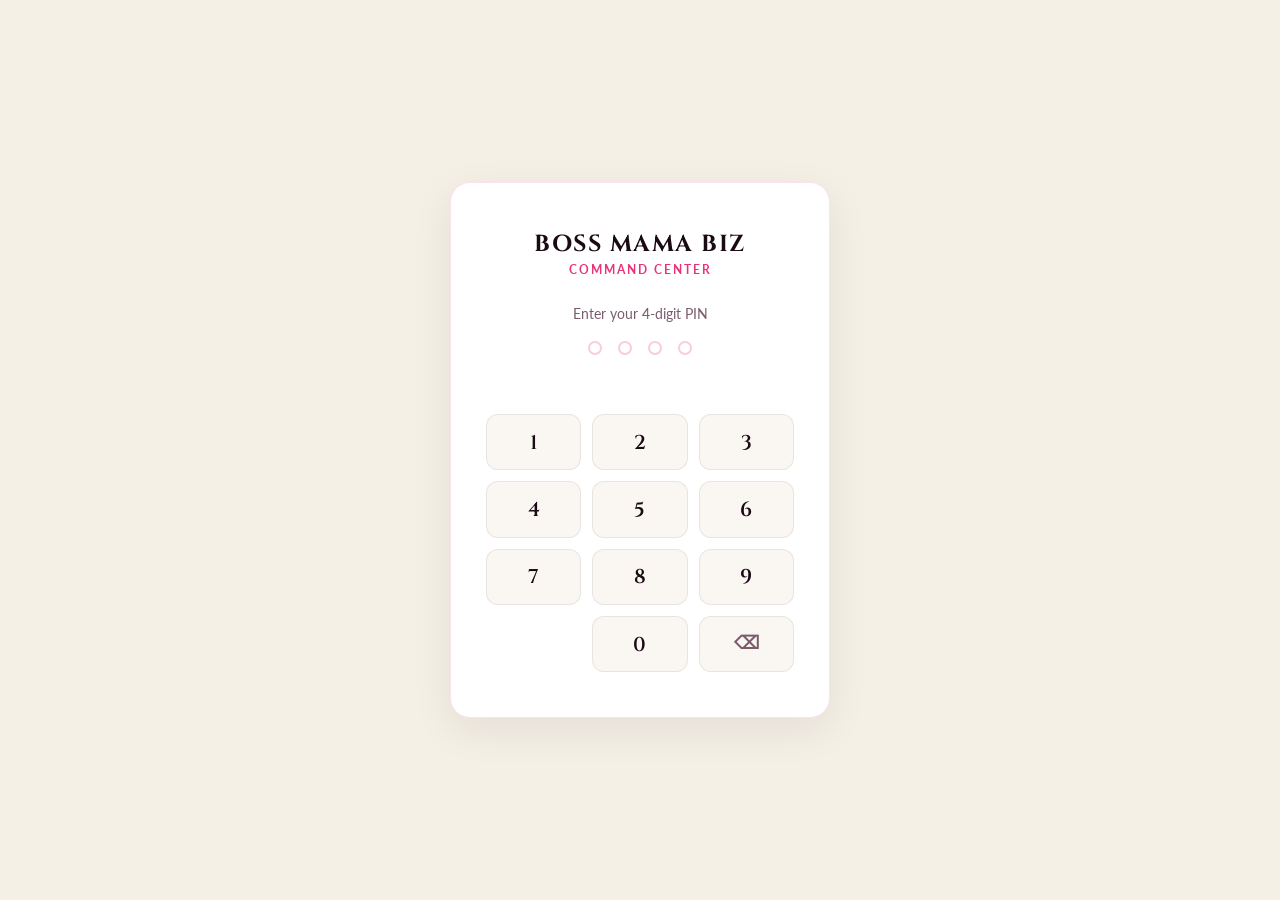
<file: admin.html>
<!DOCTYPE html>
<html lang="en">
<head>
    <meta charset="UTF-8">
    <meta name="viewport" content="width=device-width, initial-scale=1.0">
    <title>Boss Mama Biz — Command Center</title>
    <meta name="robots" content="noindex, nofollow">
    <link rel="preconnect" href="https://fonts.googleapis.com">
    <link rel="preconnect" href="https://fonts.gstatic.com" crossorigin>
    <link href="https://fonts.googleapis.com/css2?family=Cinzel:wght@600;700;800&family=Lato:ital,wght@0,300;0,400;0,700;1,400&display=swap" rel="stylesheet">
    <link rel="stylesheet" href="dashboard.css?v=2026.5">
</head>
<body>

    <!-- ===== PIN LOGIN SCREEN ===== -->
    <div id="pin-screen" class="pin-screen">
        <div class="pin-box">
            <h2 class="pin-logo-title">BOSS MAMA BIZ</h2>
            <span class="pin-logo-sub">COMMAND CENTER</span>
            
            <p class="pin-label">Enter your 4-digit PIN</p>
            <div class="pin-dots" id="pin-dots">
                <span class="pin-dot"></span>
                <span class="pin-dot"></span>
                <span class="pin-dot"></span>
                <span class="pin-dot"></span>
            </div>
            
            <p class="pin-error" id="pin-error">Incorrect PIN. Try again.</p>

            <div class="pin-keypad" id="pin-keypad">
                <button type="button" class="pin-key" data-digit="1">1</button>
                <button type="button" class="pin-key" data-digit="2">2</button>
                <button type="button" class="pin-key" data-digit="3">3</button>
                <button type="button" class="pin-key" data-digit="4">4</button>
                <button type="button" class="pin-key" data-digit="5">5</button>
                <button type="button" class="pin-key" data-digit="6">6</button>
                <button type="button" class="pin-key" data-digit="7">7</button>
                <button type="button" class="pin-key" data-digit="8">8</button>
                <button type="button" class="pin-key" data-digit="9">9</button>
                <div class="pin-key-empty"></div>
                <button type="button" class="pin-key" data-digit="0">0</button>
                <button type="button" class="pin-key pin-key-del" id="pin-delete">⌫</button>
            </div>
        </div>
    </div>

    <!-- ===== MAIN DASHBOARD CONTAINER ===== -->
    <div id="dashboard" class="dashboard hidden" style="display:flex; width:100%;">

        <!-- ── SIDEBAR (Deep Plum, Pure Typography, Icon-Free) ── -->
        <aside class="sidebar" id="sidebar">
            <div class="sidebar-brand">
                <span class="sidebar-brand-title">BOSS MAMA BIZ</span>
                <span class="sidebar-brand-tag">COMMAND CENTER</span>
            </div>

            <nav class="sidebar-nav">
                <span class="nav-label">Navigation</span>
                <a href="#overview" class="nav-link active" data-tab="overview">
                    <span>Overview</span>
                </a>
                <a href="#products" class="nav-link" data-tab="products">
                    <span>My Products</span>
                    <span class="nav-badge" id="sidebar-product-count">8</span>
                </a>
                <a href="#leads" class="nav-link" data-tab="leads">
                    <span>Leads &amp; Customers</span>
                    <span class="nav-badge" id="sidebar-lead-count">5</span>
                </a>
                <a href="#emails" class="nav-link" data-tab="emails">
                    <span>Email Sequences</span>
                </a>

                <span class="nav-label" style="margin-top:1.5rem;">Resources</span>
                <a href="#vault" class="nav-link" data-tab="vault">
                    <span>Vault &amp; Brand Assets</span>
                </a>
            </nav>

            <div class="sidebar-footer">
                <a href="index.html" class="sidebar-back-link">
                    <span>← View Live Website</span>
                </a>
                <span class="sidebar-trident-credit">Powered by Trident Flow</span>
            </div>
        </aside>

        <!-- ── MAIN WRAPPER (Warm Cream) ── -->
        <div class="main-wrapper">
            
            <!-- Sticky Top Header -->
            <header class="top-bar">
                <div style="display:flex; align-items:center; gap:1rem;">
                    <button class="mobile-nav-toggle" id="mobile-toggle" aria-label="Toggle menu">☰</button>
                    <div class="page-title-group">
                        <h1 id="page-title">Overview</h1>
                        <p id="page-subtitle">Your central hub for products, leads, and store performance.</p>
                    </div>
                </div>
                <div class="top-bar-actions">
                    <button type="button" class="btn btn-primary" onclick="openRequestModal()">
                        + Request New Product
                    </button>
                </div>
            </header>

            <main class="content-container">

                <!-- ════ TAB 1: OVERVIEW ════ -->
                <section class="tab-pane active" id="tab-overview">
                    
                    <!-- Welcome Hero Card -->
                    <div class="card" style="margin-bottom:2rem; background: linear-gradient(135deg, #FFFFFF 0%, #FAF7F2 100%);">
                        <div style="display:flex; justify-content:space-between; align-items:flex-start; flex-wrap:wrap; gap:1rem;">
                            <div>
                                <h2 style="font-size:1.6rem; margin-bottom:0.4rem;">Welcome back, Kristan</h2>
                                <p style="color:var(--text-muted); font-size:0.95rem; max-width:680px; line-height:1.5;">
                                    Your store is online and active. Below is a high-level snapshot of your 5 live offers, email delivery automations, and subscriber leads.
                                </p>
                            </div>
                            <span class="status-pill status-active">
                                System Status: Operational
                            </span>
                        </div>
                    </div>

                    <!-- 4 Quick Stats -->
                    <div class="stat-grid">
                        <div class="stat-card">
                            <span class="stat-label">Active Products</span>
                            <div class="stat-value" id="stat-products-count">8</div>
                            <span class="stat-sub">3 Direct + 5 Affiliate</span>
                        </div>
                        <div class="stat-card">
                            <span class="stat-label">Captured Leads</span>
                            <div class="stat-value" id="stat-leads-count">5</div>
                            <span class="stat-sub">Connected to Brevo</span>
                        </div>
                        <div class="stat-card">
                            <span class="stat-label">Stripe Checkout</span>
                            <div class="stat-value" style="color:var(--status-active); font-size:1.4rem; padding-top:0.4rem;">Verified Live</div>
                            <span class="stat-sub">2 Direct Payment Links</span>
                        </div>
                        <div class="stat-card">
                            <span class="stat-label">Stan Store</span>
                            <div class="stat-value" style="font-size:1.4rem; padding-top:0.4rem;">Active</div>
                            <span class="stat-sub">5 Partner Offers Synced</span>
                        </div>
                    </div>

                    <!-- Fast Action Cards -->
                    <div style="display:grid; grid-template-columns:repeat(auto-fit, minmax(280px, 1fr)); gap:1.2rem; margin-bottom:2rem;">
                        <div class="card" style="cursor:pointer;" onclick="openRequestModal()">
                            <h3 class="card-title" style="color:var(--primary); margin-bottom:0.4rem;">+ Request Another Product</h3>
                            <p style="font-size:0.88rem; color:var(--text-muted); margin-bottom:1rem;">Want to launch a new guide, template, or challenge? Click here to have Trident build the funnel blueprint for you.</p>
                            <span style="font-weight:700; font-size:0.85rem; color:var(--primary);">Open Request Form →</span>
                        </div>
                        <div class="card" style="cursor:pointer;" onclick="switchTab('products')">
                            <h3 class="card-title" style="margin-bottom:0.4rem;">Manage Live Product Links</h3>
                            <p style="font-size:0.88rem; color:var(--text-muted); margin-bottom:1rem;">Quickly view and copy your Stan Store checkout links and Google Drive deliverable folders.</p>
                            <span style="font-weight:700; font-size:0.85rem; color:var(--text-primary);">View All 5 Products →</span>
                        </div>
                        <div class="card" style="cursor:pointer;" onclick="switchTab('leads')">
                            <h3 class="card-title" style="margin-bottom:0.4rem;">View Recent Subscribers</h3>
                            <p style="font-size:0.88rem; color:var(--text-muted); margin-bottom:1rem;">Review who signed up on your site and export your subscriber list directly to a clean CSV.</p>
                            <span style="font-weight:700; font-size:0.85rem; color:var(--text-primary);">Check Leads Table →</span>
                        </div>
                    </div>

                </section>

                <!-- ════ TAB 2: MY PRODUCTS ════ -->
                <section class="tab-pane" id="tab-products">
                    
                    <!-- Clean Request Banner -->
                    <div class="request-banner">
                        <div class="request-banner-text">
                            <h3>Want to launch another product?</h3>
                            <p>Tell us your new topic, guide idea, or pricing. We’ll build your sales copy, cover mockups, and email sequence for you.</p>
                        </div>
                        <button type="button" class="btn btn-primary" onclick="openRequestModal()">
                            + Request New Product
                        </button>
                    </div>

                    <!-- Pending Requests (if any) -->
                    <div id="pending-requests-section" class="hidden" style="margin-bottom:2rem;">
                        <h3 style="font-size:1.1rem; margin-bottom:0.8rem; color:var(--status-pending);">
                            Pending Requests in Production
                        </h3>
                        <div id="pending-requests-list" style="display:flex; flex-direction:column; gap:0.8rem;"></div>
                    </div>

                    <!-- Section 1: Her Own Flagship Products (Stripe Powered) -->
                    <div style="margin-bottom:2.8rem;">
                        <div class="card-header" style="margin-bottom:1rem;">
                            <div>
                                <div style="display:flex; align-items:center; gap:0.6rem; margin-bottom:0.2rem;">
                                    <h2 style="font-size:1.4rem;">Her Own Flagship Products</h2>
                                    <span class="status-pill status-active">Stripe Connected (100% Direct Profit)</span>
                                </div>
                                <p class="card-subtitle">Kristan's proprietary digital guides and prompt banks. Connected directly to Stripe checkout and Google Drive deliverables.</p>
                            </div>
                        </div>

                        <!-- Her Own Products Grid -->
                        <div class="product-grid" id="own-products-container">
                            <!-- Populated by dashboard.js -->
                        </div>
                    </div>

                    <!-- Section 2: Recommended Partner Programs (Stan Store) -->
                    <div>
                        <div class="card-header" style="margin-bottom:1rem;">
                            <div>
                                <div style="display:flex; align-items:center; gap:0.6rem; margin-bottom:0.2rem;">
                                    <h2 style="font-size:1.4rem;">Recommended Partner Programs</h2>
                                    <span class="status-pill" style="background:#E0E7FF; color:#4338CA;">Stan Store Synced</span>
                                </div>
                                <p class="card-subtitle">Curated affiliate courses and communities hosted on Stan Store.</p>
                            </div>
                        </div>

                        <!-- Stan Store Products Grid -->
                        <div class="product-grid" id="stan-products-container">
                            <!-- Populated by dashboard.js -->
                        </div>
                    </div>
                </section>

                <!-- ════ TAB 3: LEADS & CUSTOMERS ════ -->
                <section class="tab-pane" id="tab-leads">
                    <div class="leads-table-container">
                        <div class="table-toolbar">
                            <div>
                                <h3 style="font-size:1.15rem;">Subscriber Contacts</h3>
                                <p style="font-size:0.82rem; color:var(--text-muted);">Live leads captured through your homepage forms.</p>
                            </div>
                            <div style="display:flex; gap:0.8rem; align-items:center;">
                                <input type="text" id="lead-search-input" class="table-search" placeholder="Search by name or email...">
                                <button type="button" class="btn btn-secondary btn-sm" onclick="exportLeadsCSV()">
                                    Export to CSV
                                </button>
                            </div>
                        </div>

                        <table class="leads-table">
                            <thead>
                                <tr>
                                    <th>Name</th>
                                    <th>Email</th>
                                    <th>Source / Form</th>
                                    <th>Date Added</th>
                                    <th>Status</th>
                                </tr>
                            </thead>
                            <tbody id="leads-table-body">
                                <!-- Populated by dashboard.js -->
                            </tbody>
                        </table>
                    </div>
                </section>

                <!-- ════ TAB 4: EMAIL SEQUENCES ════ -->
                <section class="tab-pane" id="tab-emails">
                    
                    <!-- How Your Email System Works Explainer Banner -->
                    <div class="card" style="margin-bottom:1.5rem; background: linear-gradient(135deg, #FFFFFF 0%, #FAF7F2 100%); border-left: 4px solid var(--primary);">
                        <div style="display:flex; justify-content:space-between; align-items:flex-start; flex-wrap:wrap; gap:1rem; margin-bottom:0.8rem;">
                            <div>
                                <h3 style="font-size:1.15rem; color:var(--text-primary); margin-bottom:0.3rem;">How Your Email Delivery &amp; Replies Work</h3>
                                <p style="font-size:0.88rem; color:var(--text-muted); line-height:1.5;">
                                    Everything runs automatically in the background. Here is exactly how subscribers receive your emails and how their questions reach you:
                                </p>
                            </div>
                            <span class="status-pill status-active">Automations Active</span>
                        </div>

                        <div style="display:grid; grid-template-columns:repeat(auto-fit, minmax(220px, 1fr)); gap:0.9rem; margin-top:0.8rem;">
                            <div style="background:var(--bg-cream-tint); padding:1rem; border-radius:10px; border:1px solid var(--border-subtle);">
                                <strong style="font-size:0.75rem; text-transform:uppercase; letter-spacing:0.8px; color:var(--primary); display:block; margin-bottom:0.35rem;">1. Instant Trigger</strong>
                                <span style="font-size:0.85rem; color:var(--text-body); line-height:1.5; display:block;">When someone enters their name and email on your website for the free guide or quiz, Brevo automatically adds them to <strong>Subscriber List #10</strong>.</span>
                            </div>

                            <div style="background:var(--bg-cream-tint); padding:1rem; border-radius:10px; border:1px solid var(--border-subtle);">
                                <strong style="font-size:0.75rem; text-transform:uppercase; letter-spacing:0.8px; color:var(--primary); display:block; margin-bottom:0.35rem;">2. 4-Part Automated Drip</strong>
                                <span style="font-size:0.85rem; color:var(--text-body); line-height:1.5; display:block;">Brevo automatically sends the 4 emails below from <strong>kristan@bossmamabiz.com</strong> (Email 1 immediately, Email 2 at 24h, Email 3 on Day 3, Email 4 on Day 5).</span>
                            </div>

                            <div style="background:var(--bg-cream-tint); padding:1rem; border-radius:10px; border:1px solid var(--border-subtle);">
                                <strong style="font-size:0.75rem; text-transform:uppercase; letter-spacing:0.8px; color:var(--primary); display:block; margin-bottom:0.35rem;">3. Inbound Routing to Gmail</strong>
                                <span style="font-size:0.85rem; color:var(--text-body); line-height:1.5; display:block;">When a subscriber clicks <em>Reply</em>, Cloudflare Email Routing immediately forwards the email straight to your private inbox: <strong>kristanoconnor559@gmail.com</strong>.</span>
                            </div>

                            <div style="background:var(--bg-cream-tint); padding:1rem; border-radius:10px; border:1px solid var(--border-subtle);">
                                <strong style="font-size:0.75rem; text-transform:uppercase; letter-spacing:0.8px; color:var(--primary); display:block; margin-bottom:0.35rem;">4. Answer from Your Phone</strong>
                                <span style="font-size:0.85rem; color:var(--text-body); line-height:1.5; display:block;">You can answer questions right from your phone or regular Gmail app—no complicated software to check. Your personal email stays private!</span>
                            </div>
                        </div>

                        <div style="margin-top:1rem; padding-top:0.8rem; border-top:1px solid var(--border-subtle); display:flex; justify-content:space-between; align-items:center; flex-wrap:wrap; gap:0.6rem;">
                            <span style="font-size:0.82rem; color:var(--text-muted);">
                                <strong>Reference Below:</strong> Review the exact copy your subscribers receive. Click <em>Read Full Email</em> to see the complete letter, or click <em>Copy</em> to quickly answer reader questions.
                            </span>
                        </div>
                    </div>

                    <div class="card" style="margin-bottom:1.5rem;">
                        <div class="card-header">
                            <div>
                                <h2 style="font-size:1.35rem;">Automated Nurture Sequence</h2>
                                <p class="card-subtitle">Below is the exact word-for-word copy sent to your subscribers over their first 5 days.</p>
                            </div>
                            <span class="status-pill status-active">Connected to List #10</span>
                        </div>
                    </div>

                    <div style="display:flex; flex-direction:column; gap:1.2rem;" id="email-sequences-container">
                        <!-- Populated dynamically by dashboard.js with full copy, subject, and copy buttons -->
                    </div>
                </section>

                <!-- ════ TAB 5: VAULT & ASSETS ════ -->
                <section class="tab-pane" id="tab-vault">
                    
                    <!-- System Stack & Connected Infrastructure Card -->
                    <div class="card" style="margin-bottom:2rem;">
                        <div class="card-header" style="margin-bottom:0.6rem;">
                            <div>
                                <h2 style="font-size:1.35rem; margin-bottom:0.3rem;">System Stack &amp; Connected Infrastructure</h2>
                                <p class="card-subtitle">The complete technology ecosystem powering your website, automations, and checkout systems.</p>
                            </div>
                            <span class="status-pill status-active">7 Services Connected</span>
                        </div>

                        <div class="system-grid">
                            
                            <!-- 1. GitHub -->
                            <div class="system-card">
                                <div>
                                    <div class="system-card-header">
                                        <div>
                                            <span class="system-tag">Source Code &amp; Deployments</span>
                                            <h3 class="system-card-title">GitHub</h3>
                                        </div>
                                        <span class="status-pill status-active">Version Controlled</span>
                                    </div>
                                    <p class="system-card-desc">
                                        Houses the complete codebase for Boss Mama Biz. Every approved update and new funnel feature is securely version-controlled and pushed live via automated hooks.
                                    </p>
                                </div>
                                <div class="system-card-footer">
                                    <span class="system-key">Repository:</span>
                                    <span class="system-val">boss-mama-biz</span>
                                </div>
                            </div>

                            <!-- 2. Cloudflare Pages & CDN -->
                            <div class="system-card">
                                <div>
                                    <div class="system-card-header">
                                        <div>
                                            <span class="system-tag">Global Hosting &amp; Security</span>
                                            <h3 class="system-card-title">Cloudflare Pages &amp; CDN</h3>
                                        </div>
                                        <span class="status-pill status-active">Production Edge</span>
                                    </div>
                                    <p class="system-card-desc">
                                        Provides enterprise-grade global edge hosting across 300+ worldwide datacenters. Ensures sub-second page loads, automated SSL encryption, and 99.99% uptime.
                                    </p>
                                </div>
                                <div class="system-card-footer">
                                    <span class="system-key">Domain:</span>
                                    <span class="system-val">bossmamabiz.com</span>
                                </div>
                            </div>

                            <!-- 3. Cloudflare Email Routing -->
                            <div class="system-card">
                                <div>
                                    <div class="system-card-header">
                                        <div>
                                            <span class="system-tag">Inbound Email Forwarder</span>
                                            <h3 class="system-card-title">Cloudflare Email Routing</h3>
                                        </div>
                                        <span class="status-pill status-active">Active Bridge</span>
                                    </div>
                                    <p class="system-card-desc">
                                        The smart mail router that intercepts emails sent to <strong>kristan@bossmamabiz.com</strong> and instantly forwards them directly to your personal Gmail inbox.
                                    </p>
                                </div>
                                <div class="system-card-footer">
                                    <span class="system-key">Destination:</span>
                                    <span class="system-val">kristanoconnor559@gmail.com</span>
                                </div>
                            </div>

                            <!-- 4. Brevo (Sendinblue) -->
                            <div class="system-card">
                                <div>
                                    <div class="system-card-header">
                                        <div>
                                            <span class="system-tag">Email CRM &amp; Automations</span>
                                            <h3 class="system-card-title">Brevo (Sendinblue)</h3>
                                        </div>
                                        <span class="status-pill status-active">List #10 Active</span>
                                    </div>
                                    <p class="system-card-desc">
                                        Manages your subscriber CRM database (List #10) and automatically delivers the 4-part email welcome &amp; nurture drip sequence when users opt in on your website.
                                    </p>
                                </div>
                                <div class="system-card-footer">
                                    <span class="system-key">Outgoing Sender:</span>
                                    <span class="system-val">kristan@bossmamabiz.com</span>
                                </div>
                            </div>

                            <!-- 5. Stripe Payments -->
                            <div class="system-card">
                                <div>
                                    <div class="system-card-header">
                                        <div>
                                            <span class="system-tag">Direct Merchant Processing</span>
                                            <h3 class="system-card-title">Stripe Payments</h3>
                                        </div>
                                        <span class="status-pill status-active">Verified Live</span>
                                    </div>
                                    <p class="system-card-desc">
                                        Processes credit card payments for your proprietary digital guides ($27 Product Creation Guide &amp; $17 Prompt Bank) with 100% direct profit deposited into your bank account.
                                    </p>
                                </div>
                                <div class="system-card-footer">
                                    <span class="system-key">Checkout Links:</span>
                                    <span class="system-val">2 Active Stripe Buy Links</span>
                                </div>
                            </div>

                            <!-- 6. Stan Store -->
                            <div class="system-card">
                                <div>
                                    <div class="system-card-header">
                                        <div>
                                            <span class="system-tag">Creator Store &amp; Affiliates</span>
                                            <h3 class="system-card-title">Stan Store</h3>
                                        </div>
                                        <span class="status-pill status-active">Storefront Synced</span>
                                    </div>
                                    <p class="system-card-desc">
                                        Hosts your recommended partner programs including Stacked by Emily, The Boss Suite, Facebook Ecosystem Strategy, PLR Vault, and The 90-Day Alignment Reset™.
                                    </p>
                                </div>
                                <div class="system-card-footer">
                                    <span class="system-key">Storefront URL:</span>
                                    <a href="https://stan.store/Kristan_Oconnor" target="_blank" class="system-val" style="color:var(--primary); font-weight:700;">stan.store/Kristan_Oconnor ↗</a>
                                </div>
                            </div>

                            <!-- 7. Google Drive -->
                            <div class="system-card">
                                <div>
                                    <div class="system-card-header">
                                        <div>
                                            <span class="system-tag">Asset Storage &amp; Fulfillment</span>
                                            <h3 class="system-card-title">Google Drive</h3>
                                        </div>
                                        <span class="status-pill status-active">Cloud Storage</span>
                                    </div>
                                    <p class="system-card-desc">
                                        High-reliability cloud storage hosting customer PDF deliverables and prompt bank workbooks with instant view and download access embedded in confirmation emails.
                                    </p>
                                </div>
                                <div class="system-card-footer">
                                    <span class="system-key">Fulfillment:</span>
                                    <span class="system-val">Instant PDF Access</span>
                                </div>
                            </div>

                        </div>
                    </div>

                    <!-- Brand Guidelines & Colors Card -->
                    <div class="card" style="margin-bottom:2rem;">
                        <h2 style="font-size:1.35rem; margin-bottom:0.4rem;">Brand Guidelines &amp; Colors</h2>
                        <p class="card-subtitle" style="margin-bottom:1.5rem;">Your official brand specifications for graphics, social posts, and templates.</p>

                        <div style="display:grid; grid-template-columns:repeat(auto-fit, minmax(200px, 1fr)); gap:1.2rem;">
                            <!-- Color 1 -->
                            <div style="background:var(--bg-cream-tint); padding:1rem; border-radius:12px; border:1px solid var(--border-subtle);">
                                <div style="height:44px; background:#E8327A; border-radius:8px; margin-bottom:0.8rem;"></div>
                                <strong style="font-size:0.9rem; display:block; color:var(--text-primary);">Signature Pink</strong>
                                <span style="font-size:0.82rem; color:var(--text-muted);">#E8327A</span>
                            </div>
                            <!-- Color 2 -->
                            <div style="background:var(--bg-cream-tint); padding:1rem; border-radius:12px; border:1px solid var(--border-subtle);">
                                <div style="height:44px; background:#F5F0E6; border:1px solid rgba(0,0,0,0.1); border-radius:8px; margin-bottom:0.8rem;"></div>
                                <strong style="font-size:0.9rem; display:block; color:var(--text-primary);">Warm Cream</strong>
                                <span style="font-size:0.82rem; color:var(--text-muted);">#F5F0E6</span>
                            </div>
                            <!-- Color 3 -->
                            <div style="background:var(--bg-cream-tint); padding:1rem; border-radius:12px; border:1px solid var(--border-subtle);">
                                <div style="height:44px; background:#160D1A; border-radius:8px; margin-bottom:0.8rem;"></div>
                                <strong style="font-size:0.9rem; display:block; color:var(--text-primary);">Deep Plum</strong>
                                <span style="font-size:0.82rem; color:var(--text-muted);">#160D1A</span>
                            </div>
                            <!-- Color 4 -->
                            <div style="background:var(--bg-cream-tint); padding:1rem; border-radius:12px; border:1px solid var(--border-subtle);">
                                <div style="height:44px; background:#C9A84C; border-radius:8px; margin-bottom:0.8rem;"></div>
                                <strong style="font-size:0.9rem; display:block; color:var(--text-primary);">Honey Gold</strong>
                                <span style="font-size:0.82rem; color:var(--text-muted);">#C9A84C</span>
                            </div>
                        </div>
                    </div>

                    <!-- Typography & Quick Reference Links Card -->
                    <div class="card">
                        <h2 style="font-size:1.35rem; margin-bottom:0.4rem;">Typography &amp; Connected Links</h2>
                        <p class="card-subtitle" style="margin-bottom:1.2rem;">Quick reference for your font families and external accounts.</p>
                        
                        <div style="display:flex; flex-direction:column; gap:0.8rem;">
                            <div class="product-link-row">
                                <span class="product-link-title">Headings Font</span>
                                <span style="color:var(--text-muted);">Cinzel (Serif, Bold)</span>
                            </div>
                            <div class="product-link-row">
                                <span class="product-link-title">Body Font</span>
                                <span style="color:var(--text-muted);">Lato (Sans-Serif, Clean)</span>
                            </div>
                            <div class="product-link-row">
                                <span class="product-link-title">Stan Store Profile</span>
                                <a href="https://stan.store/Kristan_Oconnor" target="_blank" style="font-weight:700;">stan.store/Kristan_Oconnor ↗</a>
                            </div>
                            <div class="product-link-row">
                                <span class="product-link-title">Business Email</span>
                                <span style="color:var(--text-primary); font-weight:700;">kristan@bossmamabiz.com</span>
                            </div>
                            <div class="product-link-row">
                                <span class="product-link-title">Forwarded To Gmail</span>
                                <span style="color:var(--text-primary); font-weight:700;">kristanoconnor559@gmail.com</span>
                            </div>
                            <div class="product-link-row">
                                <span class="product-link-title">Email Routing</span>
                                <span style="color:var(--status-active); font-weight:700;">Cloudflare Email Routing (Active)</span>
                            </div>
                            <div class="product-link-row">
                                <span class="product-link-title">Hosting Platform</span>
                                <span style="color:var(--text-muted);">Cloudflare Pages (SSL Secured)</span>
                            </div>
                        </div>
                    </div>
                </section>

            </main>
        </div>
    </div>

    <!-- ===== REQUEST NEW PRODUCT MODAL ===== -->
    <div id="request-modal" class="modal-overlay">
        <div class="modal-box">
            <div class="modal-header">
                <h3 style="font-size:1.25rem;">Request a New Product / Funnel</h3>
                <button type="button" class="modal-close" onclick="closeRequestModal()">&times;</button>
            </div>
            <p style="font-size:0.88rem; color:var(--text-muted); margin-bottom:1.2rem;">
                Let Trident build your next offer. Fill out these quick details and we will prepare the copy, mockups, and email delivery for you.
            </p>
            
            <form id="product-request-form" onsubmit="handleRequestSubmit(event)">
                <div class="form-group">
                    <label class="form-label">Product or Offer Title</label>
                    <input type="text" id="req-title" class="form-input" placeholder="e.g. 5-Day Meal Prep Routine for Busy Moms" required>
                </div>

                <div class="form-group">
                    <label class="form-label">Offer Type &amp; Price</label>
                    <select id="req-price" class="form-select">
                        <option value="Free Lead Magnet ($0)">Free Lead Magnet ($0)</option>
                        <option value="Starter Guide ($27)">Starter Guide ($27)</option>
                        <option value="Core Offer ($47 - $97)">Core Offer ($47 - $97)</option>
                        <option value="High-Ticket / Mastermind ($297+)">High-Ticket / Mastermind ($297+)</option>
                    </select>
                </div>

                <div class="form-group">
                    <label class="form-label">What is the core topic &amp; who is it for?</label>
                    <textarea id="req-description" class="form-textarea" rows="3" placeholder="Briefly describe what problem this solves for your audience..." required></textarea>
                </div>

                <div class="form-group">
                    <label class="form-label">Any Drive Link or Notes (Optional)</label>
                    <input type="url" id="req-link" class="form-input" placeholder="https://drive.google.com/...">
                </div>

                <div style="display:flex; justify-content:flex-end; gap:0.8rem; margin-top:1.5rem;">
                    <button type="button" class="btn btn-secondary" onclick="closeRequestModal()">Cancel</button>
                    <button type="submit" class="btn btn-primary">Submit Request to Trident</button>
                </div>
            </form>
        </div>
    </div>

    <!-- ===== EMAIL PREVIEW MODAL ===== -->
    <div id="email-preview-modal" class="modal-overlay">
        <div class="modal-box modal-lg">
            <div class="modal-header">
                <div>
                    <span id="modal-email-timing" class="status-pill status-active" style="font-size:0.75rem; margin-bottom:0.4rem; display:inline-block;">Email 1 • Immediate Delivery</span>
                    <h3 id="modal-email-title" style="font-size:1.3rem;">Your Free Guide + Welcome</h3>
                </div>
                <button type="button" class="modal-close" onclick="closeEmailModal()">&times;</button>
            </div>

            <div class="email-letter-preview">
                <div class="email-letter-header">
                    <div><strong>From:</strong> Kristan O'Connor &lt;kristan@bossmamabiz.com&gt;</div>
                    <div><strong>Subject:</strong> <span id="modal-email-subject" style="color:var(--primary); font-weight:700;"></span></div>
                    <div><strong>Target Audience:</strong> <span id="modal-email-target" style="color:var(--text-muted);">All New Opt-ins &amp; Customers</span></div>
                </div>
                <div class="email-letter-body" id="modal-email-body"></div>
            </div>

            <div style="display:flex; justify-content:space-between; align-items:center; flex-wrap:wrap; gap:0.8rem; margin-top:1.2rem;">
                <span style="font-size:0.82rem; color:var(--text-muted);">Automated via Brevo List #10</span>
                <div style="display:flex; gap:0.6rem;">
                    <button type="button" class="btn btn-secondary" onclick="closeEmailModal()">Close</button>
                    <button type="button" class="btn btn-primary" id="btn-copy-modal-email" onclick="copyCurrentModalEmail()">
                        Copy Full Email Text
                    </button>
                </div>
            </div>
        </div>
    </div>

    <!-- Toast Notification -->
    <div id="toast" class="toast">Action completed successfully</div>

    <script src="dashboard.js?v=2026.4"></script>
</body>
</html>
</file>
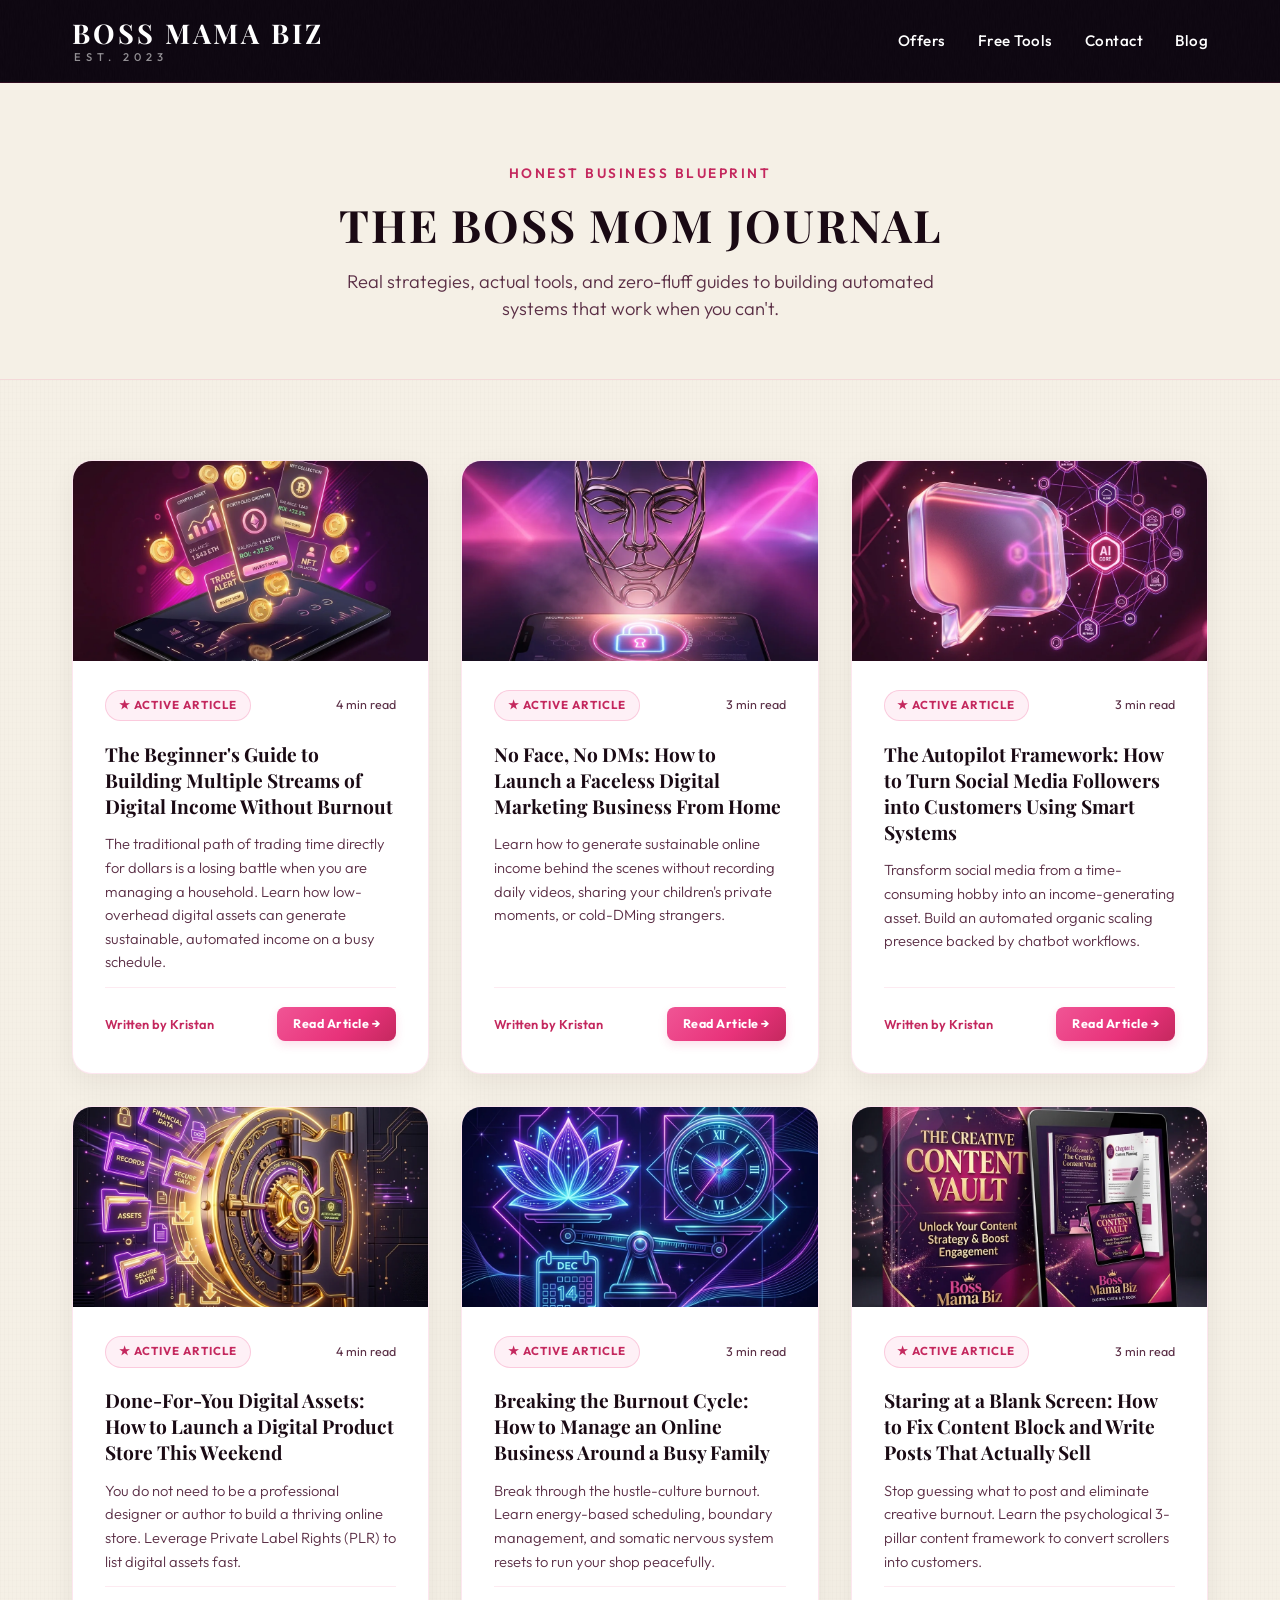
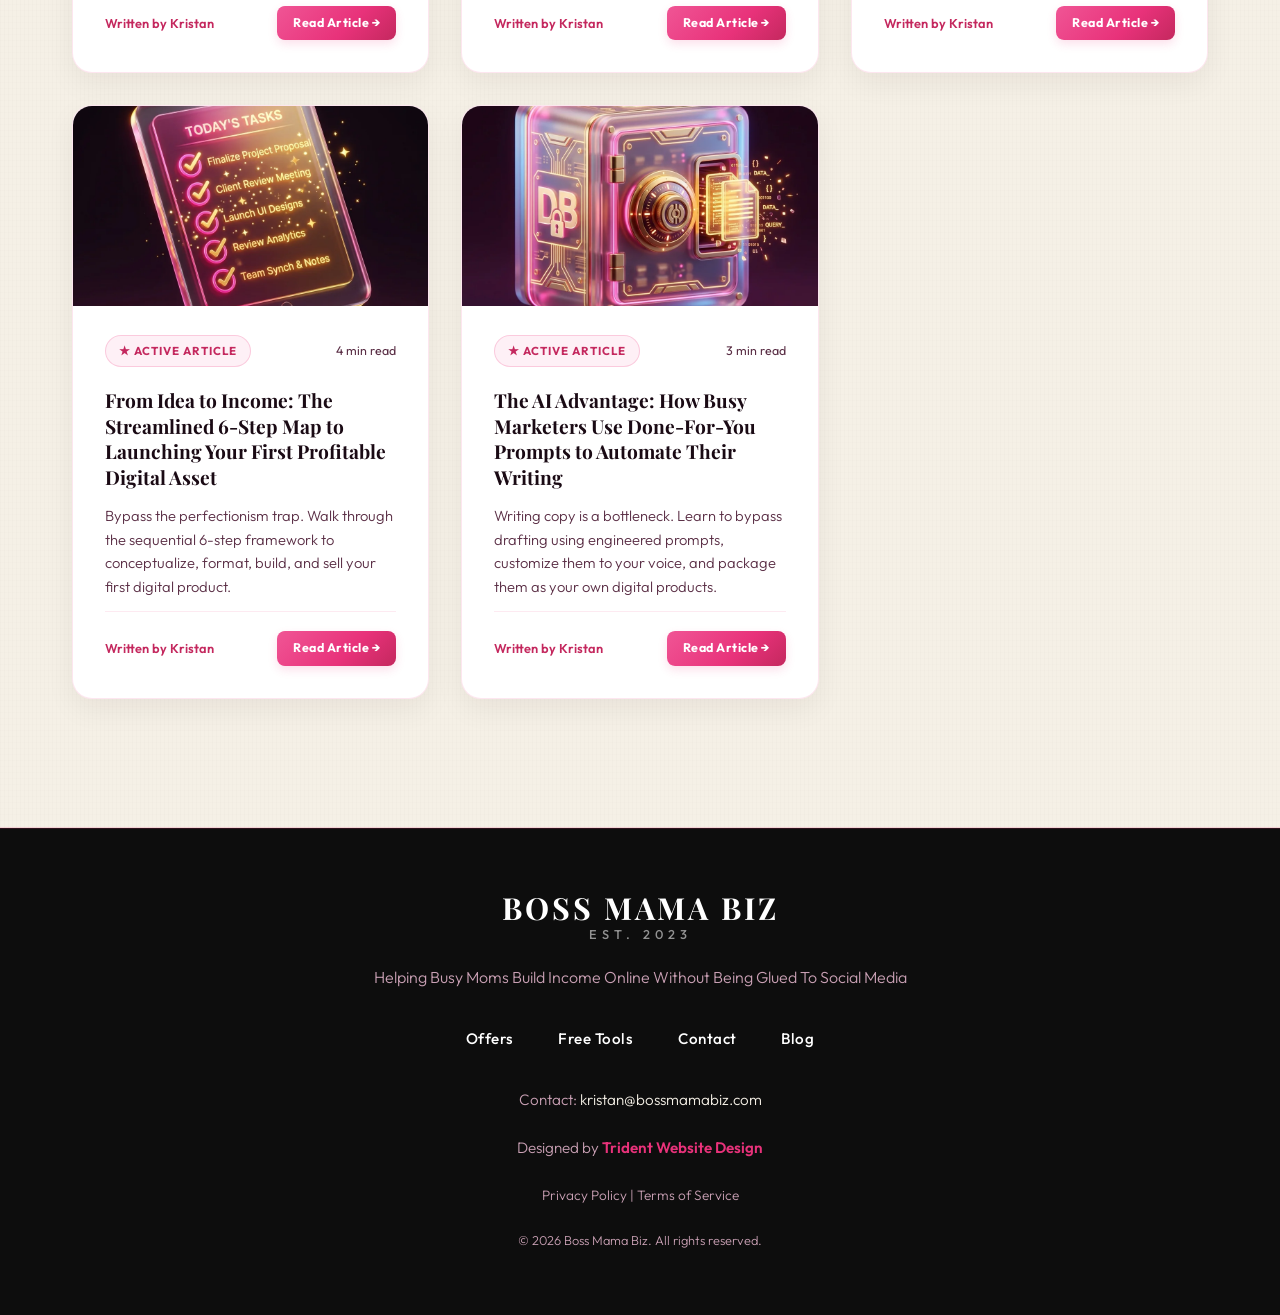
<file: article.html>
<!DOCTYPE html>
<html lang="en">
<head>
    <meta charset="UTF-8">
    <meta name="viewport" content="width=device-width, initial-scale=1.0">

    <!-- ===== STEP 1: EARLY IN-APP BROWSER PROBE (ZERO LAYOUT FLASH) ===== -->
    <script>
      (function() {
        var ua = navigator.userAgent || navigator.vendor || window.opera || '';
        var isIAB = /FBAN|FBAV|FB_IAB|FBSS|Orca|Messenger|Instagram|TikTok|musical_ly|Line|Twitter|Snapchat|Pinterest/i.test(ua) || 
                    (/\bAndroid\b/i.test(ua) && (/\bwv\b/i.test(ua) || /Version\/[0-9]/i.test(ua)));
        if (!isIAB) return;
        document.documentElement.classList.add('in-app-messenger');
      })();
    </script>
    <title>Read Article — Boss Mama Biz</title>
    <meta property="og:type" content="article">
    <meta property="og:site_name" content="Boss Mama Biz">
    <meta property="og:image" content="https://bossmamabiz.com/images/og-share.jpg">
    <meta property="og:image:width" content="1200">
    <meta property="og:image:height" content="630">
    <meta name="twitter:card" content="summary_large_image">
    <meta name="twitter:image" content="https://bossmamabiz.com/images/og-share.jpg">
    <link rel="preconnect" href="https://fonts.googleapis.com">
    <link rel="preconnect" href="https://fonts.gstatic.com" crossorigin>
    <link href="https://fonts.googleapis.com/css2?family=Outfit:wght@300;400;500;600;700;800&family=Playfair+Display:ital,wght@0,600;0,700;1,400&display=swap" rel="stylesheet">
    <link rel="icon" type="image/svg+xml" href="favicon.svg">
    <link rel="apple-touch-icon" href="images/icon-192.png">
    <link rel="manifest" href="manifest.json">
    <meta name="theme-color" content="#E8327A">
    <link rel="stylesheet" href="style.css?v=25.0">
</head>
<body style="background: var(--bg-dark); color: var(--text-main); font-family: var(--font-body); min-height: 100vh; display: flex; flex-direction: column;">

    <!-- ===== NAVIGATION ===== -->
    <nav class="nav-bar">
        <div class="container nav-container">
            <a href="index.html" style="text-decoration: none;" class="logo-wrapper">
                <span class="logo-text">BOSS MAMA BIZ</span>
                <span class="logo-sub">EST. 2023</span>
            </a>
            <div class="nav-links-desktop">
                <a href="index.html#offers" class="nav-link">Offers</a>
                <a href="index.html#tools" class="nav-link">Free Tools</a>
                <a href="index.html#contact" class="nav-link">Contact</a>
                <a href="blog.html" class="nav-link">Blog</a>
            </div>
            <button class="hamburger-btn" aria-label="Toggle Navigation" onclick="document.getElementById('mobile-menu').classList.toggle('active')">
                <i class="ph ph-list"></i>
            </button>
        </div>
        <div class="mobile-menu" id="mobile-menu">
            <a href="index.html#offers" class="mobile-menu-link">Offers</a>
            <a href="index.html#tools" class="mobile-menu-link">Free Tools</a>
            <a href="index.html#contact" class="mobile-menu-link">Contact</a>
            <a href="blog.html" class="mobile-menu-link">Blog</a>
        </div>
    </nav>

    <!-- ===== BLOG HERO (Cream Theme) ===== -->
    <header style="padding: 5rem 0 3.5rem; text-align: center; background-color: #F5F0E6; border-bottom: 1px solid rgba(232, 50, 122, 0.12); color: #1A0A14;">
        <div class="container">
            <div style="font-family: var(--font-body); font-size: 0.85rem; font-weight: 600; text-transform: uppercase; letter-spacing: 2.5px; color: #C4285E; margin-bottom: 0.8rem;">Honest Business Journal</div>
            <h1 style="font-family: var(--font-heading); font-size: 2.8rem; line-height: 1.2; color: #1A0A14; text-transform: uppercase; letter-spacing: 2px;">The Boss Mom Journal</h1>
            <p style="color: #5A2E45; font-size: 1.15rem; max-width: 600px; margin: 1rem auto 0; font-weight: 300; line-height: 1.5;">Real strategies, actual tools, and zero-fluff guides to building automated systems that work when you can't.</p>
        </div>
    </header>

    <!-- ===== ARTICLE CONTENT (Cream Theme Background) ===== -->
    <main style="flex: 1; padding: 4rem 0 8rem; background-color: #F5F0E6 !important; background-image: repeating-linear-gradient(90deg, rgba(26, 10, 20, 0.012) 0px, rgba(26, 10, 20, 0.012) 1px, rgba(245, 240, 230, 0) 1px, rgba(245, 240, 230, 0) 4px), repeating-linear-gradient(0deg, rgba(26, 10, 20, 0.006) 0px, rgba(26, 10, 20, 0.006) 1px, rgba(245, 240, 230, 0) 1px, rgba(245, 240, 230, 0) 6px); border-bottom: 1px solid rgba(232, 50, 122, 0.15); color: #1A0A14;">
        <div class="container" style="max-width: 800px;">
            
            <!-- Back to Journal -->
            <a href="blog.html" style="color: var(--primary); text-decoration: none; font-weight: 700; margin-bottom: 2rem; display: inline-flex; align-items: center; gap: 0.5rem; font-size: 0.95rem;">
                <i class="ph ph-arrow-left"></i> Back to Journal
            </a>

            <!-- Article Details Header -->
            <div style="text-align: left; margin-bottom: 2rem;">
                <div style="display: flex; align-items: center; gap: 0.8rem; margin-bottom: 0.8rem;">
                    <span style="background: rgba(232, 50, 122, 0.08); border: 1px solid rgba(232, 50, 122, 0.3); color: #C4285E; font-size: 0.72rem; font-weight: 700; padding: 0.35rem 0.8rem; border-radius: 20px; text-transform: uppercase; letter-spacing: 1px;">★ Published Article</span>
                    <span id="article-readtime" style="font-size: 0.82rem; color: #5A2E45; display: flex; align-items: center; gap: 0.3rem;"><i class="ph ph-clock"></i> 3 min read</span>
                </div>
                <h1 id="article-title" style="font-family: var(--font-heading); font-size: 2.3rem; color: #1A0A14; line-height: 1.25; font-weight: 700; margin: 0.5rem 0 1rem;">Article Title</h1>
                <div style="display: flex; align-items: center; justify-content: space-between; font-size: 0.9rem; color: #5A2E45; border-bottom: 1px solid rgba(232, 50, 122, 0.12); padding-bottom: 0.8rem; margin-top: 1rem;">
                    <span>By Kristan O'Connor <i class="ph-fill ph-seal-check" style="color:var(--primary); font-size:1.1rem; margin-left:2px; vertical-align:middle;"></i></span>
                    <span id="article-date">Date</span>
                </div>
            </div>

            <!-- Big Cover Illustration -->
            <div style="width: 100%; max-width: 650px; height: 320px; overflow: hidden; border-radius: 20px; margin: 2rem auto; border: 1px solid rgba(232, 50, 122, 0.15); box-shadow: 0 10px 30px rgba(26,10,20,0.1); background:#130716;">
                <img id="article-image" src="" style="width: 100%; height: 100%; object-fit: cover;">
            </div>

            <!-- Full Article Content Body -->
            <div id="article-content" style="text-align: left; line-height: 1.8; font-size: 1.08rem; color: #3d2030;">
                <!-- Full article content goes here -->
            </div>

            <!-- Back to Journal (Bottom with 3 CTAs) -->
            <div style="margin-top: 4rem; border-top: 1px solid rgba(232, 50, 122, 0.1); padding-top: 2.5rem; text-align: center; display:flex; flex-direction:column; align-items:center; gap:1.5rem;">
                <p style="font-family: var(--font-heading); color: #C4285E; font-size: 1.25rem; font-weight: 700; margin: 0;">What is your next step?</p>
                <div style="display:flex; gap:1.2rem; flex-wrap:wrap; justify-content:center; width:100%;">
                    
                    <!-- CTA 1: Back to Journal -->
                    <a href="blog.html" class="btn btn-secondary" style="border-color:#C4285E; color:#C4285E; padding:0.8rem 1.5rem; font-size:0.9rem; font-weight:700; display:flex; align-items:center; gap:0.4rem; border-radius:8px;">
                        <i class="ph ph-arrow-left"></i> Back to Journal
                    </a>

                    <!-- CTA 2: Energy Qualifier -->
                    <a href="index.html#quiz" class="btn btn-secondary" style="border-color:#C4285E; color:#C4285E; padding:0.8rem 1.5rem; font-size:0.9rem; font-weight:700; display:flex; align-items:center; gap:0.4rem; background:rgba(232, 50, 122, 0.02); border-radius:8px;">
                        <i class="ph ph-lightning"></i> Take Energy Qualifier
                    </a>

                    <!-- CTA 3: Target Offer (Dynamic) -->
                    <a id="article-cta-offer" href="" target="_blank" rel="noopener noreferrer" class="btn btn-primary" style="box-shadow: 0 4px 15px rgba(232, 50, 122, 0.25); padding:0.8rem 1.8rem; font-size:0.9rem; font-weight:700; display:flex; align-items:center; gap:0.4rem; border-radius:8px; display:none;">
                        <span id="article-cta-offer-text">Access Recommended Offer</span> <i class="ph ph-arrow-square-out"></i>
                    </a>
                    
                </div>
            </div>

        </div>
    </main>

    <!-- ===== FOOTER ===== -->
    <footer style="border-top: 1px solid var(--border-color); padding: 4rem 0; text-align: center; background: var(--bg-dark); margin-top: auto;">
        <div class="container" style="display:flex;flex-direction:column;align-items:center;gap:1.5rem;">
            <a href="index.html" class="logo-wrapper" style="display:flex;flex-direction:column;align-items:center;gap:0.3rem;line-height:1;margin:0;text-decoration:none;">
                <span class="logo-text" style="font-family:var(--font-heading);font-size:1.9rem;font-weight:700;text-transform:uppercase;letter-spacing:3px;color:#ffffff;">BOSS MAMA BIZ</span>
                <span style="font-family:var(--font-body);font-size:0.8rem;font-weight:500;text-transform:uppercase;letter-spacing:5px;color:rgba(255,255,255,0.55);">EST. 2023</span>
            </a>
            <p style="margin:0;font-size:1rem;">Helping Busy Moms Build Income Online Without Being Glued To Social Media</p>

            <!-- Footer Navigation Menu -->
            <div class="footer-nav-links">
                <a href="index.html#offers" class="footer-nav-link">Offers</a>
                <a href="index.html#tools" class="footer-nav-link">Free Tools</a>
                <a href="index.html#contact" class="footer-nav-link">Contact</a>
                <a href="blog.html" class="footer-nav-link">Blog</a>
            </div>

            <p style="margin:0;font-size:0.95rem;color:var(--text-muted);">Contact: <a href="mailto:kristan@bossmamabiz.com" style="color:var(--text-main);text-decoration:none;" onmouseover="this.style.color='var(--primary)'" onmouseout="this.style.color='var(--text-main)'">kristan@bossmamabiz.com</a></p>
            <p style="margin:0;font-size:0.95rem;color:var(--text-muted);">Designed by <a href="https://tridentwebsitedesign.com" target="_blank" rel="noopener noreferrer" style="color:var(--primary);text-decoration:none;font-weight:600;" onmouseover="this.style.color='#fff3d1'" onmouseout="this.style.color='var(--primary)'">Trident Website Design</a></p>
            <p style="margin:0;font-size:0.85rem;color:var(--text-muted);"><a href="privacy.html" style="color:var(--text-muted);text-decoration:none;" onmouseover="this.style.color='#fff'" onmouseout="this.style.color='var(--text-muted)'">Privacy Policy</a> | <a href="terms.html" style="color:var(--text-muted);text-decoration:none;" onmouseover="this.style.color='#fff'" onmouseout="this.style.color='var(--text-muted)'">Terms of Service</a></p>
            <p style="color:var(--text-muted);font-size:0.8rem;margin:0;">&copy; 2026 Boss Mama Biz. All rights reserved.</p>
        </div>
    </footer>

    <!-- ===== ARTICLE LOADER SCRIPT ===== -->
    <script>
        const FALLBACK_ARTICLES = [
            {
                id: "1784347819200",
                title: "The Beginner's Guide to Building Multiple Streams of Digital Income Without Burnout",
                summary: "The traditional path of trading time directly for dollars is a losing battle when you are managing a household. Learn how low-overhead digital assets can generate sustainable, automated income on a busy schedule.",
                date: "2026-07-19",
                readtime: 4,
                image: "images/blog-streams.png",
                ctaText: "Stacked Sneak Peek →",
                ctaUrl: "https://stan.store/Kristan_Oconnor/p/the-stacked-sneak-peek-qukh6f7x",
                content: `Let’s face it: the traditional path of trading time directly for dollars is a losing battle when you are managing a household. Between family schedules, school runs, and daily responsibilities, there simply aren't enough hours in the day to take on a second conventional job. Yet, relying on a single source of income in today's economy can feel incredibly precarious.<br><br>For many beginners, the solution seems obvious: start an online business. But if you look at the standard advice out there, it usually involves highly complex business models, massive upfront investment, or hours spent building an audience from scratch.<br><br>The secret to sustainable financial freedom isn’t working twenty hours a day on a single, massive project. It is building diversified, low-overhead digital income streams that fit into the pockets of your existing schedule.<br><br><h3>Why the "Single Income" Framework Fails Busy Families</h3>Most traditional business models demand an infinite amount of time before you ever see a return. If you start a business that requires physical inventory, manual shipping, or constant client consultation, you haven't created freedom—you’ve just built another demanding job.<br><br>When your time is already fractured by family commitments, you need a model that operates under three strict rules:<ul><li><strong>Zero Inventory:</strong> You should never have to buy, store, or ship physical items.</li><li><strong>Low Overhead:</strong> The entry barrier must be financially accessible, allowing you to start without risking the family budget.</li><li><strong>High Scalability:</strong> The asset should be built or set up once, then left to run with minimal daily maintenance.</li></ul>By shifting your focus from a single, high-stress job to multiple, small digital assets, you spread your financial risk and protect your energy from burnout.<br><br><h3>The Shift to Low-Overhead Digital Assets</h3>The biggest hurdle for beginners is the belief that they need to be a software developer, a professional writer, or a tech expert to sell anything online. In reality, the modern digital economy allows you to leverage existing platforms and frameworks to generate income without creating products entirely from scratch.<br><br>Instead of spending months trying to invent something completely new, successful digital marketers look for existing market demand and use established pathways to fulfill it.<br><br><h3>4 Accessible Digital Income Streams for Beginners</h3>If you are starting from absolute zero, here are four of the most reliable, beginner-friendly digital paths that require zero prior tech experience:<br><br><strong>1. Amazon Customer Reviews</strong><br>Brands are constantly looking for authentic video feedback on the products they sell. Through specialized reviewer programs, everyday consumers can upload brief, honest video reviews of items they already use. When shoppers watch those videos on a product page and make a purchase, the reviewer earns a percentage of the sale.<br><br><strong>2. User-Generated Content (UGC)</strong><br>Unlike traditional influencers who need hundreds of thousands of followers, UGC creators don’t need a following at all. Brands pay regular people to film simple, relatable videos using their products for advertisements. You get paid for the content creation itself, not for broadcasting it to your own personal network.<br><br><strong>3. Print on Demand (POD)</strong><br>With print on demand, you create simple text or graphic designs and upload them to online marketplaces. When a customer orders a shirt, mug, or notebook with your design, a third-party manufacturer prints and ships it automatically. You collect the profit margin without ever touching the merchandise.<br><br><strong>4. Digital Storefronts & E-Templates</strong><br>People actively search platforms like Etsy every day for digital planners, budgeting trackers, checklists, and organizational templates. Because these files are completely digital, once you upload the design to your shop, the platform handles the delivery automatically every single time someone purchases.<br><br><h3>Moving From Overwhelm to Execution</h3>The reason most people fail to establish a second income stream isn't a lack of ambition—it is a lack of a clear, sequential map. Trying to piece together random tutorials from YouTube often leads to conflicting advice, technical frustration, and ultimate abandonment.<br><br>To make multiple income streams work around a busy schedule, you don't need a business degree; you just need a structured framework that walks you through the setup process of each asset, step by step.<br><br><strong>Ready to find your path?</strong><br>Scroll down to take our 60-second interactive energy qualifier, or click below to access the ultimate budget-friendly roadmap to 14 distinct digital income streams inside Stacked by Emily.`
            },
            {
                id: "1784347819300",
                title: "No Face, No DMs: How to Launch a Faceless Digital Marketing Business From Home",
                summary: "Learn how to generate sustainable online income behind the scenes without recording daily videos, sharing your children's private moments, or cold-DMing strangers.",
                date: "2026-07-15",
                readtime: 3,
                image: "images/blog-faceless.png",
                ctaText: "Boss Suite Sneak Peek →",
                ctaUrl: "https://stan.store/Kristan_Oconnor/p/bosssuite-sneak-peek",
                content: `For a lot of moms, the idea of building an online income sounds incredible until they look at what it actually takes to get noticed on modern social media. The standard advice is almost always the same: you need to record daily videos of your life, dance on camera for the algorithms, share your children’s private moments, or slide into the direct messages of complete strangers to pitch products.<br><br>If that makes you hesitate, you are not alone. Protecting your family’s privacy and maintaining personal boundaries doesn't mean you are cut off from building a successful digital business.<br><br>There is an entire segment of the digital marketing industry that operates entirely behind the scenes. It is called faceless digital marketing, and it is quickly becoming the preferred blueprint for introverted or privacy-conscious parents who want to generate income without sacrificing their anonymity.<br><br><h3>The Misconception of the "Online Influencer"</h3>The biggest myth keeping people from starting an online business is that you have to become a public figure or a lifestyle influencer to make a sale.<br><br>When your personal identity is the product, your business demands constant visibility. You are forced to stay glued to a screen, monitoring comments, chasing viral trends, and managing a public persona. For a busy parent, this model creates a secondary loop of exhaustion that mimics a traditional corporate job.<br><br>Faceless digital marketing flips this dynamic completely. Instead of selling yourself, you sell solutions. The focus shifts entirely away from who you are and places it directly on what your target audience needs.<br><br><h3>How Faceless Marketing Works on Autopilot</h3>A faceless business is built around a specific theme, interest, or digital product niche rather than a personal face or name. The mechanics are clean and straightforward:<ul><li><strong>Aesthetic Content:</strong> Instead of filming yourself, you use high-quality B-roll video, clean typography, text overlays, and relatable messaging to capture attention.</li><li><strong>High-Intent Target Traffic:</strong> Your content speaks directly to a specific problem. Because the message is highly focused, it naturally attracts the exact people who are actively looking for a solution.</li><li><strong>Automated Backend Routing:</strong> When an interested user interacts with your content, they are automatically guided to a secure landing page. Simple background programs handle the product delivery, payments, and follow-ups.</li></ul>Because the brand relies on a system rather than a person, the storefront remains open and functional 24/7, whether you are running errands, sleeping, or focused entirely on your family.<br><br><h3>Bypassing the Technical Learning Curve</h3>While the concept of faceless marketing is simple, trying to piece the technical infrastructure together by yourself can feel completely isolating. Many beginners get stuck trying to choose the right niche, build a website, or write copy that actually converts.<br><br>You do not need to figure this out through trial and error. The fastest way to scale a faceless business is to plug into an established ecosystem that provides pre-built frameworks, vetted blueprints, and daily community support.<br><br>When you have access to a network of thousands of other parents running the exact same models, you eliminate the guesswork and gain immediate clarity on what is working in the market right now.<br><br><strong>Ready to find your path?</strong><br>Scroll down to take our 60-second interactive energy qualifier, or click below to join over 18,000 members inside The Boss Suite to unlock your comprehensive faceless growth hub and daily live coaching.`
            },
            {
                id: "1784347819400",
                title: "The Autopilot Framework: How to Turn Social Media Followers into Customers Using Smart Systems",
                summary: "Transform social media from a time-consuming hobby into an income-generating asset. Build an automated organic scaling presence backed by chatbot workflows.",
                date: "2026-07-19",
                readtime: 3,
                image: "images/blog-autopilot.png",
                ctaText: "FES Sneak Peek →",
                ctaUrl: "https://stan.store/Kristan_Oconnor/p/preview-inside-fes",
                content: `If you are trying to grow an online business, you have likely been told that you need to show up on social media every single day. So, you spend your limited free time creating posts, tracking trends, and sharing content. But at the end of the month, you look at your bank account and realize you are making exactly zero dollars for your efforts.<br><br>Even worse, when someone does show interest, you are stuck spending hours inside your direct messages manually pitching your offer, answering basic questions, and trying to close a sale while managing your household.<br><br>Chasing leads in the DMs isn't a sustainable strategy for a busy parent. The secret to transforming social media from a time-consuming hobby into an income-generating asset isn't posting more frequently—it is building an automated framework that handles the conversation for you.<br><br><h3>The Exhaustion of Manual Social Selling</h3>Most people treat social media like a digital billboard, hoping that if they post enough times, someone will eventually buy. When a prospect finally comments or sends a message, the business owner drops everything to reply manually.<br><br>This manual approach introduces three distinct bottlenecks:<ul><li><strong>The Availability Trap:</strong> If a potential customer messages you while you are putting the kids to bed or grocery shopping, they expect an immediate response. If you take hours to reply, the momentum is lost.</li><li><strong>The Inconsistency Problem:</strong> When your energy is split between your family and your business, the quality of your sales pitches fluctuates based on how tired you are.</li><li><strong>The Time Ceiling:</strong> There are only so many hours you can physically spend typing out responses in Messenger before you completely run out of time and energy.</li></ul>To build true leverage, your social media presence must be backed by a system that answers questions, delivers details, and processes transactions completely on autopilot.<br><br><h3>Aligning Your Digital Ecosystem for Organic Sales</h3>An automated social strategy relies on turning your personal profile and community spaces into a structured, self-sustaining ecosystem. Instead of a random collection of posts, your entire presence should act as a guided path for a visitor.<br><br>This ecosystem consists of a fully optimized profile that clearly states what you do, interactive community groups where interested prospects can gather, and smart backend communication tools. When these pieces are aligned, your social media profiles stop being a destination for mindless scrolling and start acting as a consistent, round-the-clock digital storefront.<br><br><h3>The Power of Smart Chatbot Conversational Frameworks</h3>The real engine behind an automated social media business is a conversational framework driven by smart automation tools, such as automated chatbots.<br><br>Instead of sitting at your screen typing the same information dozens of times a day, you can deploy pre-set automation blueprints. When a user interacts with your post or drops a specific keyword in your comments, the automated system takes over instantly:<ul><li>It opens a private conversation with the prospect right away.</li><li>It delivers a free tool, a product guide, or a checkout link automatically.</li><li>It answers frequently asked questions accurately and professionally, 24/7.</li></ul>This approach ensures that your business utilizes established trust-building principles, delivering consistent touchpoints to a prospect until they are ready to purchase—all without requiring you to be glued to your phone.<br><br><h3>Systemizing Content to Build Authority</h3>When your messaging and backend tools are fully automated, the pressure to go viral disappears. Your content no longer has to entertain the masses; it simply needs to direct high-intent, targeted traffic straight into your automated system.<br><br>By taking the guesswork out of the sales process, you can focus on simply guiding interested people to your website, letting your automated backend handle the information and presentation while you focus on what matters most in your personal life.<br><br><strong>Ready to find your path?</strong><br>Scroll down to take our 60-second interactive energy qualifier, or click below to get the complete organic audience-scaling blueprint and chatbot automation strategies with the Facebook Ecosystem Strategy.`
            },
            {
                id: "1784347819500",
                title: "Done-For-You Digital Assets: How to Launch a Digital Product Store This Weekend",
                summary: "You do not need to be a professional designer or author to build a thriving online store. Leverage Private Label Rights (PLR) to list digital assets fast.",
                date: "2026-07-20",
                readtime: 4,
                image: "images/blog-assets.png",
                ctaText: "PLR Vault Sneak Peek →",
                ctaUrl: "https://stan.store/affiliates/238a4731-b0b4-47ac-8956-51dbc49db694",
                content: `The appeal of launching an online storefront is undeniable, especially when you focus on digital downloads. There is no physical inventory to store, no packages to mail, and your shop can process transactions 24 hours a day while you handle your daily family responsibilities.<br><br>However, many aspiring entrepreneurs hit a major roadblock before they ever make their first sale: the creation phase.<br><br>It is incredibly common to get stuck spending weeks or months trying to design spreadsheets, write comprehensive ebooks, or build complex layouts completely from scratch. By the time you finish creating a single product, you are often too exhausted to focus on marketing it.<br><br>The good news is that you do not need to be a professional designer or author to build a thriving online store. By leveraging high-quality Private Label Rights (PLR) and pre-vetted digital assets, you can launch a fully stocked storefront in a single weekend.<br><br><h3>The Creation Trap Keeping Your Store Offline</h3>Most beginners believe they have to invent something entirely unique to stand out. This mindset leads to intense creative block, technical frustration, and ultimate abandonment of the project.<br><br>When your free time is limited to early mornings or late nights, spending weeks formatting templates or typing out guides is an inefficient use of your energy. The marketplace moves quickly, and the fastest way to build momentum is to get your products in front of buyers as soon as possible.<br><br>Instead of starting with a blank canvas, smart digital business owners use pre-built, legally rebrandable assets as their foundation. This allows you to shift your focus away from product development and put your energy exactly where it belongs: launching your store and attracting customers.<br><br><h3>Leveraging Private Label Rights (PLR) Legally</h3>Private Label Rights, or PLR, is a licensing method that allows you to buy the rights to a digital product—such as an ebook, a video training series, or a customizable template—and legally edit, rebrand, and sell it as your own.<br><br>This model is completely separate from traditional resale because you are encouraged to change the graphics, add your own business name, and adjust the layout to fit your specific brand identity.<br><br>When done correctly, PLR gives you the speed of a ready-made asset while maintaining the complete ownership and high profit margins of your own digital product.<br><br><h3>What Digital Products Sell Best on Etsy and Marketplace Platforms?</h3>To build a profitable storefront quickly, you need to align your inventory with categories that already have high search volume and active buyers. Based on current e-commerce performance data, these are some of the top-performing digital products to focus on:<ul><li><strong>Digital Planners and Organizers:</strong> Hyperlinked planners for tablets, specialized trackers, and ADHD-friendly organizers see consistent demand year-round.</li><li><strong>Social Media and Canva Templates:</strong> Ready-to-use content kits, small business branding bundles, and customizable templates save buyers immense amounts of time.</li><li><strong>Ebooks and Comprehensive Guides:</strong> Consumers regularly pay for expert info that condenses complex topics down into step-by-step guides.</li><li><strong>Spreadsheets and Business Trackers:</strong> Pre-formatted financial tools, Excel budgeting sheets, and project management dashboards convert well.</li><li><strong>Educational Worksheets:</strong> Parents and educators actively search for structured curriculum assets, reading guides, and activity printables.</li></ul><h3>3 Steps to Launching Your Rebranded Shop This Weekend</h3>If you want to move from the planning phase to an active, live store over a single weekend, follow this streamlined framework:<br><br><strong>1. Identify Your Niche</strong><br>Select one cohesive theme for your shop rather than listing a completely random mix of unrelated products. If you want to focus on wellness, choose health trackers, self-care ebooks, and habit worksheets. If your focus is small business support, bundle social media templates, business expense spreadsheets, and marketing guides.<br><br><strong>2. Customize and Rebrand Your Assets</strong><br>Never upload raw PLR files exactly as you bought them. Take a few hours to open the templates or documents, update the color scheme to match your brand style, swap out font choices, and add your specific business logo or store name. This minor effort immediately elevates the perceived value of your listing.<br><br><strong>3. List on Established Marketplaces</strong><br>Instead of trying to build a website from scratch and figure out how to drive traffic to it manually, list your rebranded digital files on established platforms like Etsy or Fiverr. These platforms already have millions of active buyers typing product names directly into their search bars every daily.<br><br><h3>Skipping the Product Development Phase</h3>Building a digital business doesn't have to mean spending your valuable time trapped behind a screen building files from scratch. By accessing a massive, high-quality library of pre-written assets and following a structured launch masterclass, you can completely bypass the trial-and-error phase.<br><br><strong>Ready to find your path?</strong><br>Scroll down to take our 60-second interactive energy qualifier, or click below to unlock the ultimate private label rights library and step-by-step launch training inside the PLR Vault.`
            },
            {
                id: "1784347819600",
                title: "Breaking the Burnout Cycle: How to Manage an Online Business Around a Busy Family",
                summary: "Break through the hustle-culture burnout. Learn energy-based scheduling, boundary management, and somatic nervous system resets to run your shop peacefully.",
                date: "2026-07-20",
                readtime: 3,
                image: "images/blog-alignment.png",
                ctaText: "Alignment Reset Sneak Peek →",
                ctaUrl: "https://stan.store/affiliates/98e8fb0b-89ae-4176-a439-f07888142d94",
                content: `The dream of running an online business often starts with a vision of flexibility—answering a few emails from the kitchen counter, scheduling posts during naptime, and watching an extra stream of income grow without sacrificing family time.<br><br>But for many working moms, the reality looks vastly different. Within a few weeks of launching a digital venture, the sheer volume of tasks can become overwhelming. Trying to balance soccer practices, meal prep, and household responsibilities while simultaneously learning how to build a website or create content quickly leads to severe mental fatigue. Instead of feeling empowered, you find yourself answering messages at midnight, completely exhausted, and wondering why the "flexibility" you were promised feels like an unending shift.<br><br>If you are currently nodding along, it is vital to realize that you are not experiencing a failure of time management. You are experiencing the natural consequence of trying to force a corporate "hustle culture" mentality into a busy family schedule.<br><br><h3>Shifting From Constant Hustle to Energy-Based Planning</h3>Traditional time-management advice tells you to wake up at 4:00 AM, block out every minute of your day on a rigid calendar, and push through fatigue to hit your goals. While that approach might work for someone with zero domestic responsibilities, it is a direct recipe for burnout for a parent.<br><br>To build a business that lasts without sacrificing your well-being, you must abandon the myth of constant hustle and adopt a structured planning framework built around your real-life energy levels.<br><br>Instead of treating time as a rigid, unyielding resource, successful digital entrepreneurs learn to map tasks to the natural rhythm of their household. You do not need large, uninterrupted eight-hour blocks of time to build a successful asset; you need a system that maximizes the small pockets of time you already have, ensuring that your business moves forward without draining your personal battery.<br><br><h3>3 Practical Frameworks to Protect Your Peace and Scale Your Business</h3>Managing an online business around a household requires putting strict structures in place that safeguard both your time and your mental clarity. Here are three practical methods to establish control over your schedule:<ul><li><strong>1. Establish Firm Professional Boundaries:</strong> When your office lives on your phone or your laptop at the kitchen table, the line between "work time" and "family time" becomes dangerously blurred. To combat this, establish a strict work-life cutoff ritual. At a specific time every evening, intentionally shut your laptop, place your phone on a charger in a separate room, and mentally transition back to your household. Create designated "no-work zones" in your home—such as the dinner table or the bedroom—to give your mind a physical cue that it is safe to log off and rest.</li><li><strong>2. Organize Tasks Efficiently via Theming and Micro-Moments:</strong> Stop trying to do everything all at once. Multitasking doesn't save time; it divides your focus and increases your anxiety. Instead, try "theming" your week by dedicating specific days to specific types of work—such as focusing entirely on content ideas on Tuesdays and administrative setups on Thursdays. For the smaller days, learn to master "micro-moments." A ten-second pocket of time while waiting in the school car-line is enough to schedule an automated email or outline a text post, keeping your pipeline full without adding extra hours to your workday.</li><li><strong>3. Prevent Nervous System Burnout with Somatic Regulation:</strong> True business resilience isn't just about organizing your desktop; it is about regulating your physical body. When the pressure of managing family schedules and business growth accumulates, your nervous system can enter a chronic state of fight-or-flight. To prevent this, integrate brief somatic grounding tools into your routine. Taking a two-minute "mindful pause" between tasks, practicing paced breathing exercises, or simply placing a hand on your chest to reset your breathing pattern signals to your body that you are supported and safe.</li></ul><h3>Reclaiming Your Schedule</h3>Building financial freedom should never come at the cost of your mental health or your family's peace. A truly successful business is one that supports your life, rather than demanding that you sacrifice your lifestyle to keep it afloat. By implementing simple backend systems that do the heavy lifting for you, and honoring your personal limits, you can step out of the frantic grind and build a legacy you are genuinely proud of.<br><br><strong>Ready to find your path?</strong><br>Your peace of mind matters just as much as your income. Click below to reclaim your schedule and break through burnout with The 90-Day Alignment Reset.`
            },
            {
                id: "1784347819700",
                title: "Staring at a Blank Screen: How to Fix Content Block and Write Posts That Actually Sell",
                summary: "Stop guessing what to post and eliminate creative burnout. Learn the psychological 3-pillar content framework to convert scrollers into customers.",
                date: "2026-07-21",
                readtime: 3,
                image: "images/own-vault.png",
                ctaText: "Creative Content Vault Sneak Peek →",
                ctaUrl: "https://drive.google.com/file/d/16ghn0fLMiAL72yz_JwCaLGR9ASeZRFQz/view",
                content: `One of the most exhausting parts of running an online business is the constant pressure to create fresh content. You sit down at your desk or open your phone during a rare quiet moment, staring at a flashing cursor, completely unsure of what to write. You know you need to post to keep your business visible, but the mental energy required to brainstorm new topics every single day is draining.<br><br>When you are forced to invent new ideas on the fly, one of two things usually happens: you either post something generic just to get it out of the way, or you skip posting entirely because the creative block is too overwhelming.<br><br>Neither option moves your business forward. The secret to consistent, high-converting social media marketing isn't waiting for a sudden burst of creative inspiration. It is using a structured framework of proven hooks, stories, and templates that eliminate the guesswork entirely.<br><br><h3>The Core Elements of High-Converting Social Media Content</h3>To turn casual social media scrollers into active customers, your content must do more than just occupy space on a feed. It needs to follow a precise psychological framework that guides a reader from curiosity to conversion.<br><br>Effective business content relies on three fundamental pillars:<ul><li><strong>The Scroll-Stopping Hook:</strong> The first sentence of your post has one primary objective: stop the user from scrolling. It needs to speak directly to a specific frustration, bust a common industry myth, or present an undeniable truth that forces the reader to pause.</li><li><strong>The Empathetic Narrative:</strong> Once you have their attention, you must build trust. Instead of delivering a dry sales pitch, share a relatable story or a practical lesson that shows you deeply understand the daily struggles your audience is facing.</li><li><strong>The Clear Call to Action (CTA):</strong> A successful post never leaves the reader wondering what to do next. It provides a direct, low-friction instruction, such as telling them to drop a specific keyword in the comments or click the link in your profile to access a solution.</li></ul>When you align your content with these three pillars, you stop chasing random viral trends and start building a library of assets that consistently pre-sell your offers for you.<br><br><h3>How to Plan Three Months of Content in Advance</h3>The thought of planning 90 days of marketing material might sound completely overwhelming when you are already short on time. However, when you utilize pre-built prompts and conversational structures, you can completely map out your marketing strategy in a single afternoon.<br><br>Instead of staring at a blank screen, you simply select a proven hook template, fill in the blanks with your specific niche details, and pair it with a pre-set backend automation strategy. This systematic approach allows you to step away from the daily content creation grind, giving you back your time while your digital storefront remains highly active.<br><br><strong>Ready to find your path?</strong><br>Stop guessing what to post and eliminate creative burnout for good. Click below to download The Creative Content Vault and unlock over 90 days of high-converting prompts completely for FREE.`
            },
            {
                id: "1784347819800",
                title: "From Idea to Income: The Streamlined 6-Step Map to Launching Your First Profitable Digital Asset",
                summary: "Bypass the perfectionism trap. Walk through the sequential 6-step framework to conceptualize, format, build, and sell your first digital product.",
                date: "2026-07-21",
                readtime: 4,
                image: "images/own-create.png",
                ctaText: "Get Started for $27 →",
                ctaUrl: "https://buy.stripe.com/3cI3cnbmJ7zA5rMgAuaIM01",
                content: `The concept of selling a digital product is incredibly appealing: you create a guide, template, or resource one time, and it sells repeatedly on autopilot without ever needing physical inventory or shipping infrastructure.<br><br>However, many aspiring entrepreneurs get stuck in the preparation phase. They spend months overanalyzing their ideas, wrestling with complicated software, or waiting until everything feels entirely perfect before making an offer. This perfectionism trap keeps highly valuable knowledge trapped inside your head instead of generating revenue in the marketplace.<br><br>Launching a successful digital product doesn't require a background in software development or weeks of technical configuration. By breaking the process down into six distinct, manageable steps, you can confidently move from an initial concept to a live, income-generating asset.<br><br><h3>Bypassing the Complexity of Product Creation</h3>The biggest reason digital assets never make it to market is that creators try to build something far too large for their first project. They think they need to record a massive, multi-module video course or write a 200-page book to provide real value.<br><br>In reality, modern digital buyers prefer highly specific, actionable solutions over dense walls of information. They are paying for speed and convenience. A concise, well-structured 10-page guide, a beautifully organized budget spreadsheet, or a library of pre-written templates that solves one distinct problem is often significantly more valuable to a busy consumer than a prolonged course.<br><br><h3>The 6-Step Digital Product Launch Framework</h3>To bring your digital asset to life quickly and efficiently, follow this sequential blueprint:<ul><li><strong>1. Identify Your Core Idea:</strong> Pinpoint one specific problem your target audience is struggling with and determine the absolute fastest way to solve it. Your product should center around a topic you are already familiar with or a system you have personally used to achieve a result.</li><li><strong>2. Choose Your Formatting Structure:</strong> Decide how your audience can best consume this information. Whether it is an actionable PDF workbook, a customizable spreadsheet tracker, a pre-made Canva layout, or a brief audio training, select a format that is easy for you to create and simple for your customer to use.</li><li><strong>3. Build the Solution:</strong> Set aside a dedicated, uninterrupted block of time to compile your resource. Use clean, professional design layouts and write clear, step-by-step instructions. Keep the content highly focused on execution, removing any unnecessary fluff.</li><li><strong>4. Configure Your Secure Checkout System:</strong> You do not need an expensive, complex e-commerce website to process transactions. Utilize straightforward payment processors like Stripe or pre-built landing pages to host your product page, manage customer checkouts securely, and handle automated digital delivery.</li><li><strong>5. Deploy Your Traffic Strategy:</strong> Once your product is live, focus on guiding target traffic to your checkout page. Use strategic social media content, pre-set automated keywords, or simple free resources to capture attention and direct interested buyers straight to your offer.</li><li><strong>6. Analyze and Scale Your Automated Sales:</strong> As initial orders begin to process, review your customer feedback and monitor your page performance. Use this real-world data to refine your messaging, expand your marketing visibility, and let your automated backend handle sales completely on autopilot.</li></ul><h3>Skipping the Product Development Phase</h3>Building a digital business doesn't have to mean spending your valuable time trapped behind a screen building files from scratch. By accessing a massive, high-quality library of pre-written assets and following a structured launch masterclass, you can completely bypass the trial-and-error phase.<br><br><strong>Ready to find your path?</strong><br>Don't let tech confusion or perfectionism hold you back from building an online income. Click below to join Kristan's step-by-step framework inside Create Your First Digital Product for just $27—and get her complete 500+ ChatGPT Prompts Guide entirely FREE.`
            },
            {
                id: "1784347819900",
                title: "The AI Advantage: How Busy Marketers Use Done-For-You Prompts to Automate Their Writing",
                summary: "Writing copy is a bottleneck. Learn to bypass drafting using engineered prompts, customize them to your voice, and package them as your own digital products.",
                date: "2026-07-21",
                readtime: 3,
                image: "images/own-prompts.png",
                ctaText: "Get the Prompt Bank for $17 →",
                ctaUrl: "https://buy.stripe.com/5kQ28jcqNaLM1bwdoiaIM00",
                content: `Writing professional business copy can be a massive bottleneck, especially when you are managing an online business around a busy family schedule. Between drafting promotional emails, writing social media captions, building product descriptions, and crafting sales page copy, the sheer volume of writing required to keep a business running can quickly lead to intense burnout.<br><br>Artificial Intelligence has completely changed this dynamic, offering everyday business owners access to a powerful digital assistant. However, many marketers quickly notice a frustrating trend: when they type basic questions into AI tools like ChatGPT, the output often sounds incredibly generic, robotic, or completely disconnected from their authentic brand voice.<br><br>The secret to unlocking the true power of AI isn't the software itself—it is the precision of the instructions you feed into it. By using advanced, engineered prompts, you can force the AI to generate highly professional, niche-specific copy that reads like it was written by an expert copywriter, all in a fraction of the time.<br><br><h3>Moving Beyond Basic AI Inputs</h3>When you give an AI tool a vague input like "Write a post about digital marketing," it returns a vague, uninspired response. The system lacks the critical context required to make the copy highly engaging and effective.<br><br>To generate copy that actually converts readers into buyers, an AI prompt must provide specific boundaries and data points:<ul><li><strong>The Designated Persona:</strong> You must explicitly instruct the AI to adopt a specific role, such as a professional direct-response copywriter or an empathetic business coach.</li><li><strong>The Target Audience Profile:</strong> The prompt must clearly define exactly who the copy is for, highlighting their specific pain points, frustrations, and daily realities.</li><li><strong>The Desired Tone and Layout:</strong> You must outline the exact formatting constraints, telling the system to use short sentences, bullet points, compelling hooks, and a natural, conversational human tone.</li></ul>By feeding structured, engineered frameworks into the AI, you completely bypass the drafting phase and generate pristine business copy in seconds.<br><br><h3>Turning AI Prompts into a Multi-Stream Business Asset</h3>The most powerful aspect of a curated, high-quality prompt bank is its ultimate versatility. A comprehensive library of engineered prompts doesn't just save you hours of writing for your own brand; it can also serve as a highly lucrative, completely independent income stream.<br><br>When a prompt guide comes with legal reselling and rebranding rights, you have full authority to package the files, apply your own business branding, and list them for sale on your digital storefront. This gives you a ready-made, high-demand digital asset that you can launch immediately without spending weeks creating a product from scratch.<br><br><strong>Ready to find your path?</strong><br>Stop wasting hours drafting copy from scratch and put your business writing on autopilot. Click below to secure the 500+ ChatGPT Prompts bank for just $17 to unlock your ultimate AI cheat sheet and legal resell rights.`
            }
        ];

        function loadArticleDetail() {
            const urlParams = new URLSearchParams(window.location.search);
            const articleId = urlParams.get('id');
            if (!articleId) {
                window.location.href = 'blog.html';
                return;
            }

            // Lead Capture / Storage Cache Sync & Migration
            let saved = JSON.parse(localStorage.getItem('bmb_blog_articles') || '[]');
            let migrated = false;
            saved = saved.map(a => {
                // Auto-migrate placeholder image paths
                if (a.title.includes("Beginner's Guide")) {
                    if (a.image !== 'images/blog-streams.png') {
                        a.image = 'images/blog-streams.png';
                        migrated = true;
                    }
                    if (a.ctaUrl !== "https://stan.store/Kristan_Oconnor/p/the-stacked-sneak-peek-qukh6f7x" || a.ctaText !== "Stacked Sneak Peek →") {
                        a.ctaText = "Stacked Sneak Peek →";
                        a.ctaUrl = "https://stan.store/Kristan_Oconnor/p/the-stacked-sneak-peek-qukh6f7x";
                        migrated = true;
                    }
                }
                if (a.title.includes("No Face, No DMs")) {
                    if (a.image !== 'images/blog-faceless.png') {
                        a.image = 'images/blog-faceless.png';
                        migrated = true;
                    }
                    if (a.ctaUrl !== "https://stan.store/Kristan_Oconnor/p/bosssuite-sneak-peek" || a.ctaText !== "Boss Suite Sneak Peek →") {
                        a.ctaText = "Boss Suite Sneak Peek →";
                        a.ctaUrl = "https://stan.store/Kristan_Oconnor/p/bosssuite-sneak-peek";
                        migrated = true;
                    }
                }
                if (a.title.includes("Autopilot Framework")) {
                    if (a.image !== 'images/blog-autopilot.png') {
                        a.image = 'images/blog-autopilot.png';
                        migrated = true;
                    }
                    if (a.ctaUrl !== "https://stan.store/Kristan_Oconnor/p/preview-inside-fes" || a.ctaText !== "FES Sneak Peek →") {
                        a.ctaText = "FES Sneak Peek →";
                        a.ctaUrl = "https://stan.store/Kristan_Oconnor/p/preview-inside-fes";
                        migrated = true;
                    }
                }
                if (a.title.includes("Done-For-You Digital Assets") || a.title.includes("Launch a Digital Product Store")) {
                    if (a.image !== 'images/blog-assets.png') {
                        a.image = 'images/blog-assets.png';
                        migrated = true;
                    }
                    if (a.ctaUrl !== "https://stan.store/affiliates/238a4731-b0b4-47ac-8956-51dbc49db694" || a.ctaText !== "PLR Vault Sneak Peek →") {
                        a.ctaText = "PLR Vault Sneak Peek →";
                        a.ctaUrl = "https://stan.store/affiliates/238a4731-b0b4-47ac-8956-51dbc49db694";
                        migrated = true;
                    }
                }
                if (a.title.includes("Breaking the Burnout Cycle") || a.title.includes("Manage an Online Business Around a Busy Family")) {
                    if (a.image !== 'images/blog-alignment.png') {
                        a.image = 'images/blog-alignment.png';
                        migrated = true;
                    }
                    if (a.ctaUrl !== "https://stan.store/affiliates/98e8fb0b-89ae-4176-a439-f07888142d94" || a.ctaText !== "Alignment Reset Sneak Peek →") {
                        a.ctaText = "Alignment Reset Sneak Peek →";
                        a.ctaUrl = "https://stan.store/affiliates/98e8fb0b-89ae-4176-a439-f07888142d94";
                        migrated = true;
                    }
                }
                if (a.title.includes("Staring at a Blank Screen") || a.title.includes("Fix Content Block")) {
                    if (a.image !== 'images/own-vault.png') {
                        a.image = 'images/own-vault.png';
                        migrated = true;
                    }
                    if (a.ctaUrl !== "https://drive.google.com/file/d/16ghn0fLMiAL72yz_JwCaLGR9ASeZRFQz/view" || a.ctaText !== "Creative Content Vault Sneak Peek →") {
                        a.ctaText = "Creative Content Vault Sneak Peek →";
                        a.ctaUrl = "https://drive.google.com/file/d/16ghn0fLMiAL72yz_JwCaLGR9ASeZRFQz/view";
                        migrated = true;
                    }
                }
                if (a.title.includes("From Idea to Income") || a.title.includes("Launching Your First Profitable Digital Asset")) {
                    if (a.image !== 'images/own-create.png') {
                        a.image = 'images/own-create.png';
                        migrated = true;
                    }
                    if (a.ctaUrl !== "https://buy.stripe.com/3cI3cnbmJ7zA5rMgAuaIM01" || a.ctaText !== "Get Started for $27 →") {
                        a.ctaText = "Get Started for $27 →";
                        a.ctaUrl = "https://buy.stripe.com/3cI3cnbmJ7zA5rMgAuaIM01";
                        migrated = true;
                    }
                }
                if (a.title.includes("AI Advantage") || a.title.includes("Use Done-For-You Prompts to Automate Their Writing")) {
                    if (a.image !== 'images/own-prompts.png') {
                        a.image = 'images/own-prompts.png';
                        migrated = true;
                    }
                    if (a.ctaUrl !== "https://buy.stripe.com/5kQ28jcqNaLM1bwdoiaIM00" || a.ctaText !== "Get the Prompt Bank for $17 →") {
                        a.ctaText = "Get the Prompt Bank for $17 →";
                        a.ctaUrl = "https://buy.stripe.com/5kQ28jcqNaLM1bwdoiaIM00";
                        migrated = true;
                    }
                }
                return a;
            });
            if (migrated) {
                localStorage.setItem('bmb_blog_articles', JSON.stringify(saved));
            }

            let art = saved.find(a => a.id === articleId);
            
            if (!art) {
                art = FALLBACK_ARTICLES.find(a => a.id === articleId || ('fallback-' + FALLBACK_ARTICLES.indexOf(a) === articleId));
            }
            
            if (!art) {
                const indexMatch = articleId.match(/fallback-(\d+)/);
                if (indexMatch && FALLBACK_ARTICLES[indexMatch[1]]) {
                    art = FALLBACK_ARTICLES[indexMatch[1]];
                }
            }

            if (!art) {
                window.location.href = 'blog.html';
                return;
            }

            document.title = `${art.title} — Boss Mama Biz`;
            document.getElementById('article-image').src = art.image || 'images/blog-streams.png';
            document.getElementById('article-readtime').innerHTML = `<i class="ph ph-clock"></i> ${art.readtime} min read`;
            document.getElementById('article-title').textContent = art.title;
            document.getElementById('article-date').textContent = art.date;
            document.getElementById('article-content').innerHTML = art.content;
            
            // Dynamically set bottom CTA 3
            const ctaOfferEl = document.getElementById('article-cta-offer');
            const ctaOfferTextEl = document.getElementById('article-cta-offer-text');
            if (ctaOfferEl && ctaOfferTextEl && art.ctaText && art.ctaUrl) {
                if (art.ctaUrl.includes("drive.google.com/file/d/16ghn0fLMiAL72yz_JwCaLGR9ASeZRFQz")) {
                    ctaOfferEl.href = "javascript:void(0)";
                    ctaOfferEl.removeAttribute('target');
                    ctaOfferEl.addEventListener('click', (e) => {
                        e.preventDefault();
                        const fw = document.getElementById('vault-form-wrapper');
                        const sw = document.getElementById('vault-success-wrapper');
                        if (fw) fw.style.display = 'block';
                        if (sw) sw.style.display = 'none';
                        openModal('vault-optin-modal');
                    });
                } else {
                    ctaOfferEl.href = art.ctaUrl;
                    ctaOfferEl.setAttribute('target', '_blank');
                }
                ctaOfferTextEl.textContent = art.ctaText;
                ctaOfferEl.style.display = 'inline-flex';
            } else if (ctaOfferEl) {
                ctaOfferEl.style.display = 'none';
            }

            // Format styling inside article body content dynamically
            const contentEl = document.getElementById('article-content');
            
            // Style subheadings
            contentEl.querySelectorAll('h3').forEach(h3 => {
                h3.style.fontFamily = 'var(--font-heading)';
                h3.style.fontSize = '1.45rem';
                h3.style.color = '#1A0A14';
                h3.style.marginTop = '2rem';
                h3.style.marginBottom = '1rem';
                h3.style.fontWeight = '700';
            });
            
            // Style list items
            contentEl.querySelectorAll('ul').forEach(ul => {
                ul.style.paddingLeft = '1.5rem';
                ul.style.margin = '1.2rem 0';
            });
            contentEl.querySelectorAll('li').forEach(li => {
                li.style.marginBottom = '0.5rem';
            });
        }

        function openModal(id) {
            const modal = document.getElementById(id);
            if (modal) { modal.classList.add('active'); document.body.style.overflow = 'hidden'; }
        }
        function closeModal(id) {
            const modal = document.getElementById(id);
            if (modal) { modal.classList.remove('active'); document.body.style.overflow = ''; }
        }

        // Close buttons for modals
        document.querySelectorAll('.tool-modal-close').forEach(btn => {
            btn.addEventListener('click', () => {
                const modalId = btn.getAttribute('data-modal');
                if (modalId) closeModal(modalId);
            });
        });
        document.querySelectorAll('.tool-modal').forEach(modal => {
            modal.addEventListener('click', e => {
                if (e.target === modal) closeModal(modal.id);
            });
        });

        const vaultOptinForm = document.getElementById('vault-optin-form');
        if (vaultOptinForm) {
            vaultOptinForm.addEventListener('submit', async e => {
                e.preventDefault();
                const name = document.getElementById('vault-optin-name').value;
                const email = document.getElementById('vault-optin-email').value;
                const btn = vaultOptinForm.querySelector('button[type="submit"]');
                btn.textContent = 'Sending...';
                btn.disabled = true;
                try {
                    await fetch('/api/subscribe', {
                        method: 'POST',
                        headers: { 'Content-Type': 'application/json' },
                        body: JSON.stringify({ email, name, product: 'The Creative Content Vault' })
                    });
                } catch (_) {}
                
                const fw = document.getElementById('vault-form-wrapper');
                const sw = document.getElementById('vault-success-wrapper');
                if (fw) fw.style.display = 'none';
                if (sw) sw.style.display = 'flex';
                
                btn.textContent = 'Send My Free Vault →';
                btn.disabled = false;
                vaultOptinForm.reset();
            });
        }

        document.addEventListener('DOMContentLoaded', loadArticleDetail);
    </script>

    <!-- Creative Content Vault Opt-in Modal -->
    <div id="vault-optin-modal" class="tool-modal">
        <div class="tool-modal-content" style="max-width:440px;text-align:center;">
            <button class="modal-close tool-modal-close" data-modal="vault-optin-modal" style="background:none;border:none;color:#fff;font-size:1.8rem;position:absolute;top:1rem;right:1.2rem;cursor:pointer;">&times;</button>
            
            <!-- Form State -->
            <div id="vault-form-wrapper">
                <div style="width:100%;max-width:180px;height:120px;overflow:hidden;border-radius:12px;margin:0.5rem auto 1.5rem;border:1px solid rgba(232,50,122,0.25);">
                    <img src="images/own-vault.webp" style="width:100%;height:100%;object-fit:cover;" alt="Creative Content Vault" loading="lazy" decoding="async">
                </div>
                <h3 style="font-family:var(--font-heading);font-size:1.4rem;color:#fff;margin-bottom:0.5rem;">Unlock the Content Vault</h3>
                <p style="color:var(--text-muted);font-size:0.9rem;margin-bottom:1.5rem;line-height:1.5;">Enter your name and email to get the 90+ Days of Content Prompts sent to your inbox + instant access right now.</p>
                <form id="vault-optin-form" style="display:flex;flex-direction:column;gap:0.8rem;">
                    <input type="text" id="vault-optin-name" placeholder="Your first name" class="tool-input" required style="width:100%;box-sizing:border-box;">
                    <input type="email" id="vault-optin-email" placeholder="Your best email" class="tool-input" required style="width:100%;box-sizing:border-box;">
                    <button type="submit" class="btn btn-primary" style="width:100%;border:none;">Send My Free Vault →</button>
                </form>
                <p style="font-size:0.75rem;color:var(--text-muted);margin-top:1.2rem;">No spam. Unsubscribe anytime. Instant secure PDF link.</p>
            </div>

            <!-- Success State -->
            <div id="vault-success-wrapper" style="display:none; flex-direction:column; align-items:center; text-align:center; padding:1rem 0;">
                <i class="ph ph-envelope-simple-open" style="font-size:3.5rem; color:var(--primary); line-height:1; display:inline-block; margin-bottom:1rem; animation: float 3s ease-in-out infinite;"></i>
                <h3 style="font-family:var(--font-heading); font-size:1.6rem; margin-bottom:0.75rem; color:var(--primary);">You're in!</h3>
                <p style="color:var(--text-muted); font-size:0.95rem; margin-bottom:1.5rem; line-height:1.5; text-align:center; max-width:280px; margin-left:auto; margin-right:auto;">
                    The Creative Content Vault is on its way to your inbox. Check your email in a few minutes!
                </p>
                <a href="https://drive.google.com/file/d/16ghn0fLMiAL72yz_JwCaLGR9ASeZRFQz/view" target="_blank" rel="noopener noreferrer" class="btn btn-primary" style="width:100%; text-align:center; margin-bottom:1rem; text-decoration:none; display:inline-block; box-sizing:border-box;">Open My Vault Instantly →</a>
                <button class="modal-close tool-modal-close" data-modal="vault-optin-modal" style="background:none; border:none; text-decoration:underline; font-size:0.85rem; cursor:pointer; color:var(--text-muted); margin-top:0.5rem; padding:0; font-family:var(--font-body);">Back to website</button>
            </div>
        </div>
    </div>
</body>
</html>
</file>
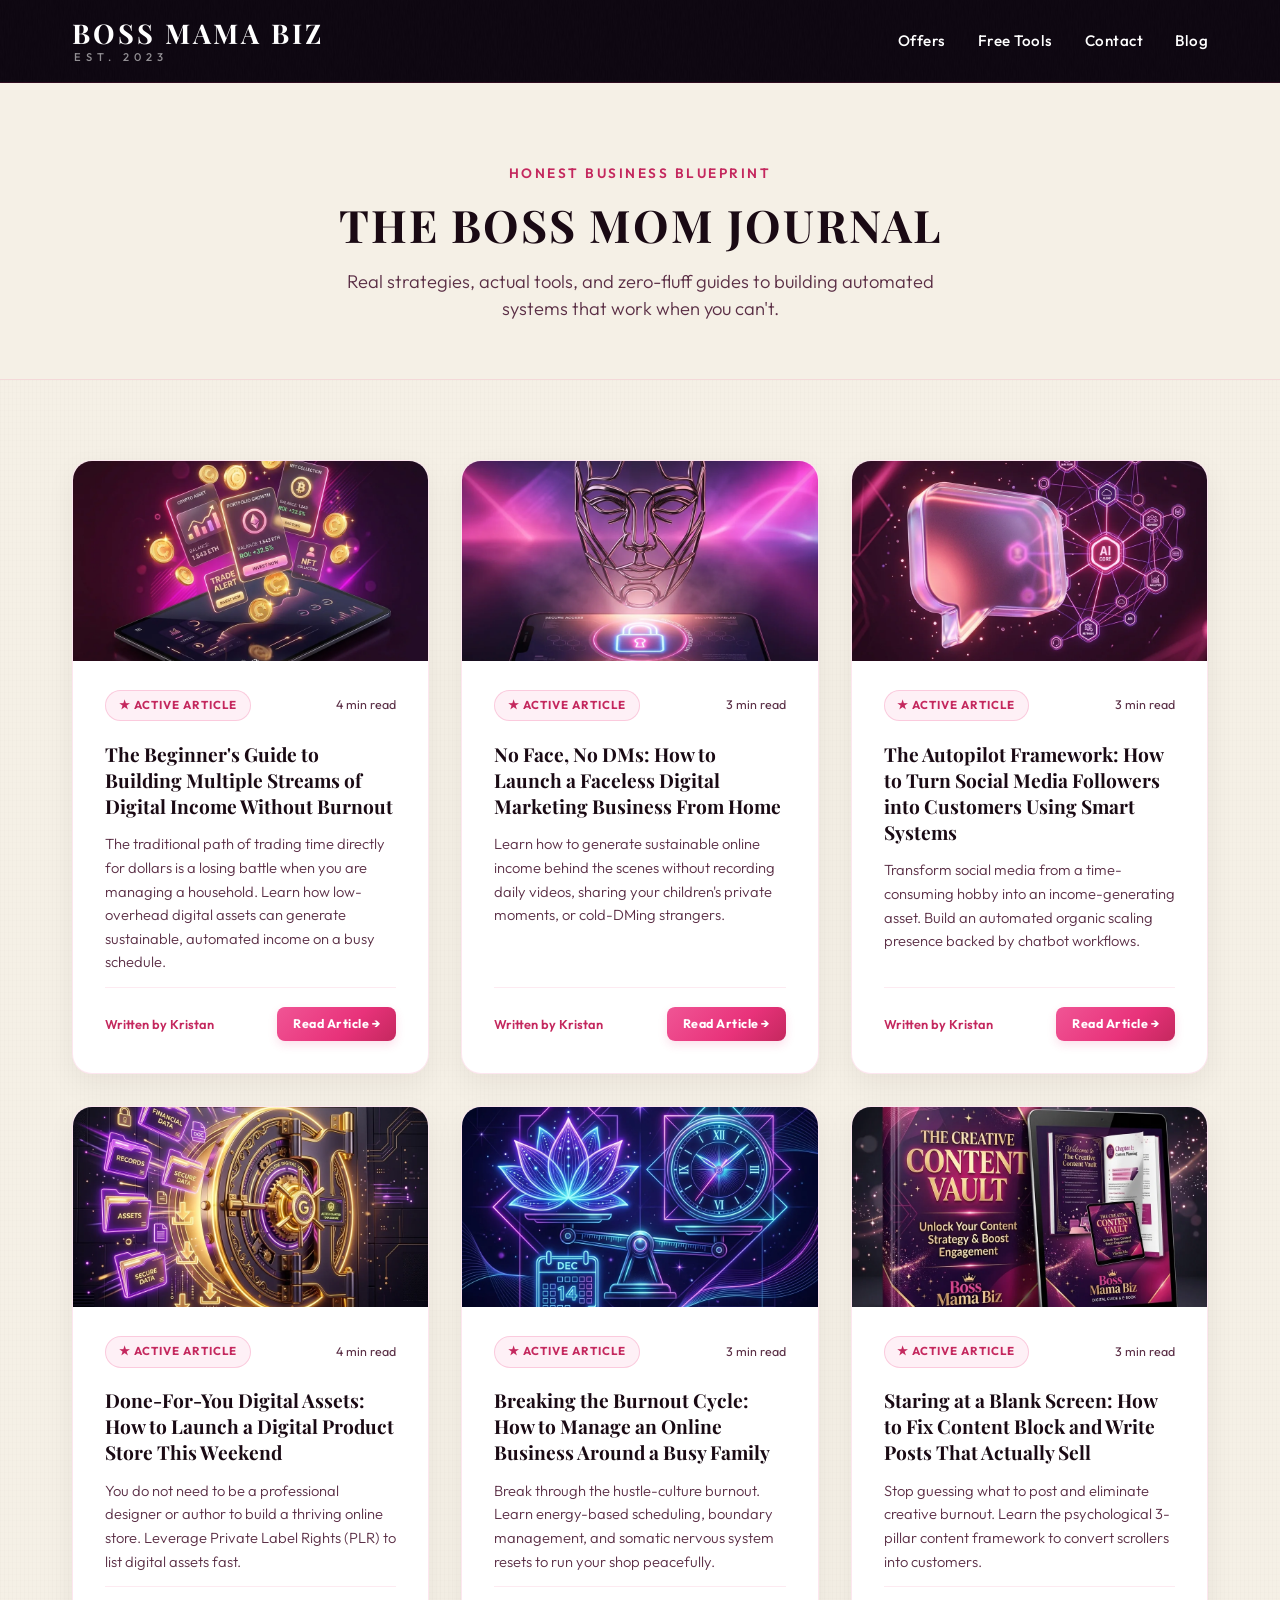
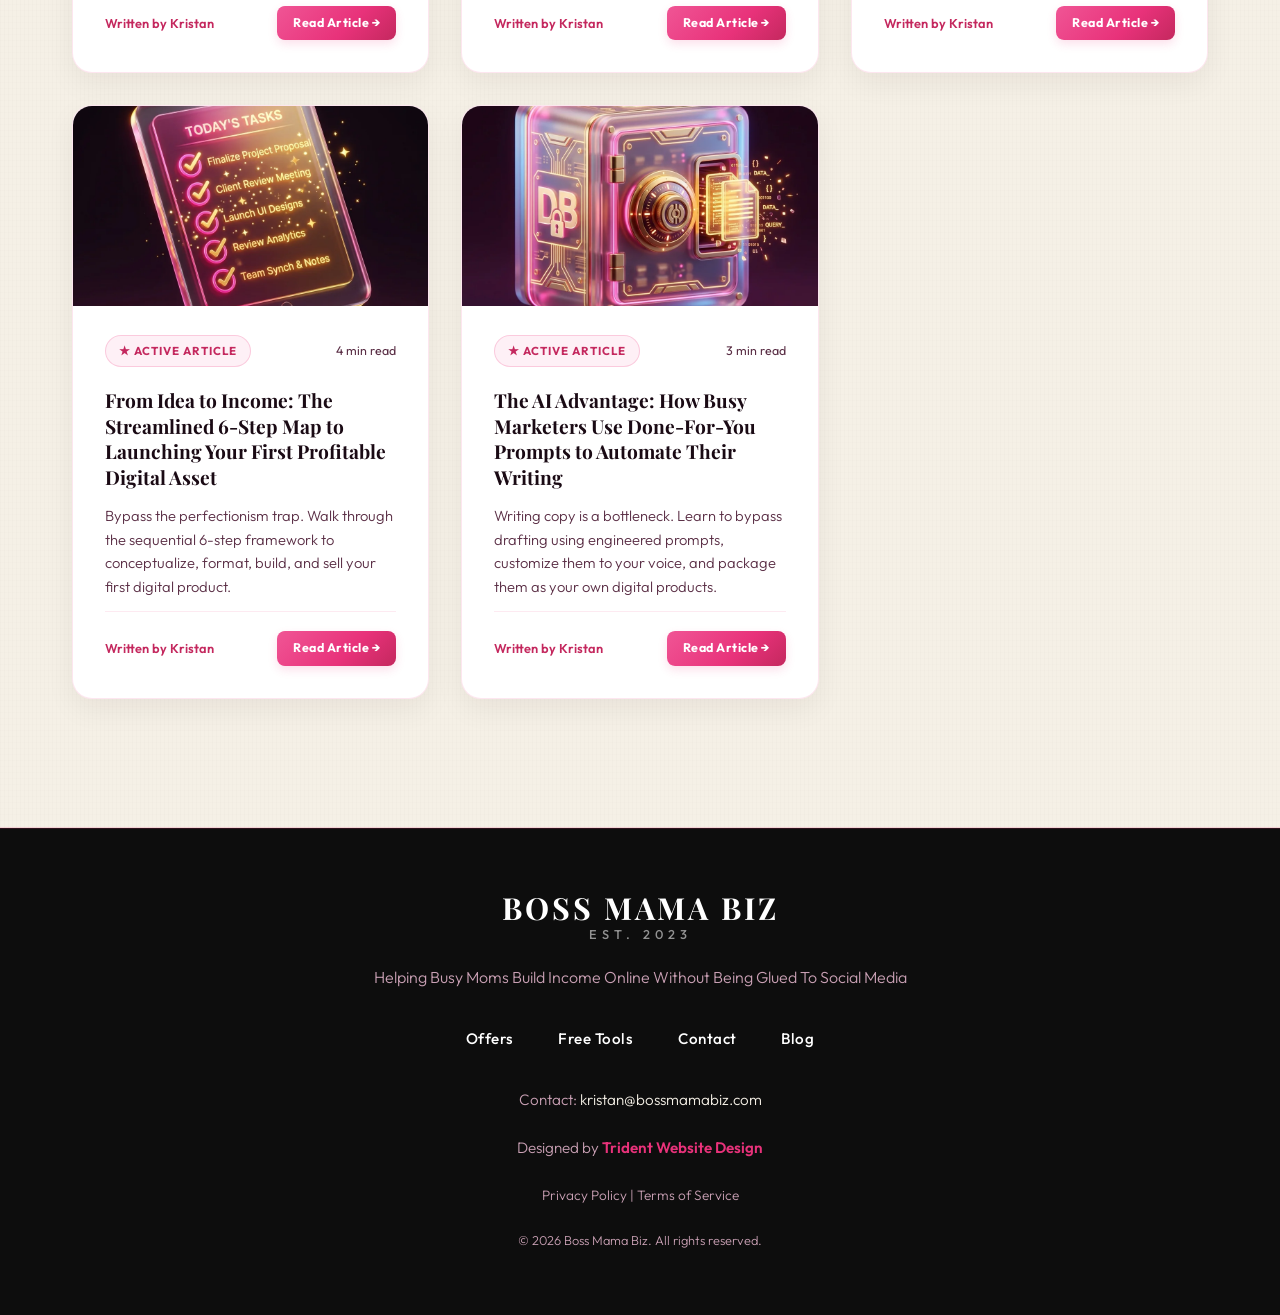
<file: blog.html>
<!DOCTYPE html>
<html lang="en">
<head>
    <meta charset="UTF-8">
    <meta name="viewport" content="width=device-width, initial-scale=1.0">

    <!-- ===== STEP 1: EARLY IN-APP BROWSER PROBE (ZERO LAYOUT FLASH) ===== -->
    <script>
      (function() {
        var ua = navigator.userAgent || navigator.vendor || window.opera || '';
        var isIAB = /FBAN|FBAV|FB_IAB|FBSS|Orca|Messenger|Instagram|TikTok|musical_ly|Line|Twitter|Snapchat|Pinterest/i.test(ua) || 
                    (/\bAndroid\b/i.test(ua) && (/\bwv\b/i.test(ua) || /Version\/[0-9]/i.test(ua)));
        if (!isIAB) return;
        document.documentElement.classList.add('in-app-messenger');
      })();
    </script>
    <title>The Boss Mom Journal — Boss Mama Biz</title>
    <meta name="description" content="Read Kristan's latest strategies, guides, and honest opinions on building automated digital income streams without social media burnout.">
    <link rel="canonical" href="https://bossmamabiz.com/blog.html">
    <meta name="robots" content="index, follow, max-image-preview:large, max-snippet:-1, max-video-preview:-1">
    <meta name="author" content="Kristan O'Connor">

    <!-- Open Graph -->
    <meta property="og:type" content="blog">
    <meta property="og:url" content="https://bossmamabiz.com/blog.html">
    <meta property="og:site_name" content="Boss Mama Biz">
    <meta property="og:locale" content="en_US">
    <meta property="og:title" content="The Boss Mom Journal — Boss Mama Biz">
    <meta property="og:description" content="Read Kristan's latest strategies, guides, and honest opinions on building automated digital income streams without social media burnout.">
    <meta property="og:image" content="https://bossmamabiz.com/images/og-share.jpg">
    <meta property="og:image:width" content="1200">
    <meta property="og:image:height" content="630">

    <!-- Twitter Cards -->
    <meta name="twitter:card" content="summary_large_image">
    <meta name="twitter:title" content="The Boss Mom Journal — Boss Mama Biz">
    <meta name="twitter:description" content="Read Kristan's latest strategies, guides, and honest opinions on building automated digital income streams without social media burnout.">
    <meta name="twitter:image" content="https://bossmamabiz.com/images/og-share.jpg">

    <link rel="preconnect" href="https://fonts.googleapis.com">
    <link rel="preconnect" href="https://fonts.gstatic.com" crossorigin>
    <link href="https://fonts.googleapis.com/css2?family=Outfit:wght@300;400;500;600;700;800&family=Playfair+Display:ital,wght@0,600;0,700;1,400&display=swap" rel="stylesheet">
    <link rel="icon" type="image/svg+xml" href="favicon.svg">
    <link rel="apple-touch-icon" href="images/icon-192.png">
    <link rel="manifest" href="manifest.json">
    <meta name="theme-color" content="#E8327A">
    <link rel="stylesheet" href="style.css?v=25.0">
</head>
<body style="background: var(--bg-dark); color: var(--text-main); font-family: var(--font-body); min-height: 100vh; display: flex; flex-direction: column;">

    <!-- ===== NAVIGATION ===== -->
    <nav class="nav-bar">
        <div class="container nav-container">
            <a href="index.html" style="text-decoration: none;" class="logo-wrapper">
                <span class="logo-text">BOSS MAMA BIZ</span>
                <span class="logo-sub">EST. 2023</span>
            </a>
            <div class="nav-links-desktop">
                <a href="index.html#offers" class="nav-link">Offers</a>
                <a href="index.html#tools" class="nav-link">Free Tools</a>
                <a href="index.html#contact" class="nav-link">Contact</a>
                <a href="blog.html" class="nav-link">Blog</a>
            </div>
            <button class="hamburger-btn" aria-label="Toggle Navigation" onclick="document.getElementById('mobile-menu').classList.toggle('active')">
                <i class="ph ph-list"></i>
            </button>
        </div>
        <div class="mobile-menu" id="mobile-menu">
            <a href="index.html#offers" class="mobile-menu-link">Offers</a>
            <a href="index.html#tools" class="mobile-menu-link">Free Tools</a>
            <a href="index.html#contact" class="mobile-menu-link">Contact</a>
            <a href="blog.html" class="mobile-menu-link">Blog</a>
        </div>
    </nav>

    <!-- ===== BLOG HERO (Cream Theme) ===== -->
    <header style="padding: 5rem 0 3.5rem; text-align: center; background-color: #F5F0E6; border-bottom: 1px solid rgba(232, 50, 122, 0.12); color: #1A0A14;">
        <div class="container">
            <div style="font-family: var(--font-body); font-size: 0.85rem; font-weight: 600; text-transform: uppercase; letter-spacing: 2.5px; color: #C4285E; margin-bottom: 0.8rem;">Honest Business Blueprint</div>
            <h1 style="font-family: var(--font-heading); font-size: 2.8rem; line-height: 1.2; color: #1A0A14; text-transform: uppercase; letter-spacing: 2px;">The Boss Mom Journal</h1>
            <p style="color: #5A2E45; font-size: 1.15rem; max-width: 600px; margin: 1rem auto 0; font-weight: 300; line-height: 1.5;">Real strategies, actual tools, and zero-fluff guides to building automated systems that work when you can't.</p>
        </div>
    </header>

    <!-- ===== ARTICLES SECTION (Cream Theme Background) ===== -->
    <main style="flex: 1; padding: 5rem 0 8rem; background-color: #F5F0E6 !important; background-image: repeating-linear-gradient(90deg, rgba(26, 10, 20, 0.012) 0px, rgba(26, 10, 20, 0.012) 1px, rgba(245, 240, 230, 0) 1px, rgba(245, 240, 230, 0) 4px), repeating-linear-gradient(0deg, rgba(26, 10, 20, 0.006) 0px, rgba(26, 10, 20, 0.006) 1px, rgba(245, 240, 230, 0) 1px, rgba(245, 240, 230, 0) 6px); border-bottom: 1px solid rgba(232, 50, 122, 0.15); color: #1A0A14;">
        <div class="container">
            <div id="articles-feed" style="display: grid; grid-template-columns: repeat(auto-fill, minmax(320px, 1fr)); gap: 2rem;">
                
                <!-- Fallback/Default articles load dynamically if no custom blog posts are active -->

            </div>
        </div>
    </main>

    <!-- ===== FOOTER ===== -->
    <footer style="border-top: 1px solid var(--border-color); padding: 4rem 0; text-align: center; background: var(--bg-dark); margin-top: auto;">
        <div class="container" style="display:flex;flex-direction:column;align-items:center;gap:1.5rem;">
            <a href="index.html" class="logo-wrapper" style="display:flex;flex-direction:column;align-items:center;gap:0.3rem;line-height:1;margin:0;text-decoration:none;">
                <span class="logo-text" style="font-family:var(--font-heading);font-size:1.9rem;font-weight:700;text-transform:uppercase;letter-spacing:3px;color:#ffffff;">BOSS MAMA BIZ</span>
                <span style="font-family:var(--font-body);font-size:0.8rem;font-weight:500;text-transform:uppercase;letter-spacing:5px;color:rgba(255,255,255,0.55);">EST. 2023</span>
            </a>
            <p style="margin:0;font-size:1rem;">Helping Busy Moms Build Income Online Without Being Glued To Social Media</p>

            <!-- Footer Navigation Menu -->
            <div class="footer-nav-links">
                <a href="index.html#offers" class="footer-nav-link">Offers</a>
                <a href="index.html#tools" class="footer-nav-link">Free Tools</a>
                <a href="index.html#contact" class="footer-nav-link">Contact</a>
                <a href="blog.html" class="footer-nav-link">Blog</a>
            </div>

            <p style="margin:0;font-size:0.95rem;color:var(--text-muted);">Contact: <a href="mailto:kristan@bossmamabiz.com" style="color:var(--text-main);text-decoration:none;" onmouseover="this.style.color='var(--primary)'" onmouseout="this.style.color='var(--text-main)'">kristan@bossmamabiz.com</a></p>
            <p style="margin:0;font-size:0.95rem;color:var(--text-muted);">Designed by <a href="https://tridentwebsitedesign.com" target="_blank" rel="noopener noreferrer" style="color:var(--primary);text-decoration:none;font-weight:600;" onmouseover="this.style.color='#fff3d1'" onmouseout="this.style.color='var(--primary)'">Trident Website Design</a></p>
            <p style="margin:0;font-size:0.85rem;color:var(--text-muted);"><a href="privacy.html" style="color:var(--text-muted);text-decoration:none;" onmouseover="this.style.color='#fff'" onmouseout="this.style.color='var(--text-muted)'">Privacy Policy</a> | <a href="terms.html" style="color:var(--text-muted);text-decoration:none;" onmouseover="this.style.color='#fff'" onmouseout="this.style.color='var(--text-muted)'">Terms of Service</a></p>
            <p style="color:var(--text-muted);font-size:0.8rem;margin:0;">&copy; 2026 Boss Mama Biz. All rights reserved.</p>
        </div>
    </footer>

    <!-- ===== DYNAMIC BLOG LOADER SCRIPT ===== -->
    <script>
        const FALLBACK_ARTICLES = [
            {
                id: "1784347819200",
                title: "The Beginner's Guide to Building Multiple Streams of Digital Income Without Burnout",
                summary: "The traditional path of trading time directly for dollars is a losing battle when you are managing a household. Learn how low-overhead digital assets can generate sustainable, automated income on a busy schedule.",
                date: "2026-07-19",
                readtime: 4,
                image: "images/blog-streams.png"
            },
            {
                id: "1784347819300",
                title: "No Face, No DMs: How to Launch a Faceless Digital Marketing Business From Home",
                summary: "Learn how to generate sustainable online income behind the scenes without recording daily videos, sharing your children's private moments, or cold-DMing strangers.",
                date: "2026-07-15",
                readtime: 3,
                image: "images/blog-faceless.png"
            },
            {
                id: "1784347819400",
                title: "The Autopilot Framework: How to Turn Social Media Followers into Customers Using Smart Systems",
                summary: "Transform social media from a time-consuming hobby into an income-generating asset. Build an automated organic scaling presence backed by chatbot workflows.",
                date: "2026-07-19",
                readtime: 3,
                image: "images/blog-autopilot.png"
            },
            {
                id: "1784347819500",
                title: "Done-For-You Digital Assets: How to Launch a Digital Product Store This Weekend",
                summary: "You do not need to be a professional designer or author to build a thriving online store. Leverage Private Label Rights (PLR) to list digital assets fast.",
                date: "2026-07-20",
                readtime: 4,
                image: "images/blog-assets.png"
            },
            {
                id: "1784347819600",
                title: "Breaking the Burnout Cycle: How to Manage an Online Business Around a Busy Family",
                summary: "Break through the hustle-culture burnout. Learn energy-based scheduling, boundary management, and somatic nervous system resets to run your shop peacefully.",
                date: "2026-07-20",
                readtime: 3,
                image: "images/blog-alignment.png"
            },
            {
                id: "1784347819700",
                title: "Staring at a Blank Screen: How to Fix Content Block and Write Posts That Actually Sell",
                summary: "Stop guessing what to post and eliminate creative burnout. Learn the psychological 3-pillar content framework to convert scrollers into customers.",
                date: "2026-07-21",
                readtime: 3,
                image: "images/own-vault.png"
            },
            {
                id: "1784347819800",
                title: "From Idea to Income: The Streamlined 6-Step Map to Launching Your First Profitable Digital Asset",
                summary: "Bypass the perfectionism trap. Walk through the sequential 6-step framework to conceptualize, format, build, and sell your first digital product.",
                date: "2026-07-21",
                readtime: 4,
                image: "images/own-create.png"
            },
            {
                id: "1784347819900",
                title: "The AI Advantage: How Busy Marketers Use Done-For-You Prompts to Automate Their Writing",
                summary: "Writing copy is a bottleneck. Learn to bypass drafting using engineered prompts, customize them to your voice, and package them as your own digital products.",
                date: "2026-07-21",
                readtime: 3,
                image: "images/own-prompts.png"
            }
        ];

        function loadPublishedArticles() {
            const feedEl = document.getElementById('articles-feed');
            if (!feedEl) return;

            // Get local storage posts
            let saved = JSON.parse(localStorage.getItem('bmb_blog_articles') || '[]');
            
            // Migration check to swap old placeholder images in localStorage
            let migrated = false;
            saved = saved.map(a => {
                if (a.title.includes("Beginner's Guide")) {
                    if (a.image !== 'images/blog-streams.png') {
                        a.image = 'images/blog-streams.png';
                        migrated = true;
                    }
                    if (a.ctaUrl !== "https://stan.store/Kristan_Oconnor/p/the-stacked-sneak-peek-qukh6f7x" || a.ctaText !== "Stacked Sneak Peek →") {
                        a.ctaText = "Stacked Sneak Peek →";
                        a.ctaUrl = "https://stan.store/Kristan_Oconnor/p/the-stacked-sneak-peek-qukh6f7x";
                        migrated = true;
                    }
                }
                if (a.title.includes("No Face, No DMs")) {
                    if (a.image !== 'images/blog-faceless.png') {
                        a.image = 'images/blog-faceless.png';
                        migrated = true;
                    }
                    if (a.ctaUrl !== "https://stan.store/Kristan_Oconnor/p/bosssuite-sneak-peek" || a.ctaText !== "Boss Suite Sneak Peek →") {
                        a.ctaText = "Boss Suite Sneak Peek →";
                        a.ctaUrl = "https://stan.store/Kristan_Oconnor/p/bosssuite-sneak-peek";
                        migrated = true;
                    }
                }
                if (a.title.includes("Autopilot Framework")) {
                    if (a.image !== 'images/blog-autopilot.png') {
                        a.image = 'images/blog-autopilot.png';
                        migrated = true;
                    }
                    if (a.ctaUrl !== "https://stan.store/Kristan_Oconnor/p/preview-inside-fes" || a.ctaText !== "FES Sneak Peek →") {
                        a.ctaText = "FES Sneak Peek →";
                        a.ctaUrl = "https://stan.store/Kristan_Oconnor/p/preview-inside-fes";
                        migrated = true;
                    }
                }
                if (a.title.includes("Done-For-You Digital Assets") || a.title.includes("Launch a Digital Product Store")) {
                    if (a.image !== 'images/blog-assets.png') {
                        a.image = 'images/blog-assets.png';
                        migrated = true;
                    }
                    if (a.ctaUrl !== "https://stan.store/affiliates/238a4731-b0b4-47ac-8956-51dbc49db694" || a.ctaText !== "PLR Vault Sneak Peek →") {
                        a.ctaText = "PLR Vault Sneak Peek →";
                        a.ctaUrl = "https://stan.store/affiliates/238a4731-b0b4-47ac-8956-51dbc49db694";
                        migrated = true;
                    }
                }
                if (a.title.includes("Breaking the Burnout Cycle") || a.title.includes("Manage an Online Business Around a Busy Family")) {
                    if (a.image !== 'images/blog-alignment.png') {
                        a.image = 'images/blog-alignment.png';
                        migrated = true;
                    }
                    if (a.ctaUrl !== "https://stan.store/affiliates/98e8fb0b-89ae-4176-a439-f07888142d94" || a.ctaText !== "Alignment Reset Sneak Peek →") {
                        a.ctaText = "Alignment Reset Sneak Peek →";
                        a.ctaUrl = "https://stan.store/affiliates/98e8fb0b-89ae-4176-a439-f07888142d94";
                        migrated = true;
                    }
                }
                if (a.title.includes("Staring at a Blank Screen") || a.title.includes("Fix Content Block")) {
                    if (a.image !== 'images/own-vault.png') {
                        a.image = 'images/own-vault.png';
                        migrated = true;
                    }
                    if (a.ctaUrl !== "https://drive.google.com/file/d/16ghn0fLMiAL72yz_JwCaLGR9ASeZRFQz/view" || a.ctaText !== "Creative Content Vault Sneak Peek →") {
                        a.ctaText = "Creative Content Vault Sneak Peek →";
                        a.ctaUrl = "https://drive.google.com/file/d/16ghn0fLMiAL72yz_JwCaLGR9ASeZRFQz/view";
                        migrated = true;
                    }
                }
                if (a.title.includes("From Idea to Income") || a.title.includes("Launching Your First Profitable Digital Asset")) {
                    if (a.image !== 'images/own-create.png') {
                        a.image = 'images/own-create.png';
                        migrated = true;
                    }
                    if (a.ctaUrl !== "https://buy.stripe.com/3cI3cnbmJ7zA5rMgAuaIM01" || a.ctaText !== "Get Started for $27 →") {
                        a.ctaText = "Get Started for $27 →";
                        a.ctaUrl = "https://buy.stripe.com/3cI3cnbmJ7zA5rMgAuaIM01";
                        migrated = true;
                    }
                }
                if (a.title.includes("AI Advantage") || a.title.includes("Use Done-For-You Prompts to Automate Their Writing")) {
                    if (a.image !== 'images/own-prompts.png') {
                        a.image = 'images/own-prompts.png';
                        migrated = true;
                    }
                    if (a.ctaUrl !== "https://buy.stripe.com/5kQ28jcqNaLM1bwdoiaIM00" || a.ctaText !== "Get the Prompt Bank for $17 →") {
                        a.ctaText = "Get the Prompt Bank for $17 →";
                        a.ctaUrl = "https://buy.stripe.com/5kQ28jcqNaLM1bwdoiaIM00";
                        migrated = true;
                    }
                }
                return a;
            });
            if (migrated) {
                localStorage.setItem('bmb_blog_articles', JSON.stringify(saved));
            }
            
            // Filter to only show articles scheduled for today or the past
            const today = new Date().toISOString().split('T')[0];
            const activeCustomArticles = saved.filter(art => art.date <= today);
            
            // Combine with fallback list if there are no custom published posts
            let displayList = [];
            if (activeCustomArticles.length > 0) {
                displayList = activeCustomArticles.sort((a, b) => new Date(b.date) - new Date(a.date));
            } else {
                displayList = FALLBACK_ARTICLES;
            }

            feedEl.innerHTML = displayList.map((art, index) => `
                <div class="glass-card" style="background: #ffffff; border: 1px solid rgba(232, 50, 122, 0.12); box-shadow: 0 10px 30px rgba(26, 10, 20, 0.06); display: flex; flex-direction: column; gap: 0; height: 100%; transition: var(--transition-smooth); padding: 0; border-radius: 20px; overflow: hidden; cursor: pointer;" onclick="window.location.href='article.html?id=${art.id || 'fallback-' + index}'">
                    
                    <!-- Full-Bleed Cover Image -->
                    <div style="height: 200px; width: 100%; overflow: hidden; position: relative; background: #130716;">
                        <img src="${art.image ? art.image.replace('.png', '.webp') : 'images/blog-streams.webp'}" alt="${art.title}" loading="lazy" decoding="async" style="width: 100%; height: 100%; object-fit: cover; transition: transform 0.4s;" onmouseover="this.style.transform='scale(1.04)'" onmouseout="this.style.transform='scale(1.0)'">
                    </div>

                    <!-- Card Body Content -->
                    <div style="padding: 1.8rem 2rem 2rem; display: flex; flex-direction: column; gap: 0.8rem; flex: 1;">
                        <div style="display: flex; align-items: center; justify-content: space-between;">
                            <span style="background: rgba(232, 50, 122, 0.07); color: #C4285E; border: 1px solid rgba(232, 50, 122, 0.2); font-size: 0.72rem; font-weight: 700; padding: 0.35rem 0.8rem; border-radius: 20px; text-transform: uppercase; letter-spacing: 1px;">★ Active Article</span>
                            <span style="font-size: 0.78rem; color: #5A2E45; display: flex; align-items: center; gap: 0.3rem;"><i class="ph ph-clock"></i> ${art.readtime} min read</span>
                        </div>

                        <h3 style="font-family: var(--font-heading); font-size: 1.2rem; color: #1A0A14 !important; line-height: 1.35; margin-top: 0.5rem; text-align: left; font-weight: 700;">${art.title}</h3>
                        <p style="font-size: 0.92rem; color: #5A2E45 !important; line-height: 1.6; flex: 1; text-align: left; font-weight: 300; margin: 0;">${art.summary}</p>
                        
                        <!-- Read Article CTA Button footer -->
                        <div style="border-top: 1px solid rgba(232, 50, 122, 0.1); padding-top: 1.2rem; margin-top: auto; display: flex; align-items: center; justify-content: space-between;">
                            <span style="font-size: 0.8rem; color: #C4285E !important; font-weight: 600; display: flex; align-items: center; gap: 0.3rem;">Written by Kristan <i class="ph-fill ph-seal-check"></i></span>
                            <span class="btn btn-primary" style="padding: 0.45rem 1rem; font-size: 0.78rem; font-weight: 700; border-radius: 8px; box-shadow: 0 4px 10px rgba(232,50,122,0.15); border: none;">Read Article →</span>
                        </div>
                    </div>
                </div>
            `).join('');
        }

        document.addEventListener('DOMContentLoaded', loadPublishedArticles);
    </script>
</body>
</html>
</file>
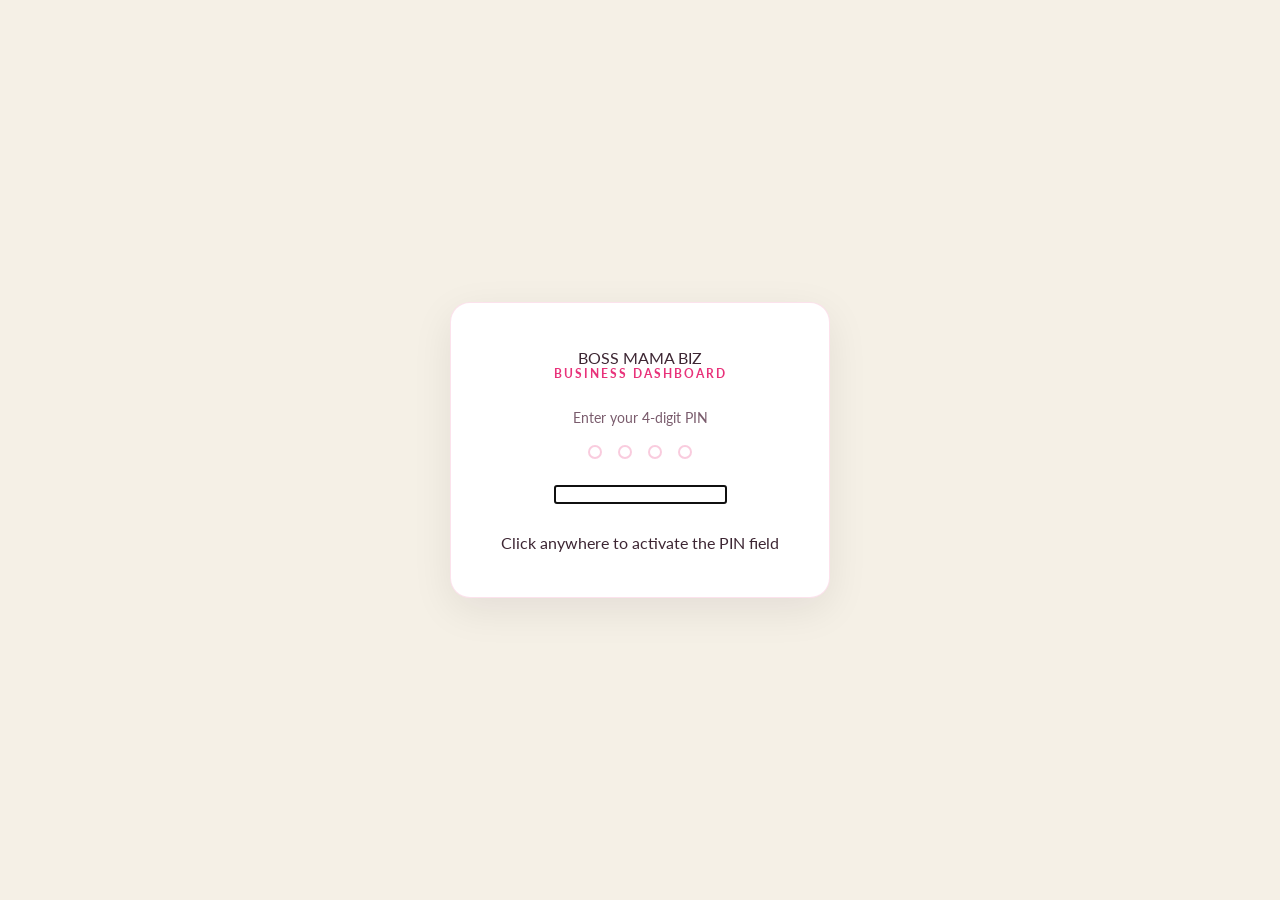
<file: dashboard.html>
<!DOCTYPE html>
<html lang="en">
<head>
    <meta charset="UTF-8">
    <meta name="viewport" content="width=device-width, initial-scale=1.0">
    <title>Boss Mama Biz | Business Dashboard</title>
    <meta name="robots" content="noindex, nofollow">
    <link href="https://fonts.googleapis.com/css2?family=Cinzel:wght@600;700&family=Lato:ital,wght@0,300;0,400;0,700;1,400&display=swap" rel="stylesheet">
    <link rel="stylesheet" href="dashboard.css">
</head>
<body>

<!-- ===== PIN LOGIN SCREEN ===== -->
<div id="pin-screen" class="pin-screen">
    <div class="pin-box">
        <div class="pin-logo">
            <span class="pin-logo-text">BOSS MAMA BIZ</span>
            <span class="pin-logo-sub">BUSINESS DASHBOARD</span>
        </div>
        <p class="pin-label">Enter your 4-digit PIN</p>
        <div class="pin-dots" id="pin-dots">
            <span class="pin-dot" id="dot-0"></span>
            <span class="pin-dot" id="dot-1"></span>
            <span class="pin-dot" id="dot-2"></span>
            <span class="pin-dot" id="dot-3"></span>
        </div>
        <input type="password" id="pin-input" class="pin-hidden-input" maxlength="4" inputmode="numeric" autocomplete="off" autofocus>
        <p class="pin-error" id="pin-error">Incorrect PIN. Try again.</p>
        <p class="pin-hint">Click anywhere to activate the PIN field</p>
    </div>
</div>

<!-- ===== DASHBOARD ===== -->
<div id="dashboard" class="dashboard hidden">

    <!-- Sidebar -->
    <aside class="sidebar">
        <div class="sidebar-logo">
            <span class="sidebar-logo-text">BOSS MAMA BIZ</span>
            <span class="sidebar-logo-sub">EST. 2023</span>
        </div>
        <nav class="sidebar-nav">
            <a href="#" class="nav-item active" data-section="overview">
                <span class="nav-icon">📊</span>
                <span>Overview</span>
            </a>
            <a href="#" class="nav-item urgent" data-section="assets">
                <span class="nav-icon">📋</span>
                <span>Assets Needed</span>
                <span class="nav-badge">!</span>
            </a>
            <a href="#" class="nav-item" data-section="funnels">
                <span class="nav-icon">🔁</span>
                <span>Sales Funnels</span>
            </a>
            <a href="#" class="nav-item" data-section="emails">
                <span class="nav-icon">📧</span>
                <span>Email Sequences</span>
            </a>
            <a href="#" class="nav-item" data-section="links">
                <span class="nav-icon">⚡</span>
                <span>Quick Links</span>
            </a>
        </nav>
        <div class="sidebar-footer">
            <a href="/" class="sidebar-back-link">← Back to Website</a>
            <span class="sidebar-version">v1.0 · Build July 2026</span>
        </div>
    </aside>

    <!-- Main Content -->
    <main class="main-content">

        <!-- ── OVERVIEW ── -->
        <section id="section-overview" class="dash-section active">
            <div class="section-header">
                <h1>Welcome back, Kristan 👑</h1>
                <p>Here's where your business stands today.</p>
            </div>

            <div class="stats-grid">
                <div class="stat-card">
                    <span class="stat-icon">👥</span>
                    <div class="stat-value">—</div>
                    <div class="stat-label">Total Subscribers</div>
                    <div class="stat-sub"><a href="https://app.brevo.com" target="_blank">View in Brevo →</a></div>
                </div>
                <div class="stat-card">
                    <span class="stat-icon">🔁</span>
                    <div class="stat-value">0 / 4</div>
                    <div class="stat-label">Funnels Live</div>
                </div>
                <div class="stat-card">
                    <span class="stat-icon">📦</span>
                    <div class="stat-value">0 / 4</div>
                    <div class="stat-label">Products Connected</div>
                </div>
                <div class="stat-card highlight">
                    <span class="stat-icon">✅</span>
                    <div class="stat-value">5</div>
                    <div class="stat-label">Setup Tasks Complete</div>
                </div>
            </div>

            <div class="glass-card action-card">
                <h3>🔴 Your Action Items — Start Here</h3>
                <p>Everything else is built and waiting. We just need a few things from you!</p>
                <div class="action-list">
                    <div class="action-item priority" id="goto-assets-btn">
                        <span class="action-num">1</span>
                        <div class="action-text">
                            <strong>Provide your product files & links</strong>
                            <p>Your PDFs, course links, and Stan Store URLs so we can wire up your funnels.</p>
                        </div>
                        <a href="#" class="btn-action-sm" data-section="assets">Go →</a>
                    </div>
                    <div class="action-item">
                        <span class="action-num">2</span>
                        <div class="action-text">
                            <strong>Set up your Stripe account</strong>
                            <p>We need Stripe payment links to replace the checkout mockup on your site.</p>
                        </div>
                        <a href="https://stripe.com/register" target="_blank" class="btn-action-sm">Go →</a>
                    </div>
                    <div class="action-item">
                        <span class="action-num">3</span>
                        <div class="action-text">
                            <strong>Verify your email forwarding</strong>
                            <p>Check <strong>kristanoconnor559@gmail.com</strong> for a Cloudflare email — click the link to activate <em>kristan@bossmamabiz.com</em>.</p>
                        </div>
                    </div>
                </div>
            </div>

            <div class="glass-card infra-card">
                <h3>✅ What's Already Live</h3>
                <div class="infra-grid">
                    <div class="infra-item done"><span>✅</span> bossmamabiz.com is live</div>
                    <div class="infra-item done"><span>✅</span> Auto-deploys from GitHub</div>
                    <div class="infra-item done"><span>✅</span> Email capture → Brevo List #10</div>
                    <div class="infra-item done"><span>✅</span> kristan@bossmamabiz.com routing active</div>
                    <div class="infra-item done"><span>✅</span> SSL + Cloudflare CDN</div>
                    <div class="infra-item pending"><span>⏳</span> Stripe payments (needs setup)</div>
                    <div class="infra-item pending"><span>⏳</span> Email automations (needs assets)</div>
                    <div class="infra-item pending"><span>⏳</span> Product delivery pages</div>
                </div>
            </div>
        </section>

        <!-- ── ASSETS NEEDED ── -->
        <section id="section-assets" class="dash-section">
            <div class="section-header">
                <h1>📋 Assets Needed From You</h1>
                <p>Paste your links from Stan Store. This is all we need to finish building your 4 sales funnels!</p>
            </div>

            <div class="priority-banner">
                <span class="priority-badge">⭐ STEP 1 — DO THIS FIRST</span>
                <p>Once submitted, we can finish all 4 funnels and have your business running on full autopilot. Takes about 5 minutes!</p>
            </div>

            <form id="assets-form">

                <!-- Product 1 -->
                <div class="glass-card asset-card" id="asset-1">
                    <div class="asset-card-header">
                        <div class="asset-card-title">
                            <span class="asset-tag free">FREE</span>
                            <div>
                                <h3>Free Side Hustle Roadmap</h3>
                                <p>Your lead magnet — the free 5-step checklist</p>
                            </div>
                        </div>
                        <div class="asset-status-badge pending">⏳ Pending</div>
                    </div>
                    <div class="asset-fields">
                        <div class="field-group">
                            <label for="roadmap-link">PDF Download Link <span class="field-req">*</span></label>
                            <input type="url" id="roadmap-link" name="roadmap-link" placeholder="https://drive.google.com/file/..." class="dash-input">
                            <p class="field-help">Google Drive, Dropbox, Stan Store, or any shareable link to the PDF</p>
                        </div>
                        <div class="field-group">
                            <label for="roadmap-notes">Notes about this product</label>
                            <input type="text" id="roadmap-notes" name="roadmap-notes" placeholder="e.g. '5-page PDF, made in Canva'" class="dash-input">
                        </div>
                    </div>
                </div>

                <!-- Product 2 -->
                <div class="glass-card asset-card" id="asset-2">
                    <div class="asset-card-header">
                        <div class="asset-card-title">
                            <span class="asset-tag low">$27</span>
                            <div>
                                <h3>Create & Sell Your First Product</h3>
                                <p>Your entry-level paid guide</p>
                            </div>
                        </div>
                        <div class="asset-status-badge pending">⏳ Pending</div>
                    </div>
                    <div class="asset-fields">
                        <div class="field-group">
                            <label for="guide-link">Product / Download Link <span class="field-req">*</span></label>
                            <input type="url" id="guide-link" name="guide-link" placeholder="https://stan.store/..." class="dash-input">
                        </div>
                        <div class="field-group">
                            <label for="guide-stripe">Stripe Payment Link (if you have one)</label>
                            <input type="url" id="guide-stripe" name="guide-stripe" placeholder="https://buy.stripe.com/..." class="dash-input">
                        </div>
                        <div class="field-group">
                            <label for="guide-notes">What's included?</label>
                            <input type="text" id="guide-notes" name="guide-notes" placeholder="Format, page count, video length, etc." class="dash-input">
                        </div>
                    </div>
                </div>

                <!-- Product 3 -->
                <div class="glass-card asset-card" id="asset-3">
                    <div class="asset-card-header">
                        <div class="asset-card-title">
                            <span class="asset-tag mid">$197</span>
                            <div>
                                <h3>Boss VA Training Academy</h3>
                                <p>Your virtual assistant training course</p>
                            </div>
                        </div>
                        <div class="asset-status-badge pending">⏳ Pending</div>
                    </div>
                    <div class="asset-fields">
                        <div class="field-group">
                            <label for="academy-link">Course Access Link <span class="field-req">*</span></label>
                            <input type="url" id="academy-link" name="academy-link" placeholder="https://stan.store/... or Teachable/Notion link" class="dash-input">
                        </div>
                        <div class="field-group">
                            <label for="academy-stripe">Stripe Payment Link</label>
                            <input type="url" id="academy-stripe" name="academy-stripe" placeholder="https://buy.stripe.com/..." class="dash-input">
                        </div>
                        <div class="field-group">
                            <label for="academy-notes">What's included in the Academy?</label>
                            <textarea id="academy-notes" name="academy-notes" placeholder="e.g. '5 video modules, Canva templates, portfolio workshop, job board access...'" class="dash-input dash-textarea"></textarea>
                        </div>
                    </div>
                </div>

                <!-- Product 4 -->
                <div class="glass-card asset-card" id="asset-4">
                    <div class="asset-card-header">
                        <div class="asset-card-title">
                            <span class="asset-tag high">$597</span>
                            <div>
                                <h3>The Boss Suite</h3>
                                <p>Your flagship done-for-you business system</p>
                            </div>
                        </div>
                        <div class="asset-status-badge pending">⏳ Pending</div>
                    </div>
                    <div class="asset-fields">
                        <div class="field-group">
                            <label for="suite-link">Suite Access / Download Link <span class="field-req">*</span></label>
                            <input type="url" id="suite-link" name="suite-link" placeholder="https://..." class="dash-input">
                        </div>
                        <div class="field-group">
                            <label for="suite-stripe">Stripe Payment Link</label>
                            <input type="url" id="suite-stripe" name="suite-stripe" placeholder="https://buy.stripe.com/..." class="dash-input">
                        </div>
                        <div class="field-group">
                            <label for="suite-notes">What's included in the Boss Suite?</label>
                            <textarea id="suite-notes" name="suite-notes" placeholder="e.g. 'Funnel templates, 3 resell products, MRR license, email scripts, automation setup...'" class="dash-input dash-textarea"></textarea>
                        </div>
                        <div class="field-group">
                            <label for="suite-affiliate">Affiliate Commission Structure</label>
                            <input type="text" id="suite-affiliate" name="suite-affiliate" placeholder="e.g. '50% tier 1, 10% tier 2 — tracked via...' " class="dash-input">
                        </div>
                    </div>
                </div>

                <!-- Personal Assets -->
                <div class="glass-card asset-card" id="asset-personal">
                    <div class="asset-card-header">
                        <div class="asset-card-title">
                            <span class="asset-tag personal">YOU</span>
                            <div>
                                <h3>Personal Assets</h3>
                                <p>For branded emails and payment setup</p>
                            </div>
                        </div>
                    </div>
                    <div class="asset-fields">
                        <div class="field-group">
                            <label for="headshot-link">Your Headshot Photo Link</label>
                            <input type="url" id="headshot-link" name="headshot-link" placeholder="Google Drive, Dropbox, or image URL" class="dash-input">
                        </div>
                        <div class="field-group">
                            <label for="stripe-email">Your Stripe Account Email (or "Not set up yet")</label>
                            <input type="text" id="stripe-email" name="stripe-email" placeholder="your@email.com or 'not set up yet'" class="dash-input">
                        </div>
                        <div class="field-group">
                            <label for="extra-notes">Anything else we should know?</label>
                            <textarea id="extra-notes" name="extra-notes" placeholder="Any other links, notes, or questions..." class="dash-input dash-textarea" style="min-height: 80px;"></textarea>
                        </div>
                    </div>
                </div>

                <div class="assets-submit-wrapper">
                    <button type="submit" class="btn-primary-dash" id="assets-submit-btn">
                        📤 Submit My Assets to Todd
                    </button>
                    <p class="submit-note">This emails everything to kristan@bossmamabiz.com so we can finish your funnels.</p>
                </div>
            </form>
        </section>

        <!-- ── FUNNELS ── -->
        <section id="section-funnels" class="dash-section">
            <div class="section-header">
                <h1>🔁 Your 4 Sales Funnels</h1>
                <p>Each funnel runs completely automatically once a customer enters. Zero ongoing work from you.</p>
            </div>

            <div class="funnel-grid">
                <div class="glass-card funnel-card">
                    <div class="funnel-num">1</div>
                    <div class="funnel-info">
                        <div class="funnel-tag free">FREE OFFER FUNNEL</div>
                        <h3>Free Roadmap Funnel</h3>
                        <p>Someone opts in for the free roadmap → receives PDF → gets 6 nurture emails over 10 days → sold toward $27 guide then $597 suite</p>
                        <div class="funnel-meta">
                            <span>📧 6 Emails</span>
                            <span>📅 10 Days</span>
                            <span>🎯 Sells: $27 + $597</span>
                        </div>
                        <div class="funnel-progress-wrap">
                            <div class="funnel-progress-bar"><div class="funnel-progress-fill" style="width: 20%"></div></div>
                            <span class="funnel-pct">20%</span>
                        </div>
                        <div class="funnel-status needs-assets">⏳ Waiting on Assets</div>
                    </div>
                </div>

                <div class="glass-card funnel-card">
                    <div class="funnel-num">2</div>
                    <div class="funnel-info">
                        <div class="funnel-tag low">$27 BUYER FUNNEL</div>
                        <h3>Digital Guide Buyer Funnel</h3>
                        <p>Purchases $27 guide → instant delivery → 4 follow-up emails over 6 days → upsold to $197 VA Academy</p>
                        <div class="funnel-meta">
                            <span>📧 4 Emails</span>
                            <span>📅 6 Days</span>
                            <span>🎯 Sells: $197</span>
                        </div>
                        <div class="funnel-progress-wrap">
                            <div class="funnel-progress-bar"><div class="funnel-progress-fill" style="width: 10%"></div></div>
                            <span class="funnel-pct">10%</span>
                        </div>
                        <div class="funnel-status not-started">🔴 Not Started</div>
                    </div>
                </div>

                <div class="glass-card funnel-card">
                    <div class="funnel-num">3</div>
                    <div class="funnel-info">
                        <div class="funnel-tag mid">$197 BUYER FUNNEL</div>
                        <h3>VA Academy Buyer Funnel</h3>
                        <p>Joins VA Academy → onboarding email + 3 follow-ups over 10 days → upsold to The Boss Suite $597</p>
                        <div class="funnel-meta">
                            <span>📧 4 Emails</span>
                            <span>📅 10 Days</span>
                            <span>🎯 Sells: $597</span>
                        </div>
                        <div class="funnel-progress-wrap">
                            <div class="funnel-progress-bar"><div class="funnel-progress-fill" style="width: 10%"></div></div>
                            <span class="funnel-pct">10%</span>
                        </div>
                        <div class="funnel-status not-started">🔴 Not Started</div>
                    </div>
                </div>

                <div class="glass-card funnel-card">
                    <div class="funnel-num">4</div>
                    <div class="funnel-info">
                        <div class="funnel-tag high">$597 BUYER FUNNEL</div>
                        <h3>Boss Suite Buyer Funnel</h3>
                        <p>Purchases The Boss Suite → full onboarding delivery → 3 follow-ups over 7 days → activated as affiliates to refer others</p>
                        <div class="funnel-meta">
                            <span>📧 4 Emails</span>
                            <span>📅 7 Days</span>
                            <span>🎯 Goal: Referrals</span>
                        </div>
                        <div class="funnel-progress-wrap">
                            <div class="funnel-progress-bar"><div class="funnel-progress-fill" style="width: 10%"></div></div>
                            <span class="funnel-pct">10%</span>
                        </div>
                        <div class="funnel-status not-started">🔴 Not Started</div>
                    </div>
                </div>
            </div>
        </section>

        <!-- ── EMAIL SEQUENCES ── -->
        <section id="section-emails" class="dash-section">
            <div class="section-header">
                <h1>📧 Email Sequence Map</h1>
                <p>All 18 emails across your 4 automated funnels. These send without you doing anything.</p>
            </div>

            <div class="email-tabs">
                <button class="email-tab active" data-funnel="f1">Funnel 1: Free Roadmap</button>
                <button class="email-tab" data-funnel="f2">Funnel 2: $27 Buyer</button>
                <button class="email-tab" data-funnel="f3">Funnel 3: $197 Buyer</button>
                <button class="email-tab" data-funnel="f4">Funnel 4: $597 Buyer</button>
            </div>

            <div id="email-funnel-f1" class="email-funnel-content active">
                <div class="email-sequence">
                    <div class="email-node">
                        <div class="email-day-badge">Day 0</div>
                        <div class="email-card glass-card">
                            <div class="email-subject">✉️ "Your Free Roadmap is here! 🎉"</div>
                            <div class="email-goal">Deliver PDF download link + warm welcome</div>
                            <span class="email-status-pill pending">Draft Pending</span>
                        </div>
                    </div>
                    <div class="email-connector"></div>
                    <div class="email-node">
                        <div class="email-day-badge">Day 1</div>
                        <div class="email-card glass-card">
                            <div class="email-subject">✉️ "The #1 mistake moms make when starting online"</div>
                            <div class="email-goal">Educate + build trust + increase open rate</div>
                            <span class="email-status-pill pending">Draft Pending</span>
                        </div>
                    </div>
                    <div class="email-connector"></div>
                    <div class="email-node">
                        <div class="email-day-badge">Day 3</div>
                        <div class="email-card glass-card">
                            <div class="email-subject">✉️ "How I made my first $27 — step by step"</div>
                            <div class="email-goal">Story sell → pitch $27 Create & Sell Guide</div>
                            <span class="email-status-pill pending">Draft Pending</span>
                        </div>
                    </div>
                    <div class="email-connector"></div>
                    <div class="email-node">
                        <div class="email-day-badge">Day 5</div>
                        <div class="email-card glass-card">
                            <div class="email-subject">✉️ "Real talk: what online income actually looks like"</div>
                            <div class="email-goal">Overcome objections + keep engagement</div>
                            <span class="email-status-pill pending">Draft Pending</span>
                        </div>
                    </div>
                    <div class="email-connector"></div>
                    <div class="email-node">
                        <div class="email-day-badge">Day 7</div>
                        <div class="email-card glass-card">
                            <div class="email-subject">✉️ "The shortcut I wish I had from day one"</div>
                            <div class="email-goal">Hard pitch → $197 VA Training Academy</div>
                            <span class="email-status-pill pending">Draft Pending</span>
                        </div>
                    </div>
                    <div class="email-connector"></div>
                    <div class="email-node">
                        <div class="email-day-badge">Day 10</div>
                        <div class="email-card glass-card">
                            <div class="email-subject">✉️ "Before you go — one last thing"</div>
                            <div class="email-goal">Boss Suite $597 pitch + urgency close</div>
                            <span class="email-status-pill pending">Draft Pending</span>
                        </div>
                    </div>
                </div>
            </div>

            <div id="email-funnel-f2" class="email-funnel-content">
                <div class="email-sequence">
                    <div class="email-node">
                        <div class="email-day-badge">Day 0</div>
                        <div class="email-card glass-card">
                            <div class="email-subject">✉️ "You're in! Here's your guide 📥"</div>
                            <div class="email-goal">Deliver product download + warm welcome</div>
                            <span class="email-status-pill pending">Draft Pending</span>
                        </div>
                    </div>
                    <div class="email-connector"></div>
                    <div class="email-node">
                        <div class="email-day-badge">Day 2</div>
                        <div class="email-card glass-card">
                            <div class="email-subject">✉️ "Quick tip to get your first product live faster"</div>
                            <div class="email-goal">Add value + build momentum</div>
                            <span class="email-status-pill pending">Draft Pending</span>
                        </div>
                    </div>
                    <div class="email-connector"></div>
                    <div class="email-node">
                        <div class="email-day-badge">Day 4</div>
                        <div class="email-card glass-card">
                            <div class="email-subject">✉️ "What if you could also get HIRED for your skills?"</div>
                            <div class="email-goal">Introduce VA Academy angle</div>
                            <span class="email-status-pill pending">Draft Pending</span>
                        </div>
                    </div>
                    <div class="email-connector"></div>
                    <div class="email-node">
                        <div class="email-day-badge">Day 6</div>
                        <div class="email-card glass-card">
                            <div class="email-subject">✉️ "Inside the Boss VA Training Academy"</div>
                            <div class="email-goal">Full pitch → $197 VA Academy</div>
                            <span class="email-status-pill pending">Draft Pending</span>
                        </div>
                    </div>
                </div>
            </div>

            <div id="email-funnel-f3" class="email-funnel-content">
                <div class="email-sequence">
                    <div class="email-node">
                        <div class="email-day-badge">Day 0</div>
                        <div class="email-card glass-card">
                            <div class="email-subject">✉️ "Welcome to Boss VA Academy! 🎓"</div>
                            <div class="email-goal">Deliver access link + next steps</div>
                            <span class="email-status-pill pending">Draft Pending</span>
                        </div>
                    </div>
                    <div class="email-connector"></div>
                    <div class="email-node">
                        <div class="email-day-badge">Day 1</div>
                        <div class="email-card glass-card">
                            <div class="email-subject">✉️ "Your first assignment (takes 10 min)"</div>
                            <div class="email-goal">Drive engagement + reduce churn</div>
                            <span class="email-status-pill pending">Draft Pending</span>
                        </div>
                    </div>
                    <div class="email-connector"></div>
                    <div class="email-node">
                        <div class="email-day-badge">Day 5</div>
                        <div class="email-card glass-card">
                            <div class="email-subject">✉️ "The secret the top earners use"</div>
                            <div class="email-goal">Tease Boss Suite concept</div>
                            <span class="email-status-pill pending">Draft Pending</span>
                        </div>
                    </div>
                    <div class="email-connector"></div>
                    <div class="email-node">
                        <div class="email-day-badge">Day 10</div>
                        <div class="email-card glass-card">
                            <div class="email-subject">✉️ "Want done-for-you funnels on top of your skills?"</div>
                            <div class="email-goal">Full pitch → Boss Suite $597</div>
                            <span class="email-status-pill pending">Draft Pending</span>
                        </div>
                    </div>
                </div>
            </div>

            <div id="email-funnel-f4" class="email-funnel-content">
                <div class="email-sequence">
                    <div class="email-node">
                        <div class="email-day-badge">Day 0</div>
                        <div class="email-card glass-card">
                            <div class="email-subject">✉️ "You're a Boss! Here's everything 👑"</div>
                            <div class="email-goal">Deliver full suite + onboarding instructions</div>
                            <span class="email-status-pill pending">Draft Pending</span>
                        </div>
                    </div>
                    <div class="email-connector"></div>
                    <div class="email-node">
                        <div class="email-day-badge">Day 1</div>
                        <div class="email-card glass-card">
                            <div class="email-subject">✉️ "How to make your first sale in 48 hours"</div>
                            <div class="email-goal">Quick win setup guide</div>
                            <span class="email-status-pill pending">Draft Pending</span>
                        </div>
                    </div>
                    <div class="email-connector"></div>
                    <div class="email-node">
                        <div class="email-day-badge">Day 3</div>
                        <div class="email-card glass-card">
                            <div class="email-subject">✉️ "Your affiliate link is ready 🔗"</div>
                            <div class="email-goal">Activate affiliate referral program</div>
                            <span class="email-status-pill pending">Draft Pending</span>
                        </div>
                    </div>
                    <div class="email-connector"></div>
                    <div class="email-node">
                        <div class="email-day-badge">Day 7</div>
                        <div class="email-card glass-card">
                            <div class="email-subject">✉️ "This is how you scale past $1k/month"</div>
                            <div class="email-goal">Retention + long-term momentum</div>
                            <span class="email-status-pill pending">Draft Pending</span>
                        </div>
                    </div>
                </div>
            </div>
        </section>

        <!-- ── QUICK LINKS ── -->
        <section id="section-links" class="dash-section">
            <div class="section-header">
                <h1>⚡ Quick Links</h1>
                <p>Your entire tech stack at your fingertips.</p>
            </div>

            <div class="links-grid">
                <a href="https://app.brevo.com" target="_blank" class="glass-card link-card">
                    <div class="link-icon">📧</div>
                    <div class="link-info">
                        <h3>Brevo</h3>
                        <p>Email automations, campaigns & subscriber list</p>
                    </div>
                    <div class="link-arrow">→</div>
                </a>
                <a href="https://dashboard.stripe.com" target="_blank" class="glass-card link-card">
                    <div class="link-icon">💳</div>
                    <div class="link-info">
                        <h3>Stripe</h3>
                        <p>Payments, products & revenue dashboard</p>
                    </div>
                    <div class="link-arrow">→</div>
                </a>
                <a href="https://dash.cloudflare.com" target="_blank" class="glass-card link-card">
                    <div class="link-icon">☁️</div>
                    <div class="link-info">
                        <h3>Cloudflare</h3>
                        <p>Site deployments, email routing & DNS</p>
                    </div>
                    <div class="link-arrow">→</div>
                </a>
                <a href="https://github.com/silverfox67/boss-mama-biz" target="_blank" class="glass-card link-card">
                    <div class="link-icon">💻</div>
                    <div class="link-info">
                        <h3>GitHub Repo</h3>
                        <p>Site source code — every push auto-deploys live</p>
                    </div>
                    <div class="link-arrow">→</div>
                </a>
                <a href="https://bossmamabiz.com" target="_blank" class="glass-card link-card">
                    <div class="link-icon">🌐</div>
                    <div class="link-info">
                        <h3>Live Website</h3>
                        <p>bossmamabiz.com — your live landing page</p>
                    </div>
                    <div class="link-arrow">→</div>
                </a>
                <a href="https://stan.store" target="_blank" class="glass-card link-card">
                    <div class="link-icon">🛒</div>
                    <div class="link-info">
                        <h3>Stan Store</h3>
                        <p>Pull your existing product files and links from here</p>
                    </div>
                    <div class="link-arrow">→</div>
                </a>
            </div>
        </section>

    </main>
</div>

<script src="dashboard.js"></script>
</body>
</html>
</file>
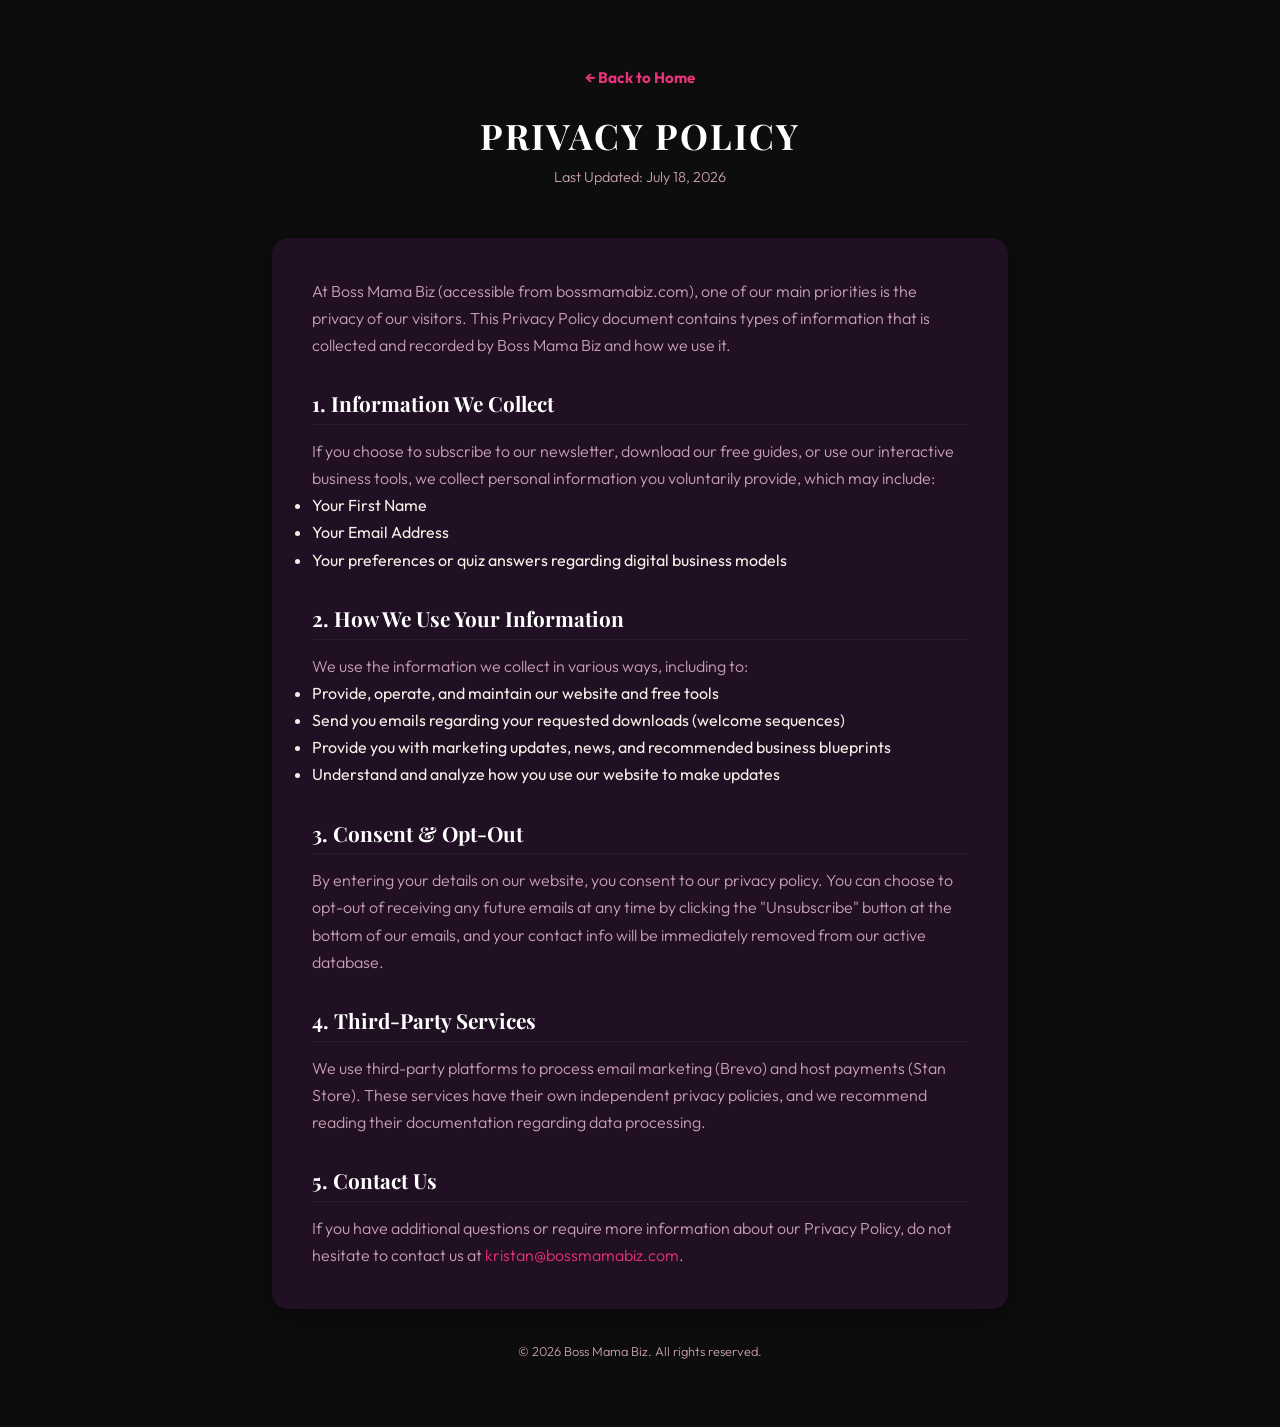
<file: privacy.html>
<!DOCTYPE html>
<html lang="en">
<head>
    <meta charset="UTF-8">
    <meta name="viewport" content="width=device-width, initial-scale=1.0">
    <title>Privacy Policy — Boss Mama Biz</title>
    <meta name="robots" content="noindex, nofollow">
    <link rel="icon" type="image/svg+xml" href="favicon.svg">
    <link rel="apple-touch-icon" href="favicon.svg">
    <link href="https://fonts.googleapis.com/css2?family=Outfit:wght@300;400;500;600;700;800&family=Playfair+Display:ital,wght@0,600;0,700;1,400&display=swap" rel="stylesheet">
    <link rel="stylesheet" href="style.css?v=24.0">
</head>
<body style="background: var(--bg-dark); color: var(--text-main); font-family: var(--font-body); padding: 4rem 1rem; line-height: 1.7;">

    <div class="container" style="max-width: 800px; margin: 0 auto;">
        
        <!-- Header -->
        <div style="text-align: center; margin-bottom: 3rem;">
            <a href="index.html" style="text-decoration: none; display: inline-block; margin-bottom: 1.5rem; color: var(--primary); font-weight: 700; font-size: 0.95rem;">← Back to Home</a>
            <h1 style="font-family: var(--font-heading); font-size: 2.2rem; color: #ffffff; text-transform: uppercase; letter-spacing: 2px;">Privacy Policy</h1>
            <p style="color: var(--text-muted); font-size: 0.9rem; margin-top: 0.5rem;">Last Updated: July 18, 2026</p>
        </div>

        <!-- Content Card -->
        <div class="glass-card" style="padding: 2.5rem; border-radius: 16px; border: 1px solid var(--border);">
            <p>At Boss Mama Biz (accessible from bossmamabiz.com), one of our main priorities is the privacy of our visitors. This Privacy Policy document contains types of information that is collected and recorded by Boss Mama Biz and how we use it.</p>

            <h2 style="font-family: var(--font-heading); color: #ffffff; font-size: 1.3rem; margin-top: 2rem; margin-bottom: 0.8rem; border-bottom: 1px solid rgba(255,255,255,0.05); padding-bottom: 0.5rem;">1. Information We Collect</h2>
            <p>If you choose to subscribe to our newsletter, download our free guides, or use our interactive business tools, we collect personal information you voluntarily provide, which may include:</p>
            <ul>
                <li>Your First Name</li>
                <li>Your Email Address</li>
                <li>Your preferences or quiz answers regarding digital business models</li>
            </ul>

            <h2 style="font-family: var(--font-heading); color: #ffffff; font-size: 1.3rem; margin-top: 2rem; margin-bottom: 0.8rem; border-bottom: 1px solid rgba(255,255,255,0.05); padding-bottom: 0.5rem;">2. How We Use Your Information</h2>
            <p>We use the information we collect in various ways, including to:</p>
            <ul>
                <li>Provide, operate, and maintain our website and free tools</li>
                <li>Send you emails regarding your requested downloads (welcome sequences)</li>
                <li>Provide you with marketing updates, news, and recommended business blueprints</li>
                <li>Understand and analyze how you use our website to make updates</li>
            </ul>

            <h2 style="font-family: var(--font-heading); color: #ffffff; font-size: 1.3rem; margin-top: 2rem; margin-bottom: 0.8rem; border-bottom: 1px solid rgba(255,255,255,0.05); padding-bottom: 0.5rem;">3. Consent & Opt-Out</h2>
            <p>By entering your details on our website, you consent to our privacy policy. You can choose to opt-out of receiving any future emails at any time by clicking the "Unsubscribe" button at the bottom of our emails, and your contact info will be immediately removed from our active database.</p>

            <h2 style="font-family: var(--font-heading); color: #ffffff; font-size: 1.3rem; margin-top: 2rem; margin-bottom: 0.8rem; border-bottom: 1px solid rgba(255,255,255,0.05); padding-bottom: 0.5rem;">4. Third-Party Services</h2>
            <p>We use third-party platforms to process email marketing (Brevo) and host payments (Stan Store). These services have their own independent privacy policies, and we recommend reading their documentation regarding data processing.</p>

            <h2 style="font-family: var(--font-heading); color: #ffffff; font-size: 1.3rem; margin-top: 2rem; margin-bottom: 0.8rem; border-bottom: 1px solid rgba(255,255,255,0.05); padding-bottom: 0.5rem;">5. Contact Us</h2>
            <p>If you have additional questions or require more information about our Privacy Policy, do not hesitate to contact us at <a href="mailto:kristan@bossmamabiz.com" style="color: var(--primary); text-decoration: none;">kristan@bossmamabiz.com</a>.</p>
        </div>

        <!-- Footer link back -->
        <div style="text-align: center; margin-top: 2rem;">
            <p style="color: var(--text-muted); font-size: 0.8rem;">&copy; 2026 Boss Mama Biz. All rights reserved.</p>
        </div>

    </div>

</body>
</html>
</file>
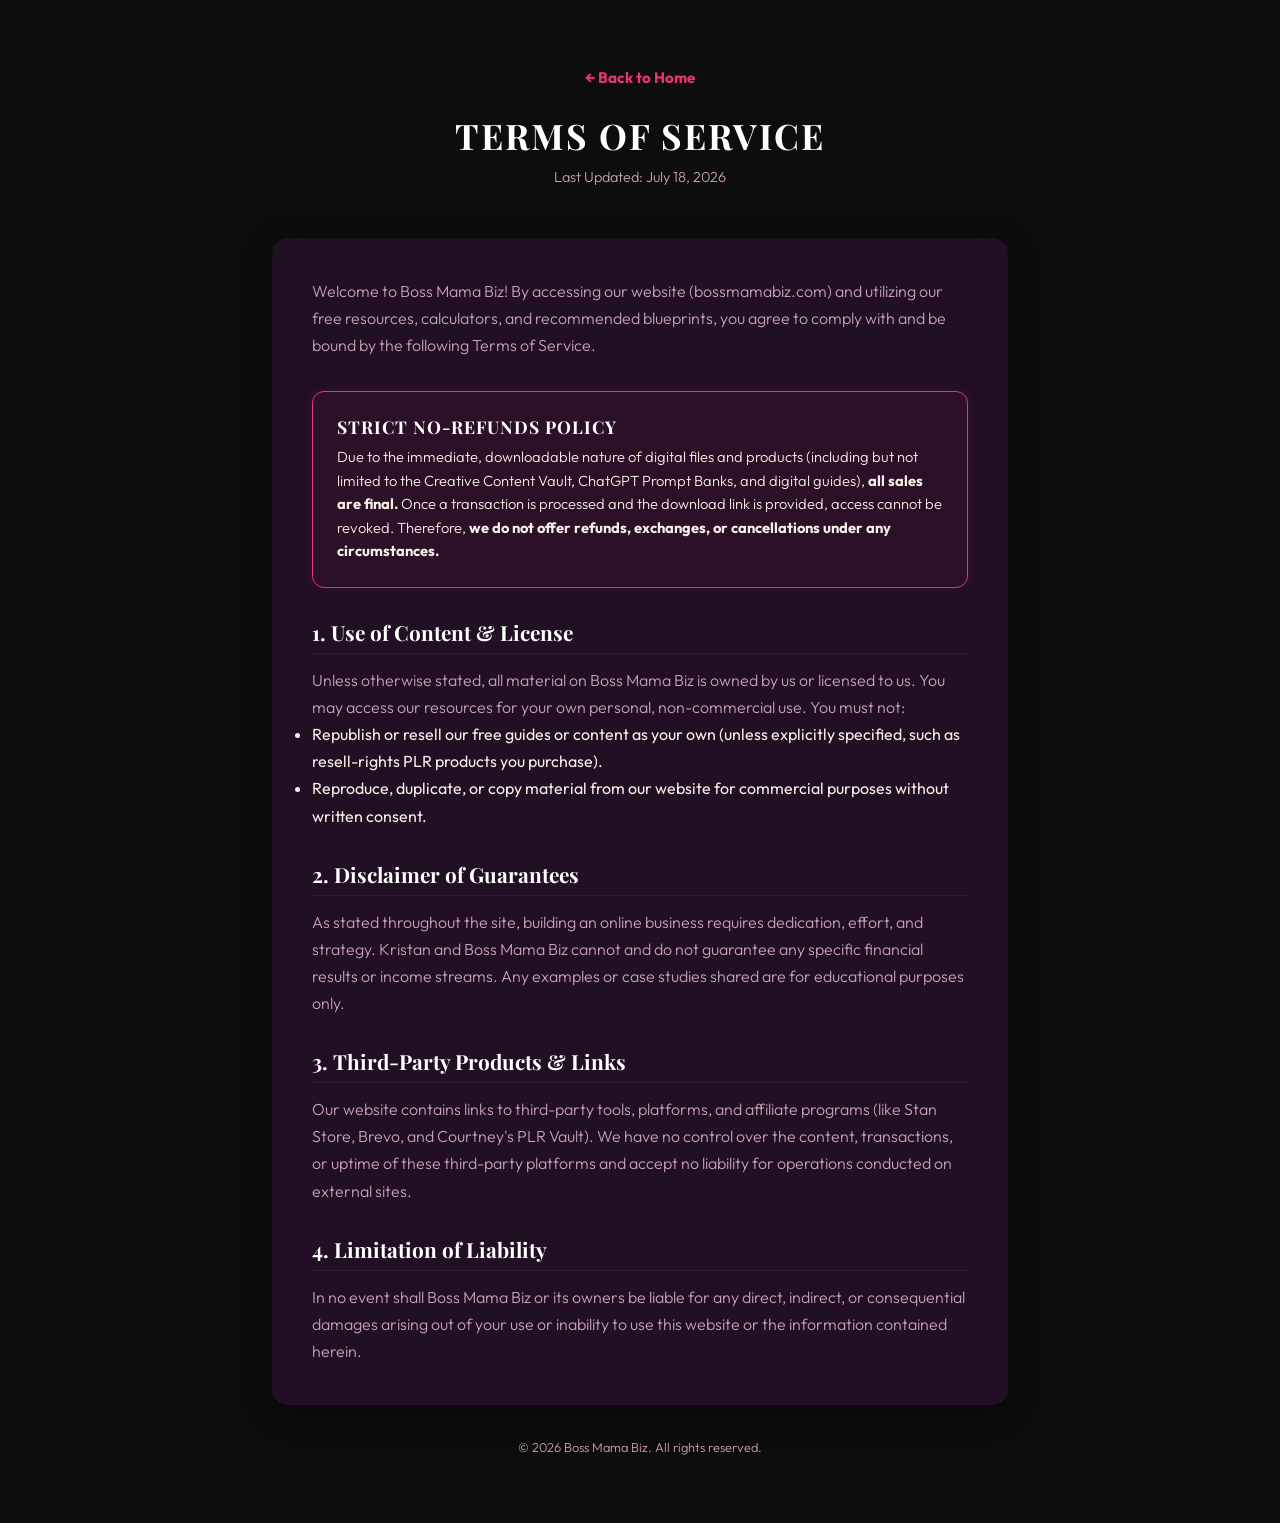
<file: terms.html>
<!DOCTYPE html>
<html lang="en">
<head>
    <meta charset="UTF-8">
    <meta name="viewport" content="width=device-width, initial-scale=1.0">
    <title>Terms of Service — Boss Mama Biz</title>
    <meta name="robots" content="noindex, nofollow">
    <link rel="icon" type="image/svg+xml" href="favicon.svg">
    <link rel="apple-touch-icon" href="favicon.svg">
    <link href="https://fonts.googleapis.com/css2?family=Outfit:wght@300;400;500;600;700;800&family=Playfair+Display:ital,wght@0,600;0,700;1,400&display=swap" rel="stylesheet">
    <link rel="stylesheet" href="style.css?v=24.0">
</head>
<body style="background: var(--bg-dark); color: var(--text-main); font-family: var(--font-body); padding: 4rem 1rem; line-height: 1.7;">

    <div class="container" style="max-width: 800px; margin: 0 auto;">
        
        <!-- Header -->
        <div style="text-align: center; margin-bottom: 3rem;">
            <a href="index.html" style="text-decoration: none; display: inline-block; margin-bottom: 1.5rem; color: var(--primary); font-weight: 700; font-size: 0.95rem;">← Back to Home</a>
            <h1 style="font-family: var(--font-heading); font-size: 2.2rem; color: #ffffff; text-transform: uppercase; letter-spacing: 2px;">Terms of Service</h1>
            <p style="color: var(--text-muted); font-size: 0.9rem; margin-top: 0.5rem;">Last Updated: July 18, 2026</p>
        </div>

        <!-- Content Card -->
        <div class="glass-card" style="padding: 2.5rem; border-radius: 16px; border: 1px solid var(--border);">
            <p>Welcome to Boss Mama Biz! By accessing our website (bossmamabiz.com) and utilizing our free resources, calculators, and recommended blueprints, you agree to comply with and be bound by the following Terms of Service.</p>

            <!-- Highlighted Refund Policy Box -->
            <div style="background: rgba(232, 50, 122, 0.05); border: 1px solid var(--primary); border-radius: 12px; padding: 1.5rem; margin: 2rem 0; box-shadow: 0 0 15px rgba(232, 50, 122, 0.1);">
                <h3 style="font-family: var(--font-heading); color: #ffffff; font-size: 1.1rem; margin-top: 0; margin-bottom: 0.5rem; display: flex; align-items: center; gap: 0.5rem; letter-spacing: 1px;">
                    STRICT NO-REFUNDS POLICY
                </h3>
                <p style="margin: 0; font-size: 0.92rem; line-height: 1.6; color: var(--text-main);">
                    Due to the immediate, downloadable nature of digital files and products (including but not limited to the Creative Content Vault, ChatGPT Prompt Banks, and digital guides), <strong>all sales are final.</strong> 
                    Once a transaction is processed and the download link is provided, access cannot be revoked. Therefore, <strong>we do not offer refunds, exchanges, or cancellations under any circumstances.</strong>
                </p>
            </div>

            <h2 style="font-family: var(--font-heading); color: #ffffff; font-size: 1.3rem; margin-top: 2rem; margin-bottom: 0.8rem; border-bottom: 1px solid rgba(255,255,255,0.05); padding-bottom: 0.5rem;">1. Use of Content & License</h2>
            <p>Unless otherwise stated, all material on Boss Mama Biz is owned by us or licensed to us. You may access our resources for your own personal, non-commercial use. You must not:</p>
            <ul>
                <li>Republish or resell our free guides or content as your own (unless explicitly specified, such as resell-rights PLR products you purchase).</li>
                <li>Reproduce, duplicate, or copy material from our website for commercial purposes without written consent.</li>
            </ul>

            <h2 style="font-family: var(--font-heading); color: #ffffff; font-size: 1.3rem; margin-top: 2rem; margin-bottom: 0.8rem; border-bottom: 1px solid rgba(255,255,255,0.05); padding-bottom: 0.5rem;">2. Disclaimer of Guarantees</h2>
            <p>As stated throughout the site, building an online business requires dedication, effort, and strategy. Kristan and Boss Mama Biz cannot and do not guarantee any specific financial results or income streams. Any examples or case studies shared are for educational purposes only.</p>

            <h2 style="font-family: var(--font-heading); color: #ffffff; font-size: 1.3rem; margin-top: 2rem; margin-bottom: 0.8rem; border-bottom: 1px solid rgba(255,255,255,0.05); padding-bottom: 0.5rem;">3. Third-Party Products & Links</h2>
            <p>Our website contains links to third-party tools, platforms, and affiliate programs (like Stan Store, Brevo, and Courtney's PLR Vault). We have no control over the content, transactions, or uptime of these third-party platforms and accept no liability for operations conducted on external sites.</p>

            <h2 style="font-family: var(--font-heading); color: #ffffff; font-size: 1.3rem; margin-top: 2rem; margin-bottom: 0.8rem; border-bottom: 1px solid rgba(255,255,255,0.05); padding-bottom: 0.5rem;">4. Limitation of Liability</h2>
            <p>In no event shall Boss Mama Biz or its owners be liable for any direct, indirect, or consequential damages arising out of your use or inability to use this website or the information contained herein.</p>
        </div>

        <!-- Footer link back -->
        <div style="text-align: center; margin-top: 2rem;">
            <p style="color: var(--text-muted); font-size: 0.8rem;">&copy; 2026 Boss Mama Biz. All rights reserved.</p>
        </div>

    </div>

</body>
</html>
</file>
<file: dashboard.css>
/* ============================================
   BOSS MAMA BIZ — COMMAND CENTER (NEW SETUP)
   Clean, Fast & Editorial Design System
   Warm Cream Canvas + Deep Plum Sidebar
   Pure Typography (Icon-Free)
   ============================================ */

@import url('https://fonts.googleapis.com/css2?family=Cinzel:wght@600;700;800&family=Lato:ital,wght@0,300;0,400;0,700;1,400&display=swap');

:root {
    /* Main Canvas (Warm Cream from Homepage) */
    --bg-cream:         #F5F0E6;
    --bg-cream-tint:    #FAF7F2;
    --bg-card:          #FFFFFF;
    --bg-card-subtle:   #F9F6F0;
    
    /* Typography on Main Canvas */
    --text-primary:     #1A0A14;  /* Deep Espresso / Black */
    --text-body:        #3D2633;  /* Soft Warm Charcoal */
    --text-muted:       #7A5C6D;  /* Mauve Muted */
    --border-warm:      rgba(232, 50, 122, 0.14);
    --border-subtle:    rgba(26, 10, 20, 0.08);

    /* Sidebar (Deep Plum-Slate Anchor) */
    --bg-sidebar:       #160D1A;
    --bg-sidebar-hover: rgba(232, 50, 122, 0.12);
    --bg-sidebar-card:  #1F1325;
    --text-sidebar-muted: rgba(245, 238, 245, 0.65);
    
    /* Brand Accent (Signature Pink) */
    --primary:          #E8327A;
    --primary-hover:    #D01C63;
    --primary-light:    rgba(232, 50, 122, 0.08);
    --primary-border:   rgba(232, 50, 122, 0.25);
    --primary-gradient: linear-gradient(135deg, #F05595 0%, #E8327A 60%, #C4285E 100%);
    
    /* Functional Status */
    --status-active:    #15803D;
    --status-active-bg: #DCFCE7;
    --status-pending:   #B45309;
    --status-pending-bg:#FEF3C7;
    
    /* Fonts & Spacing */
    --font-heading:     'Cinzel', serif;
    --font-body:        'Lato', sans-serif;
    --sidebar-w:        270px;
    --transition:       all 0.2s cubic-bezier(0.16, 1, 0.3, 1);
    --card-shadow:      0 4px 20px rgba(26, 10, 20, 0.04), 0 1px 3px rgba(26, 10, 20, 0.02);
    --card-shadow-hover:0 8px 30px rgba(26, 10, 20, 0.08), 0 2px 6px rgba(26, 10, 20, 0.04);
}

*, *::before, *::after {
    box-sizing: border-box;
    margin: 0;
    padding: 0;
}

html {
    font-size: 16px;
    scroll-behavior: smooth;
}

body {
    background-color: var(--bg-cream);
    /* Subtle warm linen grain matching homepage FAQ/Quiz */
    background-image: 
        repeating-linear-gradient(90deg, rgba(26, 10, 20, 0.012) 0px, rgba(26, 10, 20, 0.012) 1px, transparent 1px, transparent 4px),
        repeating-linear-gradient(0deg, rgba(26, 10, 20, 0.006) 0px, rgba(26, 10, 20, 0.006) 1px, transparent 1px, transparent 6px);
    color: var(--text-body);
    font-family: var(--font-body);
    min-height: 100vh;
    display: flex;
}

h1, h2, h3, h4 {
    font-family: var(--font-heading);
    color: var(--text-primary);
    font-weight: 700;
    letter-spacing: 0.5px;
}

a {
    color: var(--primary);
    text-decoration: none;
    transition: var(--transition);
}

.hidden {
    display: none !important;
}

/* ============================================
   PIN LOGIN SCREEN
   ============================================ */
.pin-screen {
    position: fixed;
    inset: 0;
    background: var(--bg-cream);
    display: flex;
    align-items: center;
    justify-content: center;
    z-index: 9999;
}

.pin-box {
    background: var(--bg-card);
    border: 1px solid var(--border-warm);
    border-radius: 20px;
    padding: 2.8rem 2.2rem;
    max-width: 380px;
    width: 90%;
    text-align: center;
    box-shadow: 0 12px 40px rgba(26, 10, 20, 0.08);
    animation: fadeUp 0.4s ease;
}

@keyframes fadeUp {
    from { opacity: 0; transform: translateY(18px); }
    to   { opacity: 1; transform: translateY(0); }
}

.pin-logo-title {
    font-family: var(--font-heading);
    font-size: 1.45rem;
    color: var(--text-primary);
    letter-spacing: 1.5px;
    margin-bottom: 0.2rem;
}

.pin-logo-sub {
    font-size: 0.72rem;
    letter-spacing: 2px;
    text-transform: uppercase;
    color: var(--primary);
    font-weight: 700;
    margin-bottom: 1.8rem;
    display: block;
}

.pin-label {
    font-size: 0.9rem;
    color: var(--text-muted);
    margin-bottom: 1.2rem;
}

.pin-dots {
    display: flex;
    justify-content: center;
    gap: 1rem;
    margin-bottom: 1.5rem;
}

.pin-dot {
    width: 14px;
    height: 14px;
    border-radius: 50%;
    border: 2px solid var(--primary-border);
    background: transparent;
    transition: var(--transition);
}

.pin-dot.filled {
    background: var(--primary);
    border-color: var(--primary);
    transform: scale(1.15);
}

.pin-error {
    color: #DC2626;
    font-size: 0.82rem;
    font-weight: 700;
    margin-top: 0.8rem;
    opacity: 0;
    transition: var(--transition);
}

.pin-error.visible {
    opacity: 1;
}

.pin-keypad {
    display: grid;
    grid-template-columns: repeat(3, 1fr);
    gap: 0.7rem;
    margin-top: 1.2rem;
}

.pin-key {
    background: var(--bg-cream-tint);
    border: 1px solid var(--border-subtle);
    border-radius: 12px;
    padding: 0.85rem 0;
    font-size: 1.25rem;
    font-family: var(--font-heading);
    font-weight: 600;
    color: var(--text-primary);
    cursor: pointer;
    transition: var(--transition);
}

.pin-key:hover {
    background: var(--primary-light);
    border-color: var(--primary-border);
    color: var(--primary);
    transform: translateY(-1px);
}

.pin-key:active {
    transform: scale(0.96);
}

.pin-key-del {
    font-size: 1.1rem;
    color: var(--text-muted);
}

.pin-key-empty {
    visibility: hidden;
}

/* ============================================
   SIDEBAR (Deep Plum, Pure Typography, Icon-Free)
   ============================================ */
.sidebar {
    width: var(--sidebar-w);
    background: var(--bg-sidebar);
    color: #FFFFFF;
    display: flex;
    flex-direction: column;
    position: fixed;
    top: 0;
    bottom: 0;
    left: 0;
    z-index: 100;
    border-right: 1px solid rgba(232, 50, 122, 0.12);
    transition: var(--transition);
}

.sidebar-brand {
    padding: 2.2rem 1.8rem 1.6rem;
    border-bottom: 1px solid rgba(255, 255, 255, 0.06);
}

.sidebar-brand-title {
    font-family: var(--font-heading);
    font-size: 1.2rem;
    font-weight: 800;
    letter-spacing: 2px;
    color: #FFFFFF;
    display: block;
    line-height: 1.2;
}

.sidebar-brand-tag {
    font-size: 0.65rem;
    font-weight: 700;
    letter-spacing: 2.5px;
    text-transform: uppercase;
    color: var(--primary);
    margin-top: 0.35rem;
    display: block;
}

.sidebar-nav {
    flex: 1;
    padding: 1.6rem 1.2rem;
    display: flex;
    flex-direction: column;
    gap: 0.4rem;
}

.nav-label {
    font-size: 0.68rem;
    font-weight: 700;
    letter-spacing: 2px;
    text-transform: uppercase;
    color: rgba(255, 255, 255, 0.35);
    padding: 0.4rem 0.8rem;
    margin-top: 0.6rem;
}

.nav-link {
    display: flex;
    align-items: center;
    justify-content: space-between;
    padding: 0.8rem 1rem;
    border-radius: 10px;
    color: var(--text-sidebar-muted);
    font-size: 0.92rem;
    font-weight: 600;
    letter-spacing: 0.5px;
    transition: var(--transition);
    position: relative;
}

.nav-link:hover {
    color: #FFFFFF;
    background: var(--bg-sidebar-hover);
    transform: translateX(3px);
}

.nav-link.active {
    color: #FFFFFF;
    background: rgba(232, 50, 122, 0.22);
    border-left: 3px solid var(--primary);
    font-weight: 700;
}

.nav-badge {
    font-size: 0.72rem;
    font-weight: 700;
    background: rgba(232, 50, 122, 0.3);
    color: var(--primary);
    padding: 0.15rem 0.55rem;
    border-radius: 20px;
}

.sidebar-footer {
    padding: 1.4rem 1.6rem;
    border-top: 1px solid rgba(255, 255, 255, 0.06);
    display: flex;
    flex-direction: column;
    gap: 0.8rem;
}

.sidebar-back-link {
    font-size: 0.82rem;
    color: rgba(255, 255, 255, 0.55);
    font-weight: 600;
    letter-spacing: 0.3px;
    display: flex;
    align-items: center;
    gap: 0.4rem;
}

.sidebar-back-link:hover {
    color: var(--primary);
}

.sidebar-trident-credit {
    font-size: 0.7rem;
    color: rgba(255, 255, 255, 0.35);
    letter-spacing: 0.8px;
    text-transform: uppercase;
}

/* ============================================
   MAIN CONTENT AREA (Warm Cream)
   ============================================ */
.main-wrapper {
    flex: 1;
    margin-left: var(--sidebar-w);
    min-height: 100vh;
    display: flex;
    flex-direction: column;
}

.top-bar {
    padding: 1.5rem 2.8rem;
    display: flex;
    justify-content: space-between;
    align-items: center;
    border-bottom: 1px solid var(--border-subtle);
    background: rgba(245, 240, 230, 0.85);
    backdrop-filter: blur(10px);
    position: sticky;
    top: 0;
    z-index: 50;
}

.page-title-group h1 {
    font-size: 1.65rem;
    line-height: 1.2;
}

.page-title-group p {
    font-size: 0.88rem;
    color: var(--text-muted);
    margin-top: 0.2rem;
}

.top-bar-actions {
    display: flex;
    align-items: center;
    gap: 1rem;
}

.content-container {
    padding: 2.2rem 2.8rem 4rem;
    max-width: 1200px;
    width: 100%;
}

.tab-pane {
    display: none;
    animation: fadeIn 0.25s ease;
}

.tab-pane.active {
    display: block;
}

@keyframes fadeIn {
    from { opacity: 0; transform: translateY(6px); }
    to   { opacity: 1; transform: translateY(0); }
}

/* ============================================
   CARDS & COMPONENTS (White on Cream)
   ============================================ */
.card {
    background: var(--bg-card);
    border: 1px solid var(--border-warm);
    border-radius: 16px;
    padding: 1.8rem;
    box-shadow: var(--card-shadow);
    transition: var(--transition);
}

.card:hover {
    box-shadow: var(--card-shadow-hover);
}

.card-header {
    display: flex;
    justify-content: space-between;
    align-items: center;
    margin-bottom: 1.2rem;
}

.card-title {
    font-size: 1.15rem;
    font-weight: 700;
}

.card-subtitle {
    font-size: 0.85rem;
    color: var(--text-muted);
    margin-top: 0.2rem;
}

/* Buttons */
.btn {
    display: inline-flex;
    align-items: center;
    justify-content: center;
    gap: 0.5rem;
    padding: 0.75rem 1.4rem;
    border-radius: 10px;
    font-size: 0.88rem;
    font-weight: 700;
    letter-spacing: 0.3px;
    cursor: pointer;
    border: 1px solid transparent;
    transition: var(--transition);
    font-family: var(--font-body);
}

.btn-primary {
    background: var(--primary-gradient);
    color: #FFFFFF;
    box-shadow: 0 4px 15px rgba(232, 50, 122, 0.25);
}

.btn-primary:hover {
    transform: translateY(-1px);
    box-shadow: 0 6px 20px rgba(232, 50, 122, 0.35);
    color: #FFFFFF;
}

.btn-secondary {
    background: var(--bg-card);
    border: 1px solid var(--border-warm);
    color: var(--text-primary);
}

.btn-secondary:hover {
    background: var(--primary-light);
    border-color: var(--primary);
    color: var(--primary);
}

.btn-sm {
    padding: 0.45rem 0.9rem;
    font-size: 0.8rem;
    border-radius: 8px;
}

/* Status Pill */
.status-pill {
    display: inline-flex;
    align-items: center;
    gap: 0.4rem;
    padding: 0.25rem 0.7rem;
    border-radius: 20px;
    font-size: 0.75rem;
    font-weight: 700;
    letter-spacing: 0.5px;
    text-transform: uppercase;
}

.status-active {
    background: var(--status-active-bg);
    color: var(--status-active);
}

.status-pending {
    background: var(--status-pending-bg);
    color: var(--status-pending);
}

/* Stat Grid (Overview) */
.stat-grid {
    display: grid;
    grid-template-columns: repeat(auto-fit, minmax(220px, 1fr));
    gap: 1.2rem;
    margin-bottom: 2rem;
}

.stat-card {
    background: var(--bg-card);
    border: 1px solid var(--border-warm);
    border-radius: 14px;
    padding: 1.4rem 1.6rem;
    box-shadow: var(--card-shadow);
}

.stat-label {
    font-size: 0.8rem;
    font-weight: 700;
    text-transform: uppercase;
    letter-spacing: 1px;
    color: var(--text-muted);
}

.stat-value {
    font-family: var(--font-heading);
    font-size: 1.85rem;
    font-weight: 700;
    color: var(--text-primary);
    margin: 0.4rem 0 0.2rem;
}

.stat-sub {
    font-size: 0.8rem;
    color: var(--text-muted);
}

/* Products Grid */
.product-grid {
    display: grid;
    grid-template-columns: repeat(auto-fill, minmax(320px, 1fr));
    gap: 1.5rem;
    margin-top: 1.5rem;
}

.product-card {
    background: var(--bg-card);
    border: 1px solid var(--border-warm);
    border-radius: 16px;
    padding: 1.6rem;
    display: flex;
    flex-direction: column;
    box-shadow: var(--card-shadow);
    transition: var(--transition);
}

.product-card:hover {
    transform: translateY(-2px);
    box-shadow: var(--card-shadow-hover);
    border-color: rgba(232, 50, 122, 0.35);
}

.product-card-img-preview {
    width: 100%;
    height: 160px;
    object-fit: contain;
    background: #FAF7F2;
    border-radius: 10px;
    margin-bottom: 1rem;
    padding: 0.5rem;
    border: 1px solid var(--border-subtle);
}

.product-card-top {
    display: flex;
    justify-content: space-between;
    align-items: flex-start;
    margin-bottom: 0.8rem;
}

.product-badge {
    font-size: 0.72rem;
    font-weight: 700;
    text-transform: uppercase;
    letter-spacing: 1px;
    color: var(--primary);
    background: var(--primary-light);
    border: 1px solid var(--primary-border);
    padding: 0.2rem 0.6rem;
    border-radius: 6px;
}

.product-card-title {
    font-size: 1.15rem;
    font-weight: 700;
    color: var(--text-primary);
    margin-bottom: 0.4rem;
}

.product-card-desc {
    font-size: 0.88rem;
    color: var(--text-muted);
    line-height: 1.5;
    margin-bottom: 1.2rem;
    flex: 1;
}

.product-card-links {
    display: flex;
    flex-direction: column;
    gap: 0.6rem;
    padding-top: 1rem;
    border-top: 1px solid var(--border-subtle);
}

.product-link-row {
    display: flex;
    align-items: center;
    justify-content: space-between;
    background: var(--bg-cream-tint);
    padding: 0.6rem 0.8rem;
    border-radius: 8px;
    border: 1px solid var(--border-subtle);
    font-size: 0.82rem;
}

.product-link-title {
    font-weight: 700;
    color: var(--text-primary);
}

/* Request Product Card / Banner */
.request-banner {
    background: linear-gradient(135deg, #FAF7F2 0%, #FFFFFF 100%);
    border: 1.5px dashed var(--primary);
    border-radius: 16px;
    padding: 2rem;
    display: flex;
    justify-content: space-between;
    align-items: center;
    flex-wrap: wrap;
    gap: 1.2rem;
    margin-bottom: 2rem;
}

.request-banner-text h3 {
    font-size: 1.25rem;
    margin-bottom: 0.3rem;
}

.request-banner-text p {
    font-size: 0.9rem;
    color: var(--text-muted);
    max-width: 600px;
}

/* Leads Table */
.leads-table-container {
    background: var(--bg-card);
    border: 1px solid var(--border-warm);
    border-radius: 16px;
    overflow: hidden;
    box-shadow: var(--card-shadow);
}

.table-toolbar {
    padding: 1.2rem 1.6rem;
    display: flex;
    justify-content: space-between;
    align-items: center;
    border-bottom: 1px solid var(--border-subtle);
    flex-wrap: wrap;
    gap: 1rem;
}

.table-search {
    padding: 0.6rem 1rem;
    border: 1px solid var(--border-subtle);
    background: var(--bg-cream-tint);
    border-radius: 8px;
    font-size: 0.88rem;
    width: 260px;
    color: var(--text-primary);
    font-family: var(--font-body);
}

.table-search:focus {
    outline: none;
    border-color: var(--primary);
}

.leads-table {
    width: 100%;
    border-collapse: collapse;
    font-size: 0.9rem;
    text-align: left;
}

.leads-table th {
    padding: 1rem 1.6rem;
    background: var(--bg-cream-tint);
    font-weight: 700;
    font-size: 0.75rem;
    text-transform: uppercase;
    letter-spacing: 1px;
    color: var(--text-muted);
    border-bottom: 1px solid var(--border-subtle);
}

.leads-table td {
    padding: 1.1rem 1.6rem;
    border-bottom: 1px solid var(--border-subtle);
    color: var(--text-body);
}

.leads-table tr:hover td {
    background: var(--bg-cream-tint);
}

/* Modal Popup */
.modal-overlay {
    position: fixed;
    inset: 0;
    background: rgba(26, 10, 20, 0.45);
    backdrop-filter: blur(4px);
    display: flex;
    align-items: center;
    justify-content: center;
    z-index: 999;
    opacity: 0;
    pointer-events: none;
    transition: var(--transition);
}

.modal-overlay.active {
    opacity: 1;
    pointer-events: auto;
}

.modal-box {
    background: var(--bg-card);
    border: 1px solid var(--border-warm);
    border-radius: 20px;
    padding: 2.2rem;
    width: 90%;
    max-width: 520px;
    box-shadow: 0 16px 50px rgba(26, 10, 20, 0.15);
    transform: translateY(15px);
    transition: var(--transition);
    max-height: 90vh;
    overflow-y: auto;
}

.modal-box.modal-lg {
    max-width: 680px;
}

.email-letter-preview {
    background: #FAF7F2;
    border: 1px solid var(--border-subtle);
    border-radius: 12px;
    padding: 1.6rem;
    margin: 1.2rem 0;
    font-family: var(--font-body);
}

.email-letter-header {
    border-bottom: 1px solid var(--border-subtle);
    padding-bottom: 1rem;
    margin-bottom: 1.2rem;
    display: flex;
    flex-direction: column;
    gap: 0.4rem;
    font-size: 0.85rem;
}

.email-letter-body {
    white-space: pre-wrap;
    line-height: 1.65;
    font-size: 0.92rem;
    color: var(--text-body);
}

.email-letter-body a {
    font-weight: 700;
    color: var(--primary);
    text-decoration: underline;
}

.modal-overlay.active .modal-box {
    transform: translateY(0);
}

.modal-header {
    display: flex;
    justify-content: space-between;
    align-items: center;
    margin-bottom: 1.2rem;
}

.modal-close {
    background: none;
    border: none;
    font-size: 1.5rem;
    cursor: pointer;
    color: var(--text-muted);
}

.modal-close:hover {
    color: var(--text-primary);
}

.form-group {
    margin-bottom: 1.2rem;
}

.form-label {
    display: block;
    font-size: 0.82rem;
    font-weight: 700;
    color: var(--text-primary);
    margin-bottom: 0.4rem;
}

.form-input, .form-textarea, .form-select {
    width: 100%;
    padding: 0.75rem 1rem;
    background: var(--bg-cream-tint);
    border: 1px solid var(--border-subtle);
    border-radius: 10px;
    color: var(--text-primary);
    font-size: 0.92rem;
    font-family: var(--font-body);
    transition: var(--transition);
}

.form-input:focus, .form-textarea:focus, .form-select:focus {
    outline: none;
    border-color: var(--primary);
    background: #FFFFFF;
}

/* Toast Notification */
.toast {
    position: fixed;
    bottom: 2rem;
    right: 2rem;
    background: var(--bg-sidebar);
    color: #FFFFFF;
    border: 1px solid var(--primary-border);
    padding: 0.9rem 1.4rem;
    border-radius: 12px;
    font-size: 0.9rem;
    font-weight: 600;
    box-shadow: 0 8px 30px rgba(0, 0, 0, 0.25);
    z-index: 10000;
    transform: translateY(100px);
    opacity: 0;
    transition: var(--transition);
}

.toast.show {
    transform: translateY(0);
    opacity: 1;
}

/* Mobile Responsiveness */
.mobile-nav-toggle {
    display: none;
    background: none;
    border: none;
    font-size: 1.5rem;
    color: var(--text-primary);
    cursor: pointer;
}

@media (max-width: 900px) {
    .sidebar {
        transform: translateX(-100%);
    }
    .sidebar.open {
        transform: translateX(0);
    }
    .main-wrapper {
        margin-left: 0;
    }
    .mobile-nav-toggle {
        display: block;
    }
    .top-bar {
        padding: 1.2rem 1.5rem;
    }
    .content-container {
        padding: 1.5rem;
    }
}

/* ============================================
   SYSTEM STACK & INFRASTRUCTURE (VAULT)
   ============================================ */
.system-grid {
    display: grid;
    grid-template-columns: repeat(auto-fill, minmax(320px, 1fr));
    gap: 1.2rem;
    margin-top: 1.2rem;
}

.system-card {
    background: var(--bg-card);
    border: 1px solid var(--border-warm);
    border-radius: 14px;
    padding: 1.4rem;
    display: flex;
    flex-direction: column;
    justify-content: space-between;
    transition: var(--transition);
    box-shadow: var(--card-shadow);
}

.system-card:hover {
    transform: translateY(-2px);
    box-shadow: var(--card-shadow-hover);
    border-color: rgba(232, 50, 122, 0.35);
}

.system-card-header {
    display: flex;
    justify-content: space-between;
    align-items: flex-start;
    margin-bottom: 0.8rem;
    gap: 0.8rem;
}

.system-tag {
    font-size: 0.7rem;
    font-weight: 700;
    text-transform: uppercase;
    letter-spacing: 0.8px;
    color: var(--primary);
    background: var(--primary-light);
    border: 1px solid var(--primary-border);
    padding: 0.2rem 0.55rem;
    border-radius: 6px;
    display: inline-block;
    margin-bottom: 0.4rem;
}

.system-card-title {
    font-size: 1.12rem;
    font-weight: 700;
    color: var(--text-primary);
}

.system-card-desc {
    font-size: 0.88rem;
    color: var(--text-muted);
    line-height: 1.5;
    margin-bottom: 1.1rem;
    flex: 1;
}

.system-card-footer {
    padding-top: 0.9rem;
    border-top: 1px solid var(--border-subtle);
    display: flex;
    justify-content: space-between;
    align-items: center;
    font-size: 0.82rem;
    flex-wrap: wrap;
    gap: 0.5rem;
}

.system-key {
    color: var(--text-muted);
    font-weight: 600;
}

.system-val {
    color: var(--text-primary);
    font-weight: 700;
}
</file>
<file: style.css>
:root {
    /* ── Boss Mama Biz Palette ────────────────────────────────────
       Primary  : Hot Pink    #E8327A  (main accent, CTAs, borders)
       Plum     : Deep Plum   #2D1230  (card & sidebar backgrounds)
       Gold     : Honey Gold  #C9A84C  (prices, badges, secondary)
       Dark     : Near Black  #0D0D0D  (page background)
       Light    : Warm Cream  #F5F0E6  (alternating sections)
    ─────────────────────────────────────────────────────────── */

    --primary:        #E8327A;
    --primary-hover:  #C4285E;
    --primary-glow:   rgba(232, 50, 122, 0.25);

    --gold:           #C9A84C;
    --gold-glow:      rgba(201, 168, 76, 0.25);

    --plum:           #2D1230;
    --plum-light:     rgba(45, 18, 48, 0.75);

    --bg-dark:        #0D0D0D;
    --bg-header:      #160D1A;  /* deep plum-black for header/nav */
    --bg-card:        rgba(45, 18, 48, 0.65);  /* plum-tinted cards */
    --bg-card-hover:  rgba(55, 22, 58, 0.88);

    --border-color:   rgba(232, 50, 122, 0.15);
    --border-hover:   rgba(232, 50, 122, 0.38);

    --text-main:    #F5F0E6;
    --text-muted:   #C9A0B4;
    --text-inverse: #1A0A14;

    --font-heading: 'Playfair Display', Georgia, serif;
    --font-body:    'Outfit', sans-serif;

    --shadow-sm: 0 2px 8px rgba(0, 0, 0, 0.2);
    --shadow-md: 0 8px 30px rgba(0, 0, 0, 0.4);
    --shadow-lg: 0 16px 40px rgba(0, 0, 0, 0.6);

    --transition-smooth: all 0.4s cubic-bezier(0.16, 1, 0.3, 1);
    --transition-bounce: all 0.5s cubic-bezier(0.34, 1.56, 0.64, 1);
}

/* Reset */
*, *::before, *::after {
    box-sizing: border-box;
    margin: 0;
    padding: 0;
}

html, body {
    overflow-x: hidden;
    width: 100%;
    scroll-behavior: smooth;
}

body {
    background-color: var(--bg-dark);
    background-image: 
        radial-gradient(circle at 10% 20%, rgba(232, 50, 122, 0.07) 0%, transparent 45%),
        radial-gradient(circle at 90% 80%, rgba(45, 18, 48, 0.18) 0%, transparent 50%),
        url("data:image/svg+xml,%3Csvg viewBox='0 0 100 100' xmlns='http://www.w3.org/2000/svg'%3E%3Cfilter id='v'%3E%3CfeTurbulence type='fractalNoise' baseFrequency='0.95 0.08' numOctaves='2' stitchTiles='stitch'/%3E%3CfeColorMatrix type='matrix' values='0 0 0 0 1  0 0 0 0 1  0 0 0 0 1  0 0 0 0.02 0'/%3E%3C/filter%3E%3Crect width='100%25' height='100%25' filter='url(%23v)'/%3E%3C/svg%3E");
    color: var(--text-main);
    font-family: var(--font-body);
    line-height: 1.6;
    -webkit-font-smoothing: antialiased;
}

/* Typography */
h1, h2, h3, h4 {
    font-family: var(--font-heading);
    font-weight: 700;
    line-height: 1.2;
}

p {
    font-weight: 300;
    color: var(--text-muted);
}

a {
    color: var(--primary);
    text-decoration: none;
    transition: var(--transition-smooth);
}

a:hover {
    color: var(--text-main);
}

/* Layout Utilities */
.container {
    max-width: 1200px;
    margin: 0 auto;
    padding: 0 2rem;
}

.section-padding {
    padding: 8rem 0;
}

.text-center {
    text-align: center;
}

.gold-text {
    color: var(--gold);
}

.pink-text {
    color: var(--primary);
}

.plum-text {
    color: #b07ab8;
}

.pill-tag {
    display: inline-block;
    padding: 0.5rem 1.2rem;
    border-radius: 999px;
    background: rgba(232, 50, 122, 0.08);
    border: 1px solid rgba(232, 50, 122, 0.55);
    color: var(--primary);
    font-size: 0.85rem;
    font-weight: 500;
    text-transform: uppercase;
    letter-spacing: 1.5px;
    margin-bottom: 1.5rem;
}

/* Glassmorphism Card */
.glass-card {
    background: var(--bg-card);
    backdrop-filter: blur(16px);
    -webkit-backdrop-filter: blur(16px);
    border: 1px solid var(--border-color);
    border-radius: 20px;
    padding: 2.5rem;
    box-shadow: var(--shadow-md);
    transition: var(--transition-smooth);
}

.glass-card:hover {
    transform: translateY(-6px);
    background: var(--bg-card-hover);
    border-color: var(--border-hover);
    box-shadow: var(--shadow-lg), 0 0 20px var(--primary-glow);
}

/* Interactive Elements (Buttons) */
.btn {
    display: inline-flex;
    align-items: center;
    justify-content: center;
    padding: 1rem 2.2rem;
    border-radius: 12px;
    font-weight: 600;
    font-size: 1rem;
    letter-spacing: 0.5px;
    cursor: pointer;
    transition: var(--transition-smooth);
    border: none;
    outline: none;
    text-align: center;
    text-decoration: none;
}

.btn-primary {
    background: linear-gradient(135deg, #F05595 0%, #E8327A 60%, #C4285E 100%);
    color: #ffffff;
    box-shadow: 0 4px 15px rgba(232, 50, 122, 0.3);
}

.btn-primary:hover {
    transform: translateY(-2px);
    box-shadow: 0 8px 25px rgba(232, 50, 122, 0.5);
    background: linear-gradient(135deg, #ff6daa 0%, #F05595 60%, #E8327A 100%);
    color: #ffffff;
}

.btn-secondary {
    background: rgba(45, 18, 48, 0.4);
    border: 1px solid rgba(255, 255, 255, 0.9);
    color: var(--text-main);
}

.btn-secondary:hover {
    border-color: var(--primary);
    background: rgba(232, 50, 122, 0.06);
    color: var(--primary);
}

/* Header / Navbar */
.nav-bar {
    position: sticky;
    top: 0;
    z-index: 100;
    background-color: rgba(13, 5, 16, 0.88);
    background-image: 
        url("data:image/svg+xml,%3Csvg viewBox='0 0 100 100' xmlns='http://www.w3.org/2000/svg'%3E%3Cfilter id='v'%3E%3CfeTurbulence type='fractalNoise' baseFrequency='0.95 0.08' numOctaves='2' stitchTiles='stitch'/%3E%3CfeColorMatrix type='matrix' values='0 0 0 0 1  0 0 0 0 1  0 0 0 0 1  0 0 0 0.02 0'/%3E%3C/filter%3E%3Crect width='100%25' height='100%25' filter='url(%23v)'/%3E%3C/svg%3E");
    backdrop-filter: blur(12px);
    -webkit-backdrop-filter: blur(12px);
    border-bottom: 1px solid var(--border-color);
    padding: 1.2rem 0;
}

.nav-container {
    display: flex;
    justify-content: space-between;
    align-items: center;
}

/* Logo Styles */
.logo-wrapper {
    display: flex;
    flex-direction: column;
    align-items: flex-start;
    line-height: 1.1;
}
.logo-text {
    font-family: var(--font-heading);
    font-size: 1.7rem;
    font-weight: 700;
    text-transform: uppercase;
    letter-spacing: 3px;
    color: #ffffff;
}
.logo-sub {
    font-family: var(--font-body);
    font-size: 0.7rem;
    font-weight: 500;
    text-transform: uppercase;
    letter-spacing: 5px;
    color: rgba(255, 255, 255, 0.55);
    margin-left: 2px;
    margin-top: 0.1rem;
}

/* Nav Links Containers */
.nav-links-desktop {
    display: flex;
    gap: 2rem;
    align-items: center;
}

.nav-links-desktop .nav-link {
    color: #ffffff !important;
    font-size: 0.95rem;
    font-weight: 500;
    text-decoration: none;
    padding: 0.35rem 0;
    position: relative;
    background: transparent;
    border: none;
    outline: none;
    letter-spacing: 0.5px;
    transition: color 0.25s ease;
}

.nav-links-desktop .nav-link::after {
    content: '';
    position: absolute;
    bottom: -2px;
    left: 0;
    width: 0%;
    height: 2px;
    background: var(--primary);
    transition: width 0.25s ease;
}

.nav-links-desktop .nav-link:hover {
    color: var(--primary) !important;
}

.nav-links-desktop .nav-link:hover::after {
    width: 100%;
}

.hamburger-btn {
    display: none;
    background: none;
    border: none;
    color: #ffffff;
    font-size: 2.4rem;
    cursor: pointer;
    padding: 0.6rem;
    line-height: 1;
    transition: var(--transition-smooth);
}
.hamburger-btn:hover {
    color: var(--primary);
}

/* Mobile Menu */
.mobile-menu {
    display: none;
    flex-direction: column;
    width: 100%;
    background-color: rgba(18, 7, 22, 0.98);
    backdrop-filter: blur(16px);
    -webkit-backdrop-filter: blur(16px);
    border-bottom: 1px solid var(--border-color);
    position: absolute;
    top: 100%;
    left: 0;
    z-index: 99;
    padding: 0.75rem 0;
    transition: max-height 0.35s cubic-bezier(0.16, 1, 0.3, 1), opacity 0.3s ease-in-out;
    max-height: 0;
    opacity: 0;
    overflow: hidden;
    box-shadow: 0 16px 36px rgba(0, 0, 0, 0.75);
}
.mobile-menu.active {
    display: flex;
    max-height: 380px;
    opacity: 1;
}
.mobile-menu-link {
    padding: 0.85rem 2rem;
    color: #ffffff;
    font-size: 1.05rem;
    text-decoration: none;
    font-family: var(--font-body);
    font-weight: 600;
    letter-spacing: 0.5px;
    border-left: 3px solid transparent;
    transition: var(--transition-smooth);
}
.mobile-menu-link:hover {
    background: rgba(232, 50, 122, 0.08);
    border-left-color: var(--primary);
    color: var(--primary);
}

/* Hero Section */
.hero {
    position: relative;
    padding: 5rem 0 5rem;
    text-align: center;
    overflow: hidden;
    background-color: #383838;
    background-image:
        radial-gradient(circle at 20% 50%, rgba(232, 50, 122, 0.08) 0%, transparent 50%),
        radial-gradient(circle at 80% 50%, rgba(45, 18, 48, 0.2) 0%, transparent 50%);
}

.hero-content {
    max-width: 800px;
    margin: 0 auto;
    position: relative;
    z-index: 2;
}

/* Offers / Carousel Section */
#offers {
    background-color: #383838;
    background-image:
        radial-gradient(circle at 10% 60%, rgba(232, 50, 122, 0.07) 0%, transparent 50%),
        radial-gradient(circle at 90% 30%, rgba(45, 18, 48, 0.18) 0%, transparent 50%);
    padding: 8rem 0;
}

.hero h1 {
    font-size: 4rem;
    margin-bottom: 1.5rem;
    letter-spacing: -1px;
    font-variant-numeric: lining-nums;
    font-feature-settings: 'lnum' 1;
}

.hero p {
    font-size: 1.3rem;
    margin-bottom: 2.5rem;
}

@media (max-width: 768px) {
    .hero h1 {
        font-size: 2.5rem;
    }
    .hero p {
        font-size: 1.1rem;
    }
}

/* Quiz Section (Warm Cream Contrast) */
.quiz-section {
    background-color: #F5F0E6;
    background-image: 
        repeating-linear-gradient(90deg, rgba(26, 10, 20, 0.012) 0px, rgba(26, 10, 20, 0.012) 1px, transparent 1px, transparent 4px),
        repeating-linear-gradient(0deg, rgba(26, 10, 20, 0.006) 0px, rgba(26, 10, 20, 0.006) 1px, transparent 1px, transparent 6px);
    border-top: 1px solid rgba(232, 50, 122, 0.15);
    border-bottom: 1px solid rgba(232, 50, 122, 0.15);
    color: #1A0A14;
}

.quiz-section h2, 
.quiz-section h3, 
.quiz-section .quiz-question {
    color: #1A0A14;
}

.quiz-section p {
    color: #5A2E45;
}

.quiz-section .pill-tag {
    background: rgba(232, 50, 122, 0.08);
    border: 1px solid rgba(232, 50, 122, 0.3);
    color: #C4285E;
}

.quiz-container {
    max-width: 650px;
    margin: 0 auto;
}

/* Overwrite Glass Card for the Light Section */
.quiz-section .glass-card {
    background: #ffffff;
    border: 1px solid rgba(232, 50, 122, 0.12);
    box-shadow: 0 10px 30px rgba(26, 10, 20, 0.06);
    color: #1A0A14;
}

.quiz-section .glass-card:hover {
    transform: translateY(-4px);
    box-shadow: 0 16px 40px rgba(232, 50, 122, 0.12);
    border-color: rgba(232, 50, 122, 0.28);
}

.quiz-box {
    margin-top: 2rem;
    min-height: 350px;
    display: flex;
    flex-direction: column;
    justify-content: center;
}

.quiz-question {
    font-size: 1.6rem;
    margin-bottom: 2rem;
}

.quiz-options {
    display: grid;
    grid-template-columns: 1fr;
    gap: 1rem;
}

.quiz-option {
    background: #fdf7fa;
    border: 1px solid rgba(232, 50, 122, 0.12);
    padding: 1.2rem;
    border-radius: 12px;
    cursor: pointer;
    font-size: 1.1rem;
    text-align: left;
    transition: var(--transition-smooth);
    color: #5A2E45;
}

.quiz-option:hover {
    background: #fff0f6;
    border-color: var(--primary);
    color: #1A0A14;
    transform: translateX(4px);
}

.quiz-progress {
    width: 100%;
    height: 6px;
    background: rgba(232, 50, 122, 0.12);
    border-radius: 99px;
    margin-bottom: 2rem;
    overflow: hidden;
}

.quiz-progress-bar {
    height: 100%;
    background: linear-gradient(90deg, var(--primary), #C9A84C);
    width: 0%;
    transition: var(--transition-smooth);
}

/* 3D Carousel Section */
.carousel-container {
    position: relative;
    width: 100%;
    max-width: 1000px;
    margin: 4rem auto 0;
    height: 820px;
    display: flex;
    flex-direction: column;
    align-items: center;
    justify-content: center;
    overflow: hidden; /* Prevent translated cards from overflowing layout */
}

.carousel-track {
    position: relative;
    width: 100%;
    height: 720px;
    display: flex;
    justify-content: center;
    align-items: center;
}

.offer-card {
    position: absolute;
    width: 340px;
    height: 660px;
    display: flex;
    flex-direction: column;
    transition: transform 0.5s cubic-bezier(0.25, 1, 0.5, 1), opacity 0.5s ease, border-color 0.4s ease;
    cursor: pointer;
    background: var(--bg-card);
    backdrop-filter: blur(16px);
    -webkit-backdrop-filter: blur(16px);
    border: 1px solid var(--border-color);
    border-radius: 20px;
    padding: 1.8rem;
    box-shadow: var(--shadow-md);
    overflow: hidden;
}

.offer-card .btn {
    padding: 0.9rem 1.5rem;
    font-size: 0.95rem;
}

/* Carousel States — flat 2D transforms only */
.offer-card.active {
    transform: translateX(0) scale(1.05);
    z-index: 10;
    opacity: 1;
    border-color: var(--primary);
    box-shadow: var(--shadow-lg), 0 0 25px var(--primary-glow);
}

.offer-card.prev {
    transform: translateX(-260px) scale(0.88);
    z-index: 5;
    opacity: 0.4;
    pointer-events: none;
}

.offer-card.next {
    transform: translateX(260px) scale(0.88);
    z-index: 5;
    opacity: 0.4;
    pointer-events: none;
}

.offer-card.hidden-left {
    transform: translateX(-500px) scale(0.75);
    z-index: 1;
    opacity: 0;
    pointer-events: none;
}

.offer-card.hidden-right {
    transform: translateX(500px) scale(0.75);
    z-index: 1;
    opacity: 0;
    pointer-events: none;
}

/* Navigation Panel */
.carousel-nav {
    display: flex;
    align-items: center;
    gap: 2rem;
    margin-top: 1.5rem;
    z-index: 20;
}

.carousel-arrow {
    background: transparent;
    border: 1px solid var(--border-color);
    color: var(--primary);
    width: 45px;
    height: 45px;
    border-radius: 50%;
    cursor: pointer;
    font-size: 1.2rem;
    display: flex;
    align-items: center;
    justify-content: center;
    transition: var(--transition-smooth);
}

.carousel-arrow:hover {
    background: rgba(230, 195, 135, 0.1);
    border-color: var(--primary);
}

.carousel-dots {
    display: flex;
    gap: 1.2rem;
}

.carousel-dot-label {
    font-size: 0.8rem;
    font-weight: 600;
    text-transform: uppercase;
    letter-spacing: 1px;
    color: var(--text-muted);
    cursor: pointer;
    transition: var(--transition-smooth);
    border-bottom: 2px solid transparent;
    padding-bottom: 0.2rem;
}

.carousel-dot-label.active {
    color: var(--primary);
    border-color: var(--primary);
}

/* Mobile Responsiveness for 3D Carousel */
@media (max-width: 768px) {

    .carousel-container {
        height: 760px;
    }

    .offer-card {
        width: 300px;
        height: 640px;
        padding: 1.5rem;
    }

    .offer-card.prev {
        transform: translate3d(-100px, 0, -50px) rotateY(20deg) scale(0.85);
        opacity: 0.25;
    }

    .offer-card.next {
        transform: translate3d(100px, 0, -50px) rotateY(-20deg) scale(0.85);
        opacity: 0.25;
    }

    /* Carousel nav — pull arrows in, shrink gaps */
    .carousel-nav {
        gap: 0.6rem;
        padding: 0 0.5rem;
        width: 100%;
        justify-content: center;
        margin-top: 2.5rem;
    }

    .carousel-arrow {
        width: 36px;
        height: 36px;
        font-size: 1rem;
        flex-shrink: 0;
    }

    .carousel-dots {
        gap: 0.4rem;
        flex-wrap: wrap;
        justify-content: center;
    }

    .carousel-dot-label {
        font-size: 0.62rem;
        letter-spacing: 0.3px;
    }

    /* Compact card internals so all content fits within 640px */
    .offer-card-img {
        height: 85px !important;
        margin-bottom: 0.6rem !important;
    }
    .offer-card h3 {
        font-size: 1rem;
    }
    .offer-card p {
        font-size: 0.82rem !important;
        margin-top: 0.3rem !important;
        line-height: 1.4;
    }
    .offer-features {
        margin-bottom: 1rem;
    }
    .offer-features li {
        margin-bottom: 0.4rem;
        font-size: 0.82rem;
        gap: 0.4rem;
    }
    .offer-features li i {
        font-size: 0.9rem !important;
    }
    .offer-card .btn {
        padding: 0.7rem 1rem;
        font-size: 0.88rem;
    }
    .offer-badge {
        font-size: 0.65rem !important;
        padding: 0.25rem 0.7rem !important;
    }
}

.offer-price {
    font-size: 2.5rem;
    font-weight: 700;
    margin: 1.5rem 0;
    color: var(--primary);
}

.offer-price span {
    font-size: 0.9rem;
    color: var(--text-muted);
    font-weight: 300;
}

.offer-features {
    list-style: none;
    margin-bottom: 2.5rem;
    flex-grow: 1;
}

.offer-features li {
    margin-bottom: 0.8rem;
    display: flex;
    align-items: center;
    gap: 0.8rem;
    color: var(--text-muted);
    font-weight: 300;
}

.offer-features li svg {
    color: var(--primary);
    flex-shrink: 0;
}

/* Email Opt-in Form */
.optin-form {
    display: flex;
    gap: 1rem;
    max-width: 600px;
    margin: 3rem auto 0;
}

.optin-form input {
    flex-grow: 1;
    background: rgba(255, 255, 255, 0.05);
    border: 1px solid var(--border-color);
    padding: 1.1rem 1.5rem;
    border-radius: 12px;
    color: var(--text-main);
    font-family: var(--font-body);
    font-size: 1rem;
    transition: var(--transition-smooth);
}

.optin-form input:focus {
    outline: none;
    border-color: var(--primary);
    background: rgba(255, 255, 255, 0.08);
}

@media (max-width: 600px) {
    .optin-form {
        flex-direction: column;
    }
}

/* FAQ Section (Warm Cream Contrast) */
.faq-section {
    background-color: #F5F0E6;
    background-image: 
        repeating-linear-gradient(90deg, rgba(26, 10, 20, 0.012) 0px, rgba(26, 10, 20, 0.012) 1px, transparent 1px, transparent 4px),
        repeating-linear-gradient(0deg, rgba(26, 10, 20, 0.006) 0px, rgba(26, 10, 20, 0.006) 1px, transparent 1px, transparent 6px);
    border-top: 1px solid rgba(232, 50, 122, 0.15);
    border-bottom: 1px solid rgba(232, 50, 122, 0.15);
    color: #1A0A14;
}

.faq-section h2, 
.faq-section .faq-question {
    color: #1A0A14;
}

.faq-section p, 
.faq-section .faq-answer {
    color: #5A2E45;
}

.faq-section .pill-tag {
    background: rgba(232, 50, 122, 0.08);
    border: 1px solid rgba(232, 50, 122, 0.3);
    color: #C4285E;
}

/* FAQ Accordion */
.faq-accordion {
    max-width: 800px;
    margin: 4rem auto 0;
}

.faq-item {
    border-bottom: 1px solid rgba(232, 50, 122, 0.15);
    padding: 1.5rem 0;
}

.faq-question {
    font-size: 1.2rem;
    font-weight: 600;
    display: flex;
    justify-content: space-between;
    align-items: center;
    cursor: pointer;
    user-select: none;
    color: #1A0A14;
}

.faq-question::after {
    content: '+';
    font-size: 1.6rem;
    color: var(--primary);
    transition: var(--transition-smooth);
}

.faq-item.active .faq-question::after {
    transform: rotate(45deg);
}

.faq-answer {
    max-height: 0;
    overflow: hidden;
    transition: var(--transition-smooth);
    color: #5A2E45;
    font-weight: 300;
}

.faq-item.active .faq-answer {
    max-height: 200px;
    margin-top: 1rem;
}

/* Modal Checkout Simulator */
.modal {
    position: fixed;
    top: 0;
    left: 0;
    width: 100vw;
    height: 100vh;
    background: rgba(0, 0, 0, 0.85);
    backdrop-filter: blur(8px);
    z-index: 1000;
    display: flex;
    justify-content: center;
    align-items: center;
    opacity: 0;
    pointer-events: none;
    transition: opacity 0.3s ease;
}

.modal.active {
    opacity: 1;
    pointer-events: all;
}

.modal-content {
    background: #1A0820;
    border: 1px solid var(--primary);
    border-radius: 24px;
    width: 90%;
    max-width: 500px;
    padding: 3rem;
    position: relative;
    box-shadow: 0 10px 40px rgba(0, 0, 0, 0.8), 0 0 40px rgba(232, 50, 122, 0.1);
    transform: scale(0.9);
    transition: transform 0.3s cubic-bezier(0.34, 1.56, 0.64, 1);
}

.modal.active .modal-content {
    transform: scale(1);
}

.modal-close {
    position: absolute;
    top: 1.5rem;
    right: 1.5rem;
    background: none;
    border: none;
    color: var(--text-muted);
    font-size: 1.8rem;
    cursor: pointer;
    line-height: 1;
}

.modal-close:hover {
    color: var(--text-main);
}

.checkout-header {
    text-align: center;
    margin-bottom: 2rem;
}

.checkout-header h3 {
    font-size: 1.8rem;
    margin-bottom: 0.5rem;
}

.stripe-badge {
    background: #635bff;
    color: white;
    font-weight: 600;
    padding: 0.2rem 0.6rem;
    border-radius: 4px;
    font-size: 0.75rem;
    display: inline-block;
    margin-top: 0.5rem;
}

.checkout-summary {
    background: rgba(255, 255, 255, 0.03);
    border-radius: 12px;
    padding: 1.2rem;
    margin-bottom: 2rem;
}

.checkout-summary-row {
    display: flex;
    justify-content: space-between;
    margin-bottom: 0.5rem;
}

.checkout-summary-row.total {
    border-top: 1px solid var(--border-color);
    padding-top: 0.8rem;
    margin-top: 0.8rem;
    font-weight: 600;
    color: var(--primary);
}

/* Cross-sell checkbox (Order bump) */
.order-bump {
    background: rgba(201, 168, 76, 0.04);
    border: 1px dashed var(--gold);
    border-radius: 12px;
    padding: 1.2rem;
    margin-bottom: 2rem;
    display: flex;
    gap: 1rem;
    align-items: flex-start;
    cursor: pointer;
}

.order-bump-checkbox {
    width: 20px;
    height: 20px;
    margin-top: 0.2rem;
    accent-color: var(--gold);
}

.order-bump-text h5 {
    color: var(--gold);
    font-family: var(--font-body);
    font-size: 1rem;
    margin-bottom: 0.25rem;
}

.order-bump-text p {
    font-size: 0.85rem;
}

/* Footer */
footer {
    border-top: 1px solid var(--border-color);
    padding: 4rem 0;
    text-align: center;
    background: var(--bg-dark);
}

footer p {
    font-size: 0.9rem;
    margin-top: 1rem;
}

/* ============================================================
   HERO STATS STRIP
   ============================================================ */
.hero-stats { display:flex; align-items:center; justify-content:center; gap:2rem; margin-top:3rem; flex-wrap:wrap; }
.hero-stat { text-align:center; }
.stat-number { display:block; font-family:var(--font-heading); font-size:2rem; font-weight:700; color:var(--primary); font-variant-numeric:lining-nums; font-feature-settings:'lnum' 1; }
.stat-label  { display:block; font-size:0.75rem; letter-spacing:2px; text-transform:uppercase; color:var(--text-muted); margin-top:0.2rem; }
.hero-stat-divider { width:1px; height:40px; background:var(--border-color); }

.pain-section { padding:5rem 0; background:var(--bg-dark); }
.pain-grid { display:grid; grid-template-columns:repeat(3,1fr); gap:1.25rem; }
.pain-card { background:rgba(45,18,48,0.5); border:1px solid var(--border-color); border-radius:14px; padding:1.5rem; display:flex; flex-direction:column; gap:0.5rem; transition:var(--transition-smooth); }
.pain-card:hover { border-color:var(--primary); background:rgba(45,18,48,0.8); transform:translateY(-3px); }
.pain-emoji { width:56px; height:56px; display:flex; align-items:center; justify-content:center; border-radius:14px; background:rgba(232,50,122,0.1); border:1px solid rgba(232,50,122,0.2); margin-bottom:0.75rem; color:var(--primary); font-size:1.8rem; }
.pain-card p { font-size:0.95rem; font-style:italic; flex:1; }
.pain-fix { font-size:0.8rem; font-weight:700; color:var(--primary); }

.about-section { padding:5rem 0; background:linear-gradient(135deg,rgba(45,18,48,0.4) 0%,var(--bg-dark) 100%); border-top:1px solid var(--border-color); border-bottom:1px solid var(--border-color); }
.about-container { display:grid; grid-template-columns:320px 1fr; gap:4rem; align-items:center; }
.about-image-wrap { display:flex; justify-content:center; }
.about-photo-frame { width:280px; height:360px; border-radius:20px; border:2px solid var(--primary); background:rgba(45,18,48,0.6); display:flex; align-items:center; justify-content:center; box-shadow:0 0 40px var(--primary-glow); position:relative; overflow:hidden; }
.about-photo-frame img { width:100%; height:100%; object-fit:cover; object-position:center top; border-radius:18px; }
.about-photo-frame::before { content:''; position:absolute; inset:0; background:linear-gradient(to top,rgba(45,18,48,0.4) 0%,transparent 40%); pointer-events:none; z-index:1; }
.about-photo-inner { display:flex; flex-direction:column; align-items:center; gap:1rem; z-index:2; }

/* NOTE: .offer-card base rule is defined above with position:absolute — do not re-declare here */
.offer-card-img { width:100%; height:110px; border-radius:10px; margin-bottom:1rem; display:flex; flex-direction:column; align-items:center; justify-content:center; gap:2px; }
.offer-img-title { font-family:var(--font-heading); font-size:1.3rem; letter-spacing:2px; color:#ffffff; text-align:center; }
.offer-img-sub   { font-size:0.65rem; letter-spacing:3px; color:rgba(255,255,255,0.6); text-align:center; }
.stacked-bg    { background:linear-gradient(135deg,#3d2030 0%,#1a0a14 100%); }
.boss-suite-bg { background:linear-gradient(135deg,#1a1a1a 0%,#2d2d2d 100%); }
.fes-bg        { background:linear-gradient(135deg,#0d1f3c 0%,#1a3a6e 100%); }
.plr-bg        { background:linear-gradient(135deg,#2d1230 0%,#4a1e50 100%); }
.alignment-bg  { background:radial-gradient(circle at center,#2d0a3a 0%,#1a0a2e 50%,#0d0510 100%); }
.offer-badge { display:inline-block; font-size:0.72rem; font-weight:700; padding:0.3rem 0.75rem; border-radius:20px; margin-bottom:0.75rem; width:fit-content; }
.offer-badge-starter { background:rgba(201,168,76,0.2); color:var(--gold); border:1px solid rgba(201,168,76,0.4); }
.offer-badge-popular { background:rgba(232,50,122,0.2); color:var(--primary); border:1px solid rgba(232,50,122,0.4); }
.offer-badge-hot     { background:rgba(255,100,50,0.2); color:#ff6432; border:1px solid rgba(255,100,50,0.4); }
.offer-badge-dfy     { background:rgba(74,222,128,0.15); color:#4ade80; border:1px solid rgba(74,222,128,0.3); }
.offer-badge-mindset { background:rgba(167,139,250,0.2); color:#a78bfa; border:1px solid rgba(167,139,250,0.35); }

.built-by-me-section { padding:5rem 0; background-color:#383838; background-image:radial-gradient(circle at 10% 60%, rgba(232, 50, 122, 0.07) 0%, transparent 50%), radial-gradient(circle at 90% 30%, rgba(45, 18, 48, 0.18) 0%, transparent 50%); border-top:1px solid var(--border-color); border-bottom:1px solid var(--border-color); }
.built-by-me-section .glass-card { border-color:rgba(232, 50, 122, 0.4); }

.own-product-grid { display:grid; grid-template-columns:repeat(3,1fr); gap:2rem; max-width:1140px; margin:0 auto; }
.own-product-card { display:flex; flex-direction:column; gap:1.5rem; align-items:stretch; }
.own-product-content { display:flex; flex-direction:column; flex:1; }
.own-product-img { width:100%; height:160px; display:block; overflow:hidden; }
.own-product-img img { width:100%; height:100%; object-fit:contain; display:block; margin:0 auto; }
.own-product-price-badge { display:inline-block; background:linear-gradient(135deg,var(--primary),#c4285e); color:#ffffff; font-weight:800; font-size:1.1rem; padding:0.3rem 0.9rem; border-radius:20px; font-family:var(--font-heading); }

.tools-section { padding:5rem 0; background:var(--bg-dark); border-top:1px solid var(--border-color); }
.tools-grid { display:grid; grid-template-columns:repeat(2,1fr); gap:1.5rem; }
.tool-card { display:flex; flex-direction:column; gap:0.75rem; padding:2rem; text-align:center; transition:var(--transition-smooth); }
.tool-card:hover { transform:translateY(-4px); border-color:var(--primary); }
.tool-card-ai { border-color:rgba(167,139,250,0.35); }
.tool-card-ai:hover { border-color:#a78bfa; box-shadow:0 0 30px rgba(167,139,250,0.2); }
.tool-icon { display:flex; align-items:center; justify-content:center; width:70px; height:70px; margin:0 auto; }
.tool-icon img { width:100%; height:100%; object-fit:contain; }
.tool-card h3 { font-family:var(--font-heading); font-size:1.1rem; }
.tool-card p  { font-size:0.9rem; color:var(--text-muted); flex:1; }
.tool-usage-bar { width:100%; height:5px; background:rgba(255,255,255,0.1); border-radius:10px; overflow:hidden; margin-top:0.5rem; }
.tool-usage-fill { height:100%; width:0%; background:var(--primary); border-radius:10px; transition:width 0.4s ease; }
.tool-usage-label { font-size:0.75rem; color:var(--text-muted); }

.tool-modal { display:none; position:fixed; inset:0; background:rgba(0,0,0,0.75); backdrop-filter:blur(6px); z-index:1000; align-items:center; justify-content:center; padding:1.5rem; }
.tool-modal.active { display:flex; }
.tool-modal-content { background:linear-gradient(135deg,#1a0a20 0%,#120814 100%); border:1px solid var(--border-color); border-radius:20px; padding:2rem; width:100%; max-width:550px; max-height:90vh; overflow-y:auto; position:relative; box-shadow:var(--shadow-lg); }
.tool-modal-content h3 { font-family:var(--font-heading); font-size:1.3rem; margin-bottom:0.5rem; }
.tool-form { display:flex; flex-direction:column; gap:1.2rem; }
.tool-form-group { display:flex; flex-direction:column; gap:0.4rem; }
.tool-form-group label { font-size:0.85rem; font-weight:700; color:var(--text-muted); text-transform:uppercase; letter-spacing:0.5px; }
.tool-select, .tool-input { background:rgba(45,18,48,0.7); border:1px solid var(--border-color); border-radius:10px; padding:0.75rem 1rem; color:var(--text-main); font-family:var(--font-body); font-size:0.95rem; width:100%; transition:border-color 0.3s; }
.tool-select:focus, .tool-input:focus { border-color:var(--primary); outline:none; }
.tool-select option { background:#1a0a20; }
.tool-slider { -webkit-appearance:none; appearance:none; width:100%; height:6px; background:rgba(255,255,255,0.1); border-radius:3px; outline:none; }
.tool-slider::-webkit-slider-thumb { -webkit-appearance:none; width:20px; height:20px; border-radius:50%; background:var(--primary); cursor:pointer; box-shadow:0 0 8px var(--primary-glow); }
.slider-label { text-align:center; font-size:0.9rem; color:var(--primary); font-weight:700; margin-top:0.3rem; }
.tool-results { margin-top:1.5rem; border-top:1px solid var(--border-color); padding-top:1.5rem; }
.tool-result-card { display:flex; flex-direction:column; gap:1rem; }
.result-income-range { text-align:center; background:rgba(232,50,122,0.1); border:1px solid rgba(232,50,122,0.3); border-radius:12px; padding:1.25rem; }
.result-label   { display:block; font-size:0.8rem; color:var(--text-muted); text-transform:uppercase; letter-spacing:1px; margin-bottom:0.4rem; }
.result-range   { display:block; font-family:var(--font-heading); font-size:2rem; color:var(--primary); }
.result-timeline{ display:block; font-size:0.8rem; color:var(--text-muted); margin-top:0.3rem; }
.result-rec     { background:rgba(45,18,48,0.5); border:1px solid var(--border-color); border-radius:12px; padding:1.25rem; }
.result-rec-label { display:block; font-size:0.8rem; color:var(--primary); font-weight:700; margin-bottom:0.5rem; }
.result-rec strong { font-family:var(--font-heading); font-size:1.05rem; display:block; margin-bottom:0.5rem; }
.result-rec p   { font-size:0.88rem; color:var(--text-muted); }
.result-disclaimer { font-size:0.72rem; color:var(--text-muted); font-style:italic; }
.niche-result-header { display:flex; align-items:center; gap:1rem; }
.niche-product-list { list-style:none; display:flex; flex-direction:column; gap:0.4rem; padding:0; }
.niche-product-list li { font-size:0.9rem; padding:0.4rem 0.75rem; background:rgba(45,18,48,0.4); border-radius:8px; }
.niche-rec-box { text-align:center; background:rgba(232,50,122,0.1); border:1px solid rgba(232,50,122,0.3); border-radius:12px; padding:1.25rem; }
.plr-product-list { list-style:none; display:grid; grid-template-columns:1fr 1fr; gap:0.5rem; padding:0; }
.plr-product-list li { font-size:0.82rem; padding:0.4rem 0.6rem; background:rgba(45,18,48,0.4); border-radius:8px; }
.plr-vault-cta { text-align:center; background:rgba(232,50,122,0.1); border:1px solid rgba(232,50,122,0.3); border-radius:12px; padding:1.25rem; margin-top:0.75rem; }
.plr-vault-cta p { font-size:0.9rem; color:var(--text-muted); }

.boss-ai-chat-window { display:flex; flex-direction:column; max-width:500px; height:580px; max-height:90vh; overflow:hidden; padding:0; }
.boss-ai-header { display:flex; align-items:center; gap:1rem; padding:1.25rem 1.5rem; border-bottom:1px solid var(--border-color); background:rgba(45,18,48,0.8); border-radius:20px 20px 0 0; flex-shrink:0; }
.boss-ai-avatar { font-size:1.4rem; width:44px; height:44px; display:flex; align-items:center; justify-content:center; background:rgba(232,50,122,0.2); border-radius:50%; border:1px solid rgba(232,50,122,0.4); color:var(--primary); }
.boss-ai-messages { flex:1; overflow-y:auto; padding:1.25rem 1.5rem; display:flex; flex-direction:column; gap:1rem; }
.boss-ai-input-row { padding:1rem 1.5rem; border-top:1px solid var(--border-color); flex-shrink:0; }
.boss-ai-options { display:flex; flex-direction:column; gap:0.5rem; }
.ai-option-btn { background:rgba(45,18,48,0.6); border:1px solid var(--border-color); border-radius:10px; padding:0.65rem 1rem; color:var(--text-main); font-family:var(--font-body); font-size:0.875rem; cursor:pointer; text-align:left; transition:all 0.2s; }
.ai-option-btn:hover { border-color:var(--primary); background:rgba(232,50,122,0.15); color:var(--primary); }
.ai-message { display:flex; gap:0.75rem; align-items:flex-start; }
.ai-bubble { background:rgba(45,18,48,0.7); border:1px solid var(--border-color); border-radius:0 14px 14px 14px; padding:0.75rem 1rem; font-size:0.9rem; line-height:1.5; max-width:85%; }
.user-message { flex-direction:row-reverse; }
.user-bubble { background:rgba(232,50,122,0.2); border-color:rgba(232,50,122,0.4); border-radius:14px 0 14px 14px; }
.ai-result-bubble { max-width:100%; }
.boss-ai-bubble { position:fixed; bottom:2rem; right:2rem; background:linear-gradient(135deg,var(--primary),#c4285e); border-radius:50px; padding:0.85rem 1.25rem; display:flex; align-items:center; gap:0.5rem; cursor:pointer; box-shadow:0 4px 20px rgba(232,50,122,0.5); z-index:500; transition:all 0.3s; animation:bossAIPulse 3s ease infinite; }
.boss-ai-bubble:hover { transform:scale(1.08); }
.boss-ai-bubble-icon { font-size:1.3rem; color:#fff; display:flex; align-items:center; }
.boss-ai-bubble-label { font-size:0.85rem; font-weight:700; color:#fff; white-space:nowrap; }
@keyframes bossAIPulse { 0%,100%{box-shadow:0 4px 20px rgba(232,50,122,0.5);}50%{box-shadow:0 4px 35px rgba(232,50,122,0.8);} }
.bmb-toast { position:fixed; bottom:5rem; left:50%; transform:translateX(-50%) translateY(20px); background:linear-gradient(135deg,#1a4d2e,#2d7a46); color:#fff; padding:0.85rem 1.5rem; border-radius:30px; font-size:0.9rem; font-weight:600; z-index:9999; opacity:0; transition:all 0.3s; white-space:nowrap; }
.bmb-toast.visible { opacity:1; transform:translateX(-50%) translateY(0); }

@media (max-width:1024px) {
    .pain-grid { grid-template-columns:repeat(2,1fr); }
    .about-container { grid-template-columns:1fr; text-align:center; }
    .about-image-wrap { order:-1; }
    .plr-product-list { grid-template-columns:1fr; }
}
@media (max-width:768px) {
    .hero-stats { gap:1rem; }
    .hero-stat-divider { display:none; }
    .pain-grid { grid-template-columns:1fr; }
    .tools-grid { grid-template-columns:1fr; }
    .own-product-grid { grid-template-columns:1fr; }
    .own-product-card { flex-direction:column; }
    .own-product-img { width:100%; height:160px; margin:0 auto; display:block; overflow:hidden; }
    .boss-ai-bubble-label { display:none; }
    .boss-ai-bubble { padding:0.85rem; border-radius:50%; }
    .boss-ai-chat-window { height:70vh; }
    .bridge-box { flex-direction: column; max-width: 480px; }
    .bridge-visual { display: none; }
    .bridge-content { padding: 2.5rem 2rem 2rem; }
}
/* ============================================================
   BRIDGE MODAL — Email Capture Before Affiliate Redirect
   ============================================================ */
.bridge-overlay {
    display: none;
    position: fixed;
    inset: 0;
    background: rgba(0,0,0,0.88);
    z-index: 2000;
    align-items: center;
    justify-content: center;
    backdrop-filter: blur(10px);
    -webkit-backdrop-filter: blur(10px);
}
.bridge-overlay.active { display: flex; }
.bridge-box {
    background: linear-gradient(145deg, #140810 0%, #2d1230 50%, #1a0a14 100%);
    border: 1px solid rgba(232,50,122,0.4);
    border-radius: 24px;
    padding: 0;
    max-width: 820px;
    width: 92%;
    position: relative;
    overflow: hidden;
    box-shadow: 0 0 100px rgba(232,50,122,0.18), 0 40px 80px rgba(0,0,0,0.7);
    animation: bridgeIn 0.4s cubic-bezier(0.34, 1.56, 0.64, 1);
    display: flex;
}
@keyframes bridgeIn {
    from { transform: scale(0.85) translateY(24px); opacity: 0; }
    to   { transform: scale(1) translateY(0); opacity: 1; }
}
/* Review Modal specific override to preserve original single-column vertical layout */
.bridge-box.review-layout {
    display: block;
    padding: 2.8rem 2.4rem;
}
/* Split Layout Visual Column */
.bridge-visual {
    flex: 1.1;
    background: linear-gradient(135deg, rgba(45, 18, 48, 0.8) 0%, rgba(20, 8, 16, 0.95) 100%), url('images/kristan-blazer.jpg');
    background-size: cover;
    background-position: center;
    border-right: 1px solid rgba(232, 50, 122, 0.2);
    display: flex;
    flex-direction: column;
    justify-content: space-between;
    padding: 3rem 2.5rem;
    position: relative;
}
.bridge-visual-badge {
    background: rgba(255,255,255,0.06);
    border: 1px solid rgba(255,255,255,0.1);
    color: rgba(255,255,255,0.75);
    font-size: 0.72rem;
    font-weight: 700;
    letter-spacing: 2px;
    padding: 0.45rem 1rem;
    border-radius: 50px;
    align-self: flex-start;
    display: flex;
    align-items: center;
    gap: 0.5rem;
}
.bridge-visual-icon {
    font-size: 5.5rem;
    color: var(--primary);
    text-shadow: 0 0 40px rgba(232, 50, 122, 0.4);
    align-self: center;
    margin: auto 0;
    display: flex;
    align-items: center;
    justify-content: center;
}
.bridge-visual-meta {
    display: flex;
    flex-direction: column;
    gap: 0.2rem;
}
.bridge-visual-meta .meta-label {
    font-size: 0.65rem;
    color: rgba(255,255,255,0.4);
    font-weight: 700;
    letter-spacing: 1.5px;
    text-transform: uppercase;
}
.bridge-visual-meta .meta-value {
    font-size: 0.9rem;
    color: #fff;
    font-weight: 700;
}
.bridge-content {
    flex: 1.3;
    padding: 3rem 2.8rem 2.5rem;
    display: flex;
    flex-direction: column;
    justify-content: center;
}
.bridge-glow {
    position: absolute;
    top: -80px;
    left: 70%;
    transform: translateX(-50%);
    width: 340px;
    height: 220px;
    background: radial-gradient(ellipse, rgba(232,50,122,0.22) 0%, transparent 70%);
    pointer-events: none;
}
.bridge-close {
    position: absolute;
    top: 1rem;
    right: 1.2rem;
    background: none;
    border: none;
    color: var(--text-muted);
    font-size: 2rem;
    cursor: pointer;
    line-height: 1;
    transition: color 0.2s, transform 0.2s;
    z-index: 1;
}
.bridge-close:hover { color: var(--primary); transform: scale(1.1); }
.bridge-badge {
    display: inline-block;
    background: linear-gradient(135deg, var(--primary), #c44b6b);
    color: #fff;
    font-size: 0.76rem;
    font-weight: 700;
    letter-spacing: 1.5px;
    text-transform: uppercase;
    padding: 0.38rem 1rem;
    border-radius: 50px;
    margin-bottom: 1.1rem;
}
.bridge-title {
    font-size: 1.7rem;
    color: #fff;
    margin-bottom: 0.35rem;
    line-height: 1.25;
}
.bridge-tagline {
    font-size: 0.95rem;
    color: var(--primary);
    margin-bottom: 1.3rem;
    font-weight: 500;
    font-style: italic;
}
.bridge-perks {
    display: flex;
    flex-direction: column;
    gap: 0.45rem;
    margin-bottom: 1.6rem;
    padding-bottom: 1.4rem;
    border-bottom: 1px solid var(--border-color);
}
.bridge-perks span {
    font-size: 0.86rem;
    color: var(--text-muted);
    display: flex;
    align-items: center;
    gap: 0.5rem;
}
.bridge-form {
    display: flex;
    flex-direction: column;
    gap: 0.75rem;
    margin-bottom: 0.9rem;
}
.bridge-form input {
    width: 100%;
    padding: 0.82rem 1.1rem;
    border: 1px solid var(--border-color);
    border-radius: 10px;
    background: rgba(255,255,255,0.04);
    color: #fff;
    font-size: 0.95rem;
    transition: border-color 0.2s, background 0.2s;
    box-sizing: border-box;
    font-family: var(--font-body);
}
.bridge-form input:focus {
    outline: none;
    border-color: var(--primary);
    background: rgba(255,255,255,0.07);
}
.bridge-form input::placeholder { color: rgba(255,255,255,0.3); }
.bridge-submit { width: 100%; font-size: 1.05rem; padding: 1rem; margin-top: 0.1rem; }
.bridge-skip {
    display: block;
    width: 100%;
    background: none;
    border: none;
    color: var(--text-muted);
    font-size: 0.82rem;
    text-align: center;
    cursor: pointer;
    padding: 0.6rem;
    transition: color 0.2s;
    font-family: var(--font-body);
}
.bridge-skip:hover { color: var(--text-light); text-decoration: underline; }
.bridge-fine-print {
    text-align: center;
    font-size: 0.7rem;
    color: rgba(255,255,255,0.2);
    margin: 0.5rem 0 0;
}

/* ============================================================
   BONUS BAR — Evergreen Sticky Countdown
   ============================================================ */
.bonus-bar {
    position: fixed;
    top: 0; left: 0; right: 0;
    z-index: 1500;
    background: linear-gradient(135deg, #1a0014 0%, #3d0030 50%, #1a0014 100%);
    border-bottom: 1px solid rgba(232,50,122,0.45);
    padding: 0.65rem 1.5rem;
    transform: translateY(-100%);
    transition: transform 0.45s cubic-bezier(0.34,1.56,0.64,1);
    box-shadow: 0 4px 30px rgba(232,50,122,0.18);
}
.bonus-bar.visible { transform: translateY(0); }
.bonus-bar-inner {
    display: flex;
    align-items: center;
    justify-content: space-between;
    gap: 1rem;
    max-width: 1100px;
    margin: 0 auto;
}
.bonus-bar-left {
    display: flex;
    align-items: center;
    gap: 0.55rem;
    font-size: 0.875rem;
    color: rgba(255,255,255,0.88);
    flex: 1;
}
.bonus-bar-left strong { color: var(--primary); }
.bonus-fire { font-size: 1.1rem; flex-shrink: 0; }
.bonus-bar-center { display: flex; align-items: center; gap: 0.3rem; flex-shrink: 0; }
.bonus-clock-block {
    display: flex;
    flex-direction: column;
    align-items: center;
    background: rgba(232,50,122,0.12);
    border: 1px solid rgba(232,50,122,0.32);
    border-radius: 6px;
    padding: 0.28rem 0.6rem;
    min-width: 46px;
}
.bonus-clock-block span {
    font-family: var(--font-heading);
    font-size: 1.15rem;
    font-weight: 700;
    color: #fff;
    line-height: 1;
}
.bonus-clock-block small {
    font-size: 0.57rem;
    letter-spacing: 1.5px;
    color: var(--text-muted);
    text-transform: uppercase;
    margin-top: 2px;
}
.bonus-clock-sep {
    font-size: 1.15rem;
    color: var(--primary);
    font-weight: 700;
    margin-bottom: 8px;
    line-height: 1;
}
.bonus-bar-right { display: flex; align-items: center; gap: 0.7rem; flex-shrink: 0; }
.bonus-bar-cta { font-size: 0.83rem !important; padding: 0.5rem 1.1rem !important; white-space: nowrap; }
.bonus-bar-dismiss {
    background: none; border: none;
    color: rgba(255,255,255,0.35);
    font-size: 1.5rem; cursor: pointer; line-height: 1;
    transition: color 0.2s; padding: 0;
}
.bonus-bar-dismiss:hover { color: rgba(255,255,255,0.75); }

/* Bridge modal mini-timer */
.bridge-bonus-timer {
    font-size: 0.82rem;
    color: var(--primary);
    text-align: center;
    padding: 0.55rem;
    margin-bottom: 0.8rem;
    border-radius: 8px;
    background: rgba(232,50,122,0.07);
    border: 1px solid rgba(232,50,122,0.18);
    animation: timerPulse 2s ease-in-out infinite;
}
.bridge-bonus-timer span { font-weight: 700; font-family: var(--font-heading); }
@keyframes timerPulse {
    0%, 100% { border-color: rgba(232,50,122,0.18); }
    50%       { border-color: rgba(232,50,122,0.5); }
}

/* ============================================================
   TESTIMONIALS SECTION
   ============================================================ */
.testimonials-section {
    padding: 6rem 0;
    background: linear-gradient(180deg, var(--bg-dark) 0%, #0d0510 50%, var(--bg-dark) 100%);
    position: relative;
}
.testimonials-section::before {
    content: '';
    position: absolute;
    top: 0; left: 0; right: 0;
    height: 1px;
    background: linear-gradient(90deg, transparent, var(--primary), transparent);
}
.testimonials-grid {
    display: grid;
    grid-template-columns: repeat(2,1fr);
    gap: 1.5rem;
    margin-bottom: 2rem;
}
.testimonial-card {
    padding: 2rem;
    display: flex;
    flex-direction: column;
    gap: 1rem;
    transition: transform 0.3s ease, box-shadow 0.3s ease;
}
.testimonial-card:hover {
    transform: translateY(-5px);
    box-shadow: 0 24px 60px rgba(232,50,122,0.14), 0 0 0 1px rgba(232,50,122,0.2);
}
.testimonial-stars { color: #f5a623; font-size: 1rem; letter-spacing: 2px; }
.testimonial-quote {
    font-size: 0.96rem;
    line-height: 1.75;
    color: var(--text-light);
    font-style: italic;
    flex: 1;
}
.testimonial-author {
    display: flex;
    align-items: center;
    gap: 0.85rem;
    padding-top: 1rem;
    border-top: 1px solid var(--border-color);
}
.testimonial-avatar {
    width: 42px; height: 42px;
    border-radius: 50%;
    background: linear-gradient(135deg, var(--primary), var(--accent));
    display: flex; align-items: center; justify-content: center;
    font-weight: 700; font-size: 0.85rem; color: #fff; flex-shrink: 0;
}
.testimonial-name { font-weight: 700; font-size: 0.9rem; color: #fff; }
.testimonial-product { font-size: 0.78rem; color: var(--primary); margin-top: 0.2rem; }
.testimonials-disclaimer {
    text-align: center;
    font-size: 0.7rem;
    color: rgba(255,255,255,0.22);
    margin-top: 2rem;
}
@media (max-width: 768px) {
    .testimonials-grid { grid-template-columns: 1fr; }
    .bonus-bar-left { display: none; }
    .bonus-bar-inner { justify-content: center; }
}

/* ============================================================
   SHARE YOUR STORY BAR
   ============================================================ */
.share-story-bar {
    background: linear-gradient(135deg, rgba(232,50,122,0.08) 0%, rgba(45,18,48,0.9) 100%);
    border-top: 1px solid rgba(232,50,122,0.2);
    border-bottom: 1px solid rgba(232,50,122,0.2);
    padding: 2rem 1.5rem;
}
.share-story-bar h3 { font-family: var(--font-body); }

/* Star picker in submission form */
.star-rating-row {
    display: flex;
    align-items: center;
    gap: 0.75rem;
    padding: 0.65rem 1.1rem;
    border: 1px solid var(--border-color);
    border-radius: 10px;
    background: rgba(255,255,255,0.04);
}
.star-picker { display: flex; gap: 0.2rem; }
.star-btn {
    font-size: 1.4rem;
    cursor: pointer;
    color: #f5a623;
    transition: transform 0.15s;
    line-height: 1;
    user-select: none;
}
.star-btn:hover { transform: scale(1.2); }

/* ============================================================
   SPLIT-SCREEN HERO STYLES
   ============================================================ */
.hero-container-split {
    display: flex;
    align-items: center;
    justify-content: space-between;
    gap: 4rem;
    max-width: 1100px;
    margin: 0 auto;
    width: 92%;
    position: relative;
    z-index: 2;
}
.hero-eyebrow {
    display: inline-block;
    font-size: 0.78rem;
    font-weight: 700;
    text-transform: uppercase;
    letter-spacing: 2px;
    color: var(--primary);
    margin-bottom: 1.2rem;
}
.hero-content-left {
    flex: 1.25;
    text-align: left;
}
.hero-content-left h1 {
    font-size: 3.4rem !important;
    margin-bottom: 1.4rem;
    line-height: 1.15;
    letter-spacing: -1px;
    color: #FFFFFF !important;
}
.hero-content-left h1 .hero-h1-sub {
    color: #FFFFFF !important;
    display: block;
}
.hero-content-left p {
    font-size: 1.15rem !important;
    color: #FFFFFF !important;
    margin-bottom: 2.2rem;
    line-height: 1.65;
    opacity: 0.96;
}
.hero-trust-bar {
    display: flex;
    align-items: center;
    gap: 0.85rem;
    margin-top: 2.2rem;
    flex-wrap: wrap;
}
.hero-trust-item {
    font-size: 0.88rem;
    font-weight: 600;
    color: #FFFFFF;
    letter-spacing: 0.2px;
    display: inline-flex;
    align-items: center;
}
.hero-trust-sep {
    color: rgba(255, 255, 255, 0.4);
    font-size: 0.8rem;
}
.hero-content-right {
    flex: 0.75;
    display: flex;
    justify-content: flex-end;
}
.hero-image-frame {
    position: relative;
    width: 100%;
    max-width: 400px;
    height: 590px;
    overflow: hidden;
    background: rgba(45, 18, 48, 0.6);
    border: 2px solid var(--primary);
    border-radius: 20px;
    box-shadow: 0 0 40px var(--primary-glow);
    /* Saved Smoky Mask Code:
    -webkit-mask-image: radial-gradient(ellipse 68% 72% at 50% 43%, #000 25%, transparent 55%);
    mask-image: radial-gradient(ellipse 68% 72% at 50% 43%, #000 25%, transparent 55%);
    */
}
.hero-profile-img {
    width: 100%;
    height: 100%;
    object-fit: cover;
    object-position: center 20%;
    border-radius: 18px;
    z-index: 1;
}
.hero-image-glow {
    display: none;
}

/* Responsive adjustment for split hero */
@media (max-width: 991px) {
    .hero-container-split {
        gap: 2.5rem;
    }
    .hero-content-left h1 {
        font-size: 2.8rem !important;
    }
    .hero-image-frame {
        max-width: 360px;
        height: 440px;
    }
    .hero-image-glow {
        box-shadow: inset 0 0 45px 30px #383838;
    }
}
@media (max-width: 768px) {
    .hero-container-split {
        flex-direction: column-reverse;
        text-align: center;
        gap: 2.5rem;
    }
    .hero-content-left {
        text-align: center;
    }
    .hero-content-left h1 {
        font-size: 2.4rem !important;
    }
    .hero-content-left p {
        font-size: 1.05rem !important;
    }
    .hero-content-left .hero-stats {
        justify-content: center;
    }
    .hero-trust-bar {
        justify-content: center;
        margin-top: 1.8rem;
        gap: 0.5rem 0.75rem;
    }
    .hero-content-right {
        justify-content: center;
    }
    .hero-image-frame {
        max-width: 300px;
        height: 380px;
    }
    .hero-image-glow {
        box-shadow: inset 0 0 35px 20px #383838;
    }
}

/* ============================================================
   REUSABLE CTA ROW & MOBILE LAYOUT ADJUSTMENTS
   ============================================================ */
.cta-row {
    display: flex;
    gap: 1rem;
    flex-wrap: wrap;
}

.tool-card {
    text-align: center;
}

/* Offers section — clip carousel overflow */
#offers {
    overflow: hidden;
}

@media (max-width: 768px) {
    /* === LOGO: fit on ONE line === */
    .logo-text {
        font-size: 1.05rem !important;
        letter-spacing: 0.5px !important;
    }
    .logo-sub {
        font-size: 0.5rem !important;
        letter-spacing: 2px !important;
        margin-top: 0 !important;
    }

    /* === NAV: hide desktop buttons, show hamburger === */
    .nav-links-desktop {
        display: none !important;
    }
    .hamburger-btn {
        display: flex !important;
        align-items: center;
        justify-content: center;
    }

    /* === CTAs: stack vertically with spacing === */
    .cta-row {
        flex-direction: column;
        align-items: center;
        gap: 0.75rem;
    }
    .cta-row .btn {
        width: 100%;
        max-width: 280px;
        text-align: center;
    }

    /* === PAIN CARDS: center icons & text === */
    .pain-card {
        align-items: center !important;
        text-align: center !important;
    }
    .pain-emoji {
        margin-left: auto !important;
        margin-right: auto !important;
    }
}

/* ============================================================
   EDITORIAL ARTICLE SECTION
   ============================================================ */
.editorial-section {
    background-color: #F5F0E6 !important;
    background-image: 
        repeating-linear-gradient(90deg, rgba(26, 10, 20, 0.012) 0px, rgba(26, 10, 20, 0.012) 1px, rgba(245, 240, 230, 0) 1px, rgba(245, 240, 230, 0) 4px),
        repeating-linear-gradient(0deg, rgba(26, 10, 20, 0.006) 0px, rgba(26, 10, 20, 0.006) 1px, rgba(245, 240, 230, 0) 1px, rgba(245, 240, 230, 0) 6px);
    border-top: 1px solid rgba(232, 50, 122, 0.15);
    border-bottom: 1px solid rgba(232, 50, 122, 0.15);
    padding: 6rem 0;
}

.editorial-grid {
    display: grid;
    grid-template-columns: 1.2fr 1fr;
    gap: 4rem;
    align-items: flex-start;
}

.editorial-story {
    display: flex;
    flex-direction: column;
}

.editorial-tag {
    display: inline-block;
    padding: 0.4rem 1rem;
    border-radius: 999px;
    background: rgba(232, 50, 122, 0.08);
    border: 1px solid rgba(232, 50, 122, 0.3);
    color: #C4285E;
    font-size: 0.8rem;
    font-weight: 700;
    text-transform: uppercase;
    letter-spacing: 1.5px;
    margin-bottom: 1.2rem;
    width: fit-content;
}

.editorial-story h2 {
    font-family: var(--font-heading);
    font-size: 2.2rem;
    color: #1A0A14;
    line-height: 1.3;
    margin-bottom: 1.5rem;
}

.editorial-story .lead-p {
    font-size: 1.15rem;
    color: #3d2030;
    font-weight: 500;
    margin-bottom: 1.2rem;
}

.editorial-story p {
    color: #5A2E45;
    font-size: 1rem;
    margin-bottom: 1.2rem;
}

.editorial-story p strong {
    color: #1A0A14;
}

.editorial-guide {
    background: #ffffff;
    border: 1px solid rgba(232, 50, 122, 0.12);
    box-shadow: 0 10px 30px rgba(26, 10, 20, 0.06);
    border-radius: 16px;
    padding: 2.2rem;
}

.editorial-guide h3 {
    font-family: var(--font-heading);
    font-size: 1.3rem;
    color: #1A0A14;
    margin-bottom: 1.5rem;
    border-bottom: 2px solid rgba(232, 50, 122, 0.1);
    padding-bottom: 0.6rem;
    text-transform: uppercase;
    letter-spacing: 1px;
}

.qa-block {
    margin-bottom: 1.6rem;
}

.qa-block:last-child {
    margin-bottom: 0;
}

.qa-question {
    font-weight: 700;
    color: #1A0A14;
    font-size: 0.95rem;
    margin-bottom: 0.4rem;
}

.qa-answer {
    font-size: 0.88rem;
    color: #5A2E45;
    line-height: 1.65;
}

.editorial-footer {
    grid-column: 1 / -1;
    margin-top: 3rem;
    border-top: 1px solid rgba(232, 50, 122, 0.12);
    padding-top: 3rem;
    text-align: center;
}

.editorial-footer h3 {
    font-family: var(--font-heading);
    font-size: 1.8rem;
    color: #1A0A14;
    margin-bottom: 0.8rem;
}

.editorial-footer-grid {
    display: grid;
    grid-template-columns: 1fr 1fr;
    gap: 2rem;
    text-align: left;
    margin: 2.2rem 0;
}

.editorial-footer-card {
    background: #ffffff;
    border: 1px solid rgba(232, 50, 122, 0.12);
    border-radius: 16px;
    padding: 1.8rem;
    box-shadow: 0 10px 30px rgba(26, 10, 20, 0.04);
}

.editorial-footer-card h4 {
    font-family: var(--font-heading);
    color: #C4285E;
    font-size: 1.1rem;
    margin-bottom: 0.6rem;
}

.editorial-footer-card p {
    font-size: 0.88rem;
    color: #5A2E45;
    line-height: 1.6;
}

@media (max-width: 991px) {
    .editorial-grid {
        grid-template-columns: 1fr;
        gap: 3rem;
    }
    .editorial-footer-grid {
        grid-template-columns: 1fr;
        gap: 1.5rem;
    }
}

/* ============================================================
   HIGH-CONTRAST CRISP WHITE TEXT FOR ALL DARK SECTIONS
   ============================================================ */
.hero,
.pain-section,
.about-section,
#offers,
.testimonials-section,
.built-by-me-section,
.tools-section,
.share-story-bar,
footer {
    color: #FFFFFF;
}

.pain-section h2,
.about-section h2,
#offers h2,
.testimonials-section h2,
.built-by-me-section h2,
.tools-section h2,
.share-story-bar h3 {
    color: #FFFFFF !important;
}

.pain-section p,
.about-section p,
#offers p,
.testimonials-section p,
.built-by-me-section p,
.tools-section p {
    color: rgba(255, 255, 255, 0.94);
}

.offer-card p,
.own-product-card p,
.tool-card p,
.testimonial-card p {
    color: rgba(255, 255, 255, 0.92);
}

.offer-features li,
.testimonial-quote {
    color: rgba(255, 255, 255, 0.88) !important;
}

.offer-card h3,
.own-product-card h3,
.tool-card h3 {
    color: #FFFFFF !important;
}

/* ============================================================
   CONTACT SECTION
   ============================================================ */
.contact-section {
    background-color: #120914;
    background-image:
        radial-gradient(circle at 20% 40%, rgba(232, 50, 122, 0.08) 0%, transparent 60%),
        radial-gradient(circle at 80% 60%, rgba(45, 18, 48, 0.25) 0%, transparent 60%);
    position: relative;
    border-top: 1px solid rgba(232, 50, 122, 0.15);
}

.contact-card {
    max-width: 680px;
    margin: 0 auto;
    padding: 3rem 2.75rem;
    background: rgba(30, 12, 32, 0.85);
    border: 1px solid rgba(232, 50, 122, 0.28);
    border-radius: 24px;
    box-shadow: 0 16px 45px rgba(0, 0, 0, 0.55);
}

.contact-header {
    margin-bottom: 2.25rem;
}

.contact-header h2 {
    color: #FFFFFF !important;
    font-size: 2.3rem;
    letter-spacing: -0.5px;
    margin-bottom: 0.6rem;
}

.contact-subtitle {
    color: #FFFFFF !important;
    font-size: 1.05rem;
    line-height: 1.6;
    max-width: 540px;
    margin: 0 auto;
}

.contact-grid {
    display: grid;
    grid-template-columns: 1fr 1fr;
    gap: 1.25rem;
    margin-bottom: 1.25rem;
}

@media (max-width: 640px) {
    .contact-grid {
        grid-template-columns: 1fr;
        gap: 1rem;
    }
    .contact-card {
        padding: 2rem 1.5rem;
    }
}

.contact-form-group {
    display: flex;
    flex-direction: column;
    gap: 0.5rem;
    margin-bottom: 1.25rem;
    text-align: left;
}

.contact-form-group label {
    font-size: 0.85rem;
    font-weight: 600;
    text-transform: uppercase;
    letter-spacing: 1px;
    color: #FFFFFF;
}

.contact-input,
.contact-select,
.contact-textarea {
    width: 100%;
    padding: 0.95rem 1.15rem;
    background: rgba(255, 255, 255, 0.05);
    border: 1px solid rgba(232, 50, 122, 0.32);
    border-radius: 12px;
    color: #FFFFFF;
    font-family: var(--font-body);
    font-size: 1rem;
    outline: none;
    box-sizing: border-box;
    transition: all 0.3s ease;
}

.contact-select {
    appearance: none;
    background-image: url("data:image/svg+xml,%3Csvg xmlns='http://www.w3.org/2000/svg' width='12' height='12' viewBox='0 0 256 256'%3E%3Cpath fill='%23ffffff' d='m213.66 101.66-80 80a8 8 0 0 1-11.32 0l-80-80a8 8 0 0 1 11.32-11.32L128 164.69l74.34-74.35a8 8 0 0 1 11.32 11.32Z'/%3E%3C/svg%3E");
    background-repeat: no-repeat;
    background-position: right 1.2rem center;
    cursor: pointer;
}

.contact-select option {
    background: #1e0c20;
    color: #ffffff;
}

.contact-input:focus,
.contact-select:focus,
.contact-textarea:focus {
    border-color: var(--primary);
    background: rgba(255, 255, 255, 0.08);
    box-shadow: 0 0 0 3px rgba(232, 50, 122, 0.25);
}

.contact-input::placeholder,
.contact-textarea::placeholder {
    color: rgba(255, 255, 255, 0.45);
}

.contact-textarea {
    resize: vertical;
    min-height: 110px;
}

.contact-action-row {
    margin-top: 1.5rem;
}

.contact-submit-btn {
    width: 100%;
    padding: 1.1rem;
    font-size: 1.05rem;
    font-weight: 700;
    border-radius: 12px;
    cursor: pointer;
    box-shadow: 0 6px 20px rgba(232, 50, 122, 0.35);
}

.contact-success-msg {
    display: flex;
    align-items: center;
    gap: 1rem;
    padding: 1.2rem 1.4rem;
    background: rgba(45, 122, 70, 0.22);
    border: 1px solid rgba(56, 239, 125, 0.45);
    border-radius: 12px;
    margin-top: 1.5rem;
    text-align: left;
    color: #FFFFFF;
}

.contact-footer-note {
    margin-top: 1.75rem;
}

/* ============================================================
   FLOATING QUESTIONS BUTTON (Replaces AI Bubble, Smooth Scroll)
   ============================================================ */
.questions-bubble {
    position: fixed;
    bottom: 2rem;
    right: 2rem;
    z-index: 999;
    display: inline-flex;
    align-items: center;
    justify-content: center;
    padding: 0.85rem 1.5rem;
    border-radius: 999px;
    background: linear-gradient(135deg, #F05595 0%, #E8327A 60%, #C4285E 100%);
    color: #FFFFFF !important;
    font-family: var(--font-body);
    font-size: 0.95rem;
    font-weight: 700;
    letter-spacing: 0.5px;
    text-decoration: none !important;
    box-shadow: 0 6px 22px rgba(232, 50, 122, 0.45);
    transition: all 0.3s cubic-bezier(0.16, 1, 0.3, 1);
    cursor: pointer;
    border: 1px solid rgba(255, 255, 255, 0.2);
}

.questions-bubble:hover {
    transform: translateY(-3px) scale(1.02);
    box-shadow: 0 10px 28px rgba(232, 50, 122, 0.65);
    background: linear-gradient(135deg, #ff6daa 0%, #F05595 60%, #E8327A 100%);
    color: #FFFFFF !important;
}

.questions-bubble-icon {
    font-size: 1.15rem;
    line-height: 1;
    margin-right: 0.4rem;
    display: inline-flex;
    align-items: center;
    justify-content: center;
}

@media (max-width: 600px) {
    .questions-bubble {
        bottom: 1.25rem;
        right: 1.25rem;
        width: 48px;
        height: 48px;
        padding: 0;
        border-radius: 50%;
        box-shadow: 0 4px 18px rgba(232, 50, 122, 0.5);
    }
    .questions-bubble-label {
        display: none;
    }
    .questions-bubble-icon {
        margin-right: 0;
        font-size: 1.4rem;
        font-weight: 700;
    }
}

/* ============================================================
   FOOTER NAVIGATION MENU
   ============================================================ */
.footer-nav-links {
    display: flex;
    gap: 2rem;
    align-items: center;
    justify-content: center;
    margin: 0.6rem 0;
    flex-wrap: wrap;
}

.footer-nav-link {
    color: #FFFFFF !important;
    font-size: 0.95rem;
    font-weight: 500;
    letter-spacing: 0.5px;
    text-decoration: none !important;
    transition: color 0.25s ease;
    padding: 0.2rem 0.4rem;
}

.footer-nav-link:hover {
    color: var(--primary) !important;
}

/* ============================================================
   PWA INSTALL BANNER & MODAL (Platform-Aware)
   ============================================================ */
.pwa-install-banner {
    position: fixed;
    bottom: 24px;
    left: 50%;
    transform: translateX(-50%);
    width: calc(100% - 32px);
    max-width: 440px;
    z-index: 10000;
    font-family: var(--font-body);
    animation: pwaSlideUp 0.35s cubic-bezier(0.16, 1, 0.3, 1);
}

.pwa-install-banner.pwa-visible {
    display: block !important;
}

@keyframes pwaSlideUp {
    from {
        opacity: 0;
        transform: translate(-50%, 25px);
    }
    to {
        opacity: 1;
        transform: translate(-50%, 0);
    }
}

.pwa-banner-card {
    background: rgba(26, 10, 28, 0.96);
    backdrop-filter: blur(20px);
    -webkit-backdrop-filter: blur(20px);
    border: 1px solid rgba(232, 50, 122, 0.38);
    border-radius: 20px;
    padding: 1.25rem 1.35rem;
    box-shadow: 0 16px 40px rgba(0, 0, 0, 0.7), 0 0 25px rgba(232, 50, 122, 0.22);
    position: relative;
    color: #ffffff;
}

.pwa-close-btn {
    position: absolute;
    top: 12px;
    right: 14px;
    width: 30px;
    height: 30px;
    border-radius: 50%;
    background: rgba(255, 255, 255, 0.08);
    border: 1px solid rgba(255, 255, 255, 0.16);
    color: #ffffff;
    font-size: 0.95rem;
    line-height: 1;
    display: flex;
    align-items: center;
    justify-content: center;
    cursor: pointer;
    transition: all 0.2s ease;
    z-index: 2;
}

.pwa-close-btn:hover {
    background: rgba(232, 50, 122, 0.3);
    border-color: var(--primary);
    transform: scale(1.08);
}

.pwa-banner-header {
    display: flex;
    align-items: center;
    gap: 0.9rem;
    padding-right: 34px;
    margin-bottom: 0.85rem;
}

.pwa-app-icon {
    width: 52px;
    height: 52px;
    border-radius: 13px;
    object-fit: cover;
    box-shadow: 0 4px 14px rgba(0, 0, 0, 0.4);
    border: 1px solid rgba(232, 50, 122, 0.35);
    flex-shrink: 0;
}

.pwa-app-info {
    display: flex;
    flex-direction: column;
    gap: 0.2rem;
    min-width: 0;
}

.pwa-app-title-row {
    display: flex;
    align-items: center;
    gap: 0.5rem;
    flex-wrap: wrap;
}

.pwa-app-name {
    font-family: var(--font-heading);
    font-size: 1.15rem;
    font-weight: 700;
    color: #ffffff;
    letter-spacing: 0.5px;
    white-space: nowrap;
}

.pwa-app-badge {
    display: inline-block;
    background: linear-gradient(135deg, rgba(232, 50, 122, 0.25), rgba(201, 168, 76, 0.25));
    border: 1px solid rgba(201, 168, 76, 0.6);
    color: var(--gold);
    font-size: 0.65rem;
    font-weight: 700;
    text-transform: uppercase;
    letter-spacing: 1px;
    padding: 0.15rem 0.5rem;
    border-radius: 999px;
}

.pwa-rating-row {
    display: flex;
    align-items: center;
    gap: 0.45rem;
    font-size: 0.8rem;
}

.pwa-stars {
    color: #F8B84E;
    letter-spacing: 1px;
    font-size: 0.85rem;
}

.pwa-rating-text {
    color: rgba(255, 255, 255, 0.72);
    font-size: 0.75rem;
}

.pwa-benefits-list {
    list-style: none;
    padding: 0;
    margin: 0.7rem 0 0.95rem;
    display: flex;
    flex-direction: column;
    gap: 0.4rem;
}

.pwa-benefits-list li {
    font-size: 0.85rem;
    color: rgba(255, 255, 255, 0.92);
    display: flex;
    align-items: center;
    gap: 0.55rem;
    line-height: 1.35;
}

.pwa-benefits-list li i {
    color: var(--primary);
    font-size: 1.05rem;
    flex-shrink: 0;
}

.pwa-actions-row {
    display: flex;
    flex-direction: column;
    gap: 0.5rem;
    margin-top: 0.35rem;
}

.pwa-btn-install {
    display: flex;
    align-items: center;
    justify-content: center;
    gap: 0.55rem;
    width: 100%;
    padding: 0.85rem 1rem;
    font-size: 0.96rem;
    font-weight: 700;
    border-radius: 12px;
    background: linear-gradient(135deg, #F05595 0%, #E8327A 60%, #C4285E 100%);
    color: #ffffff;
    border: none;
    cursor: pointer;
    box-shadow: 0 4px 18px rgba(232, 50, 122, 0.45);
    transition: all 0.25s ease;
    font-family: var(--font-body);
}

.pwa-btn-install:hover {
    transform: translateY(-2px);
    box-shadow: 0 6px 24px rgba(232, 50, 122, 0.65);
    background: linear-gradient(135deg, #ff6daa 0%, #F05595 60%, #E8327A 100%);
}

.pwa-btn-dismiss {
    background: transparent;
    border: none;
    color: rgba(255, 255, 255, 0.55);
    font-size: 0.82rem;
    cursor: pointer;
    padding: 0.35rem;
    text-decoration: underline;
    transition: color 0.2s ease;
    text-align: center;
    font-family: var(--font-body);
}

.pwa-btn-dismiss:hover {
    color: #ffffff;
}

.pwa-ios-guide {
    margin-top: 0.85rem;
    padding: 0.85rem;
    background: rgba(255, 255, 255, 0.05);
    border: 1px dashed rgba(232, 50, 122, 0.45);
    border-radius: 10px;
    font-size: 0.82rem;
    line-height: 1.45;
    text-align: center;
}

.pwa-ios-guide p {
    color: #ffffff;
    margin-bottom: 0.6rem;
    font-size: 0.82rem;
}

.pwa-ios-guide strong {
    color: var(--gold);
}

.pwa-ios-guide .btn-sm {
    padding: 0.4rem 1.1rem;
    font-size: 0.78rem;
    border-radius: 8px;
    background: rgba(255, 255, 255, 0.12);
    border: 1px solid rgba(255, 255, 255, 0.25);
    color: #ffffff;
    cursor: pointer;
}

.pwa-ios-guide .btn-sm:hover {
    background: var(--primary);
    border-color: var(--primary);
}

/* ============================================================
   STEP 2: SCOPED IN-APP BROWSER CALIBRATION (Messenger, Meta, TikTok)
   Fixes WebView font blowup & header/card clearance
   ============================================================ */
html.in-app-messenger {
    --scale: 1.35;
    font-size: calc(16px / var(--scale, 1.35)) !important;
}

/* Header & Nav Clearance */
html.in-app-messenger .nav-bar,
html.in-app-messenger .site-header {
    padding: 0.35rem 0 !important;
}

html.in-app-messenger .logo-text,
html.in-app-messenger .brand-header-logo {
    font-size: 1.35rem !important;
    letter-spacing: 2px !important;
}

html.in-app-messenger .logo-sub {
    font-size: 0.58rem !important;
    letter-spacing: 3px !important;
}

/* MUST USE FIXED PIXELS to prevent rem scaling shrink */
html.in-app-messenger .hero,
html.in-app-messenger .hero-section {
    padding-top: 62px !important;
    padding-bottom: 1.5rem !important;
}

/* Hero Typography & CTAs */
html.in-app-messenger .hero h1,
html.in-app-messenger h1 {
    font-size: calc(2.4rem / var(--scale, 1.35)) !important;
    line-height: 1.18 !important;
    margin: 0.32rem 0 0.42rem !important;
}

html.in-app-messenger .hero p {
    font-size: calc(15px / var(--scale, 1.35)) !important;
    margin-bottom: 1.1rem !important;
}

html.in-app-messenger .cta-row .btn,
html.in-app-messenger .hero-ctas .btn {
    padding: 0.55rem 0.9rem !important;
    font-size: calc(14px / var(--scale, 1.35)) !important;
}

/* Lower Page Headings & Cards */
html.in-app-messenger h2 {
    font-size: calc(1.75rem / var(--scale, 1.35)) !important;
}

html.in-app-messenger .editorial-story,
html.in-app-messenger .editorial-guide,
html.in-app-messenger .glass-card,
html.in-app-messenger .offer-card,
html.in-app-messenger .quiz-card,
html.in-app-messenger .contact-card {
    padding: 1.15rem 1rem !important;
}

/* PWA Card Header & Button Calibration */
html.in-app-messenger .pwa-install-banner {
    bottom: 64px !important;
}

html.in-app-messenger .pwa-banner-card {
    padding: 0.95rem 1rem !important;
}

/* Reserves space on right so close (✕) button never collides with text */
html.in-app-messenger .pwa-banner-header {
    padding-right: 36px !important;
}

/* Stacks Title and [OFFICIAL APP] badge vertically */
html.in-app-messenger .pwa-app-title-row {
    flex-direction: column !important;
    align-items: flex-start !important;
    gap: 0.25rem !important;
}

/* Ensures the platform-aware CTA text fits on one line */
html.in-app-messenger .pwa-btn-install {
    padding: 0.72rem 0.65rem !important;
    font-size: 0.88rem !important;
    letter-spacing: -0.01em !important;
}

/* Secondary Offer Card CTA Link */
.btn-card-secondary {
    display: block;
    width: 100%;
    text-align: center;
    font-size: 0.84rem;
    font-weight: 500;
    color: var(--text-muted);
    text-decoration: underline !important;
    text-underline-offset: 3px;
    padding: 0.35rem 0.5rem;
    transition: var(--transition-smooth);
    border-radius: 8px;
    letter-spacing: 0.3px;
    box-sizing: border-box;
    background: transparent;
    border: none;
    cursor: pointer;
    font-family: inherit;
}

.btn-card-secondary:hover {
    color: var(--primary) !important;
    background: rgba(232, 50, 122, 0.08);
}

/* ============================================================
   LIGHT BOUTIQUE EDITORIAL MODALS (SNEAK PEEK & LEAD MAGNETS)
   ============================================================ */
#sneak-peek-modal .tool-modal-content,
#vault-optin-modal .tool-modal-content {
    background: #FFFFFF !important;
    border: 1px solid rgba(232, 50, 122, 0.22) !important;
    border-radius: 20px !important;
    box-shadow: 0 20px 60px rgba(26, 10, 20, 0.25) !important;
    color: #1A0A14 !important;
}

#sneak-peek-modal .tool-modal-close,
#vault-optin-modal .tool-modal-close {
    color: #7A5C6D !important;
    transition: color 0.2s ease;
}

#sneak-peek-modal .tool-modal-close:hover,
#vault-optin-modal .tool-modal-close:hover {
    color: #1A0A14 !important;
}

#sneak-peek-modal h3,
#vault-optin-modal h3 {
    color: #1A0A14 !important;
}

#sneak-peek-modal p,
#vault-optin-modal p {
    color: #7A5C6D !important;
}

#sneak-peek-bullets {
    background: #FAF7F2 !important;
    border: 1px solid rgba(232, 50, 122, 0.16) !important;
}

#sneak-peek-bullets div {
    color: #3D2633 !important;
}

#sneak-peek-bullets i {
    color: #15803D !important;
    background: #DCFCE7 !important;
    border-radius: 50% !important;
    padding: 2px !important;
}

#sneak-peek-modal .tool-input,
#vault-optin-modal .tool-input {
    background: #FAF7F2 !important;
    border: 1px solid rgba(26, 10, 20, 0.14) !important;
    color: #1A0A14 !important;
}

#sneak-peek-modal .tool-input::placeholder,
#vault-optin-modal .tool-input::placeholder {
    color: #9E8592 !important;
}

#sneak-peek-modal .tool-input:focus,
#vault-optin-modal .tool-input:focus {
    background: #FFFFFF !important;
    border-color: #E8327A !important;
    box-shadow: 0 0 0 3px rgba(232, 50, 122, 0.12) !important;
    outline: none !important;
}

#sneak-peek-modal .btn-card-secondary {
    background: #FAF7F2 !important;
    border: 1px solid rgba(26, 10, 20, 0.12) !important;
    color: #1A0A14 !important;
    text-decoration: none !important;
    padding: 0.65rem 1rem !important;
    font-weight: 600 !important;
}

#sneak-peek-modal .btn-card-secondary:hover {
    background: #FFFFFF !important;
    border-color: #E8327A !important;
    color: #E8327A !important;
}
</file>
